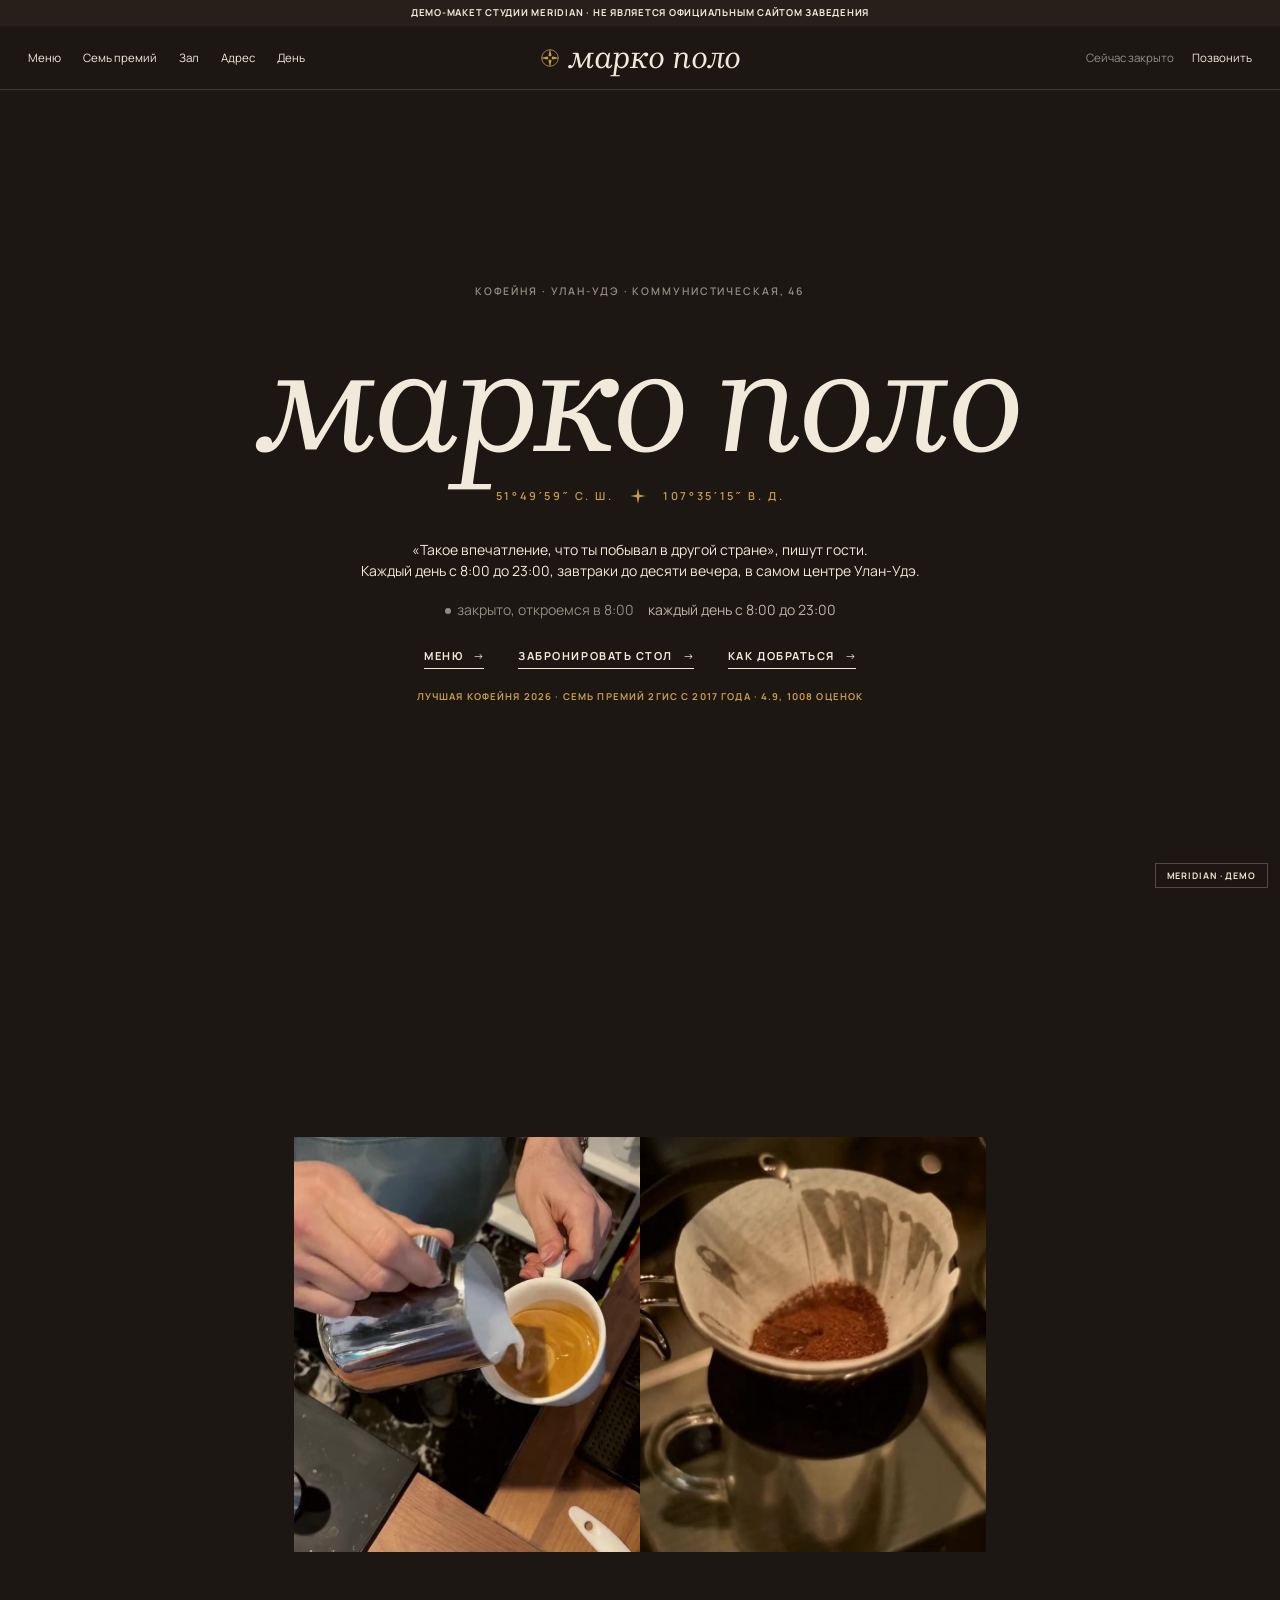
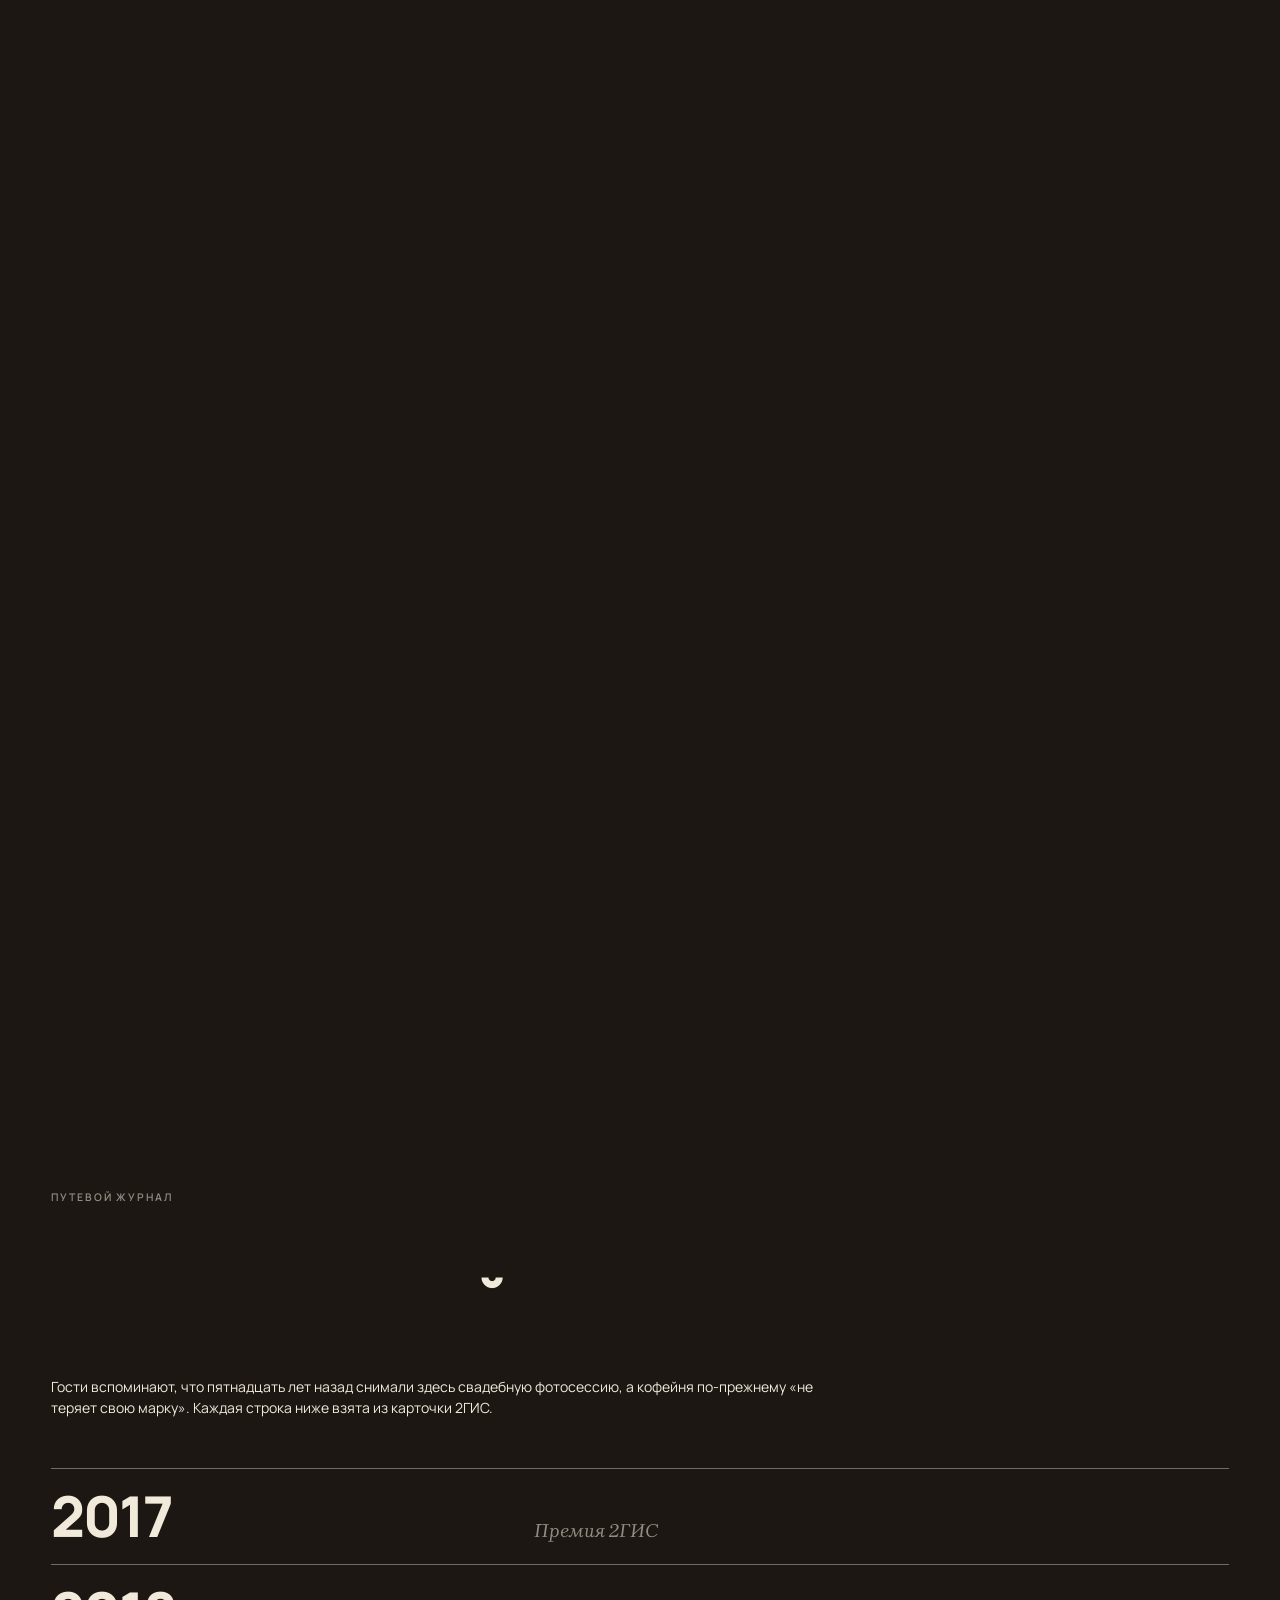
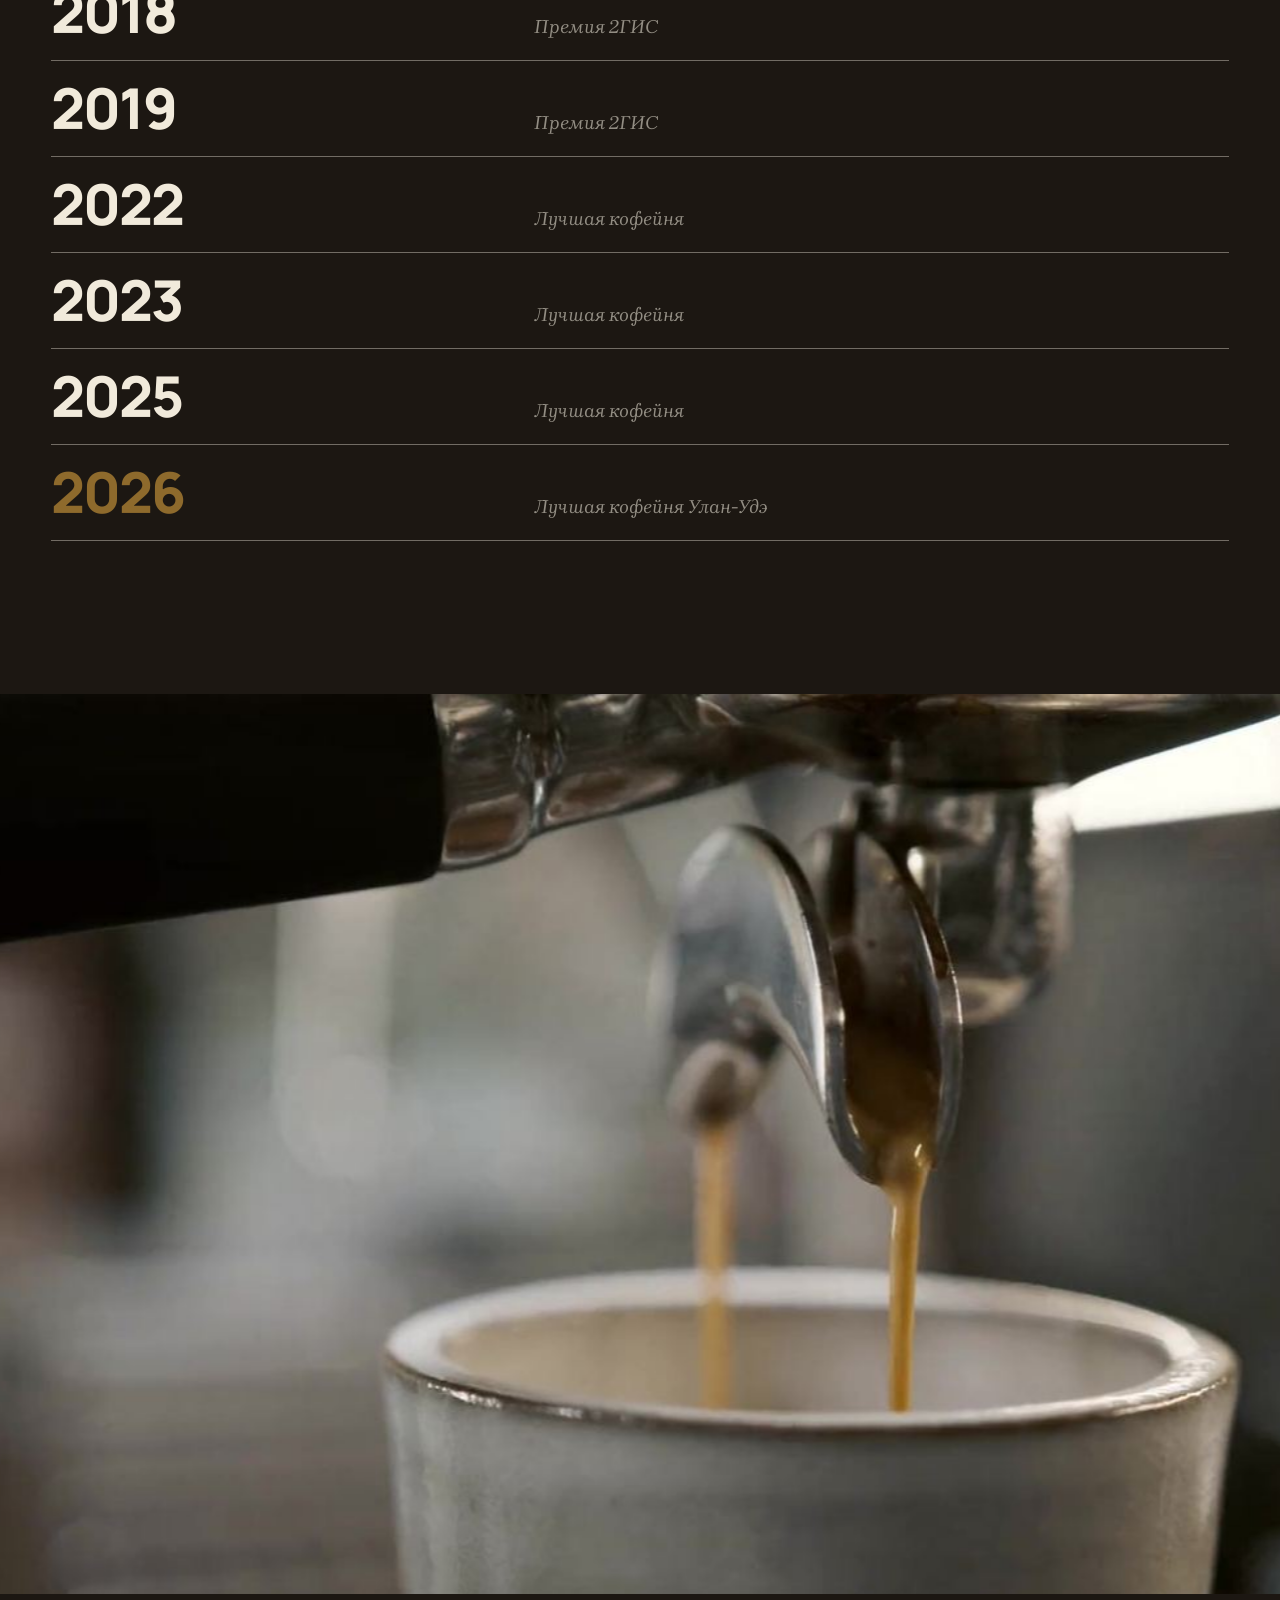
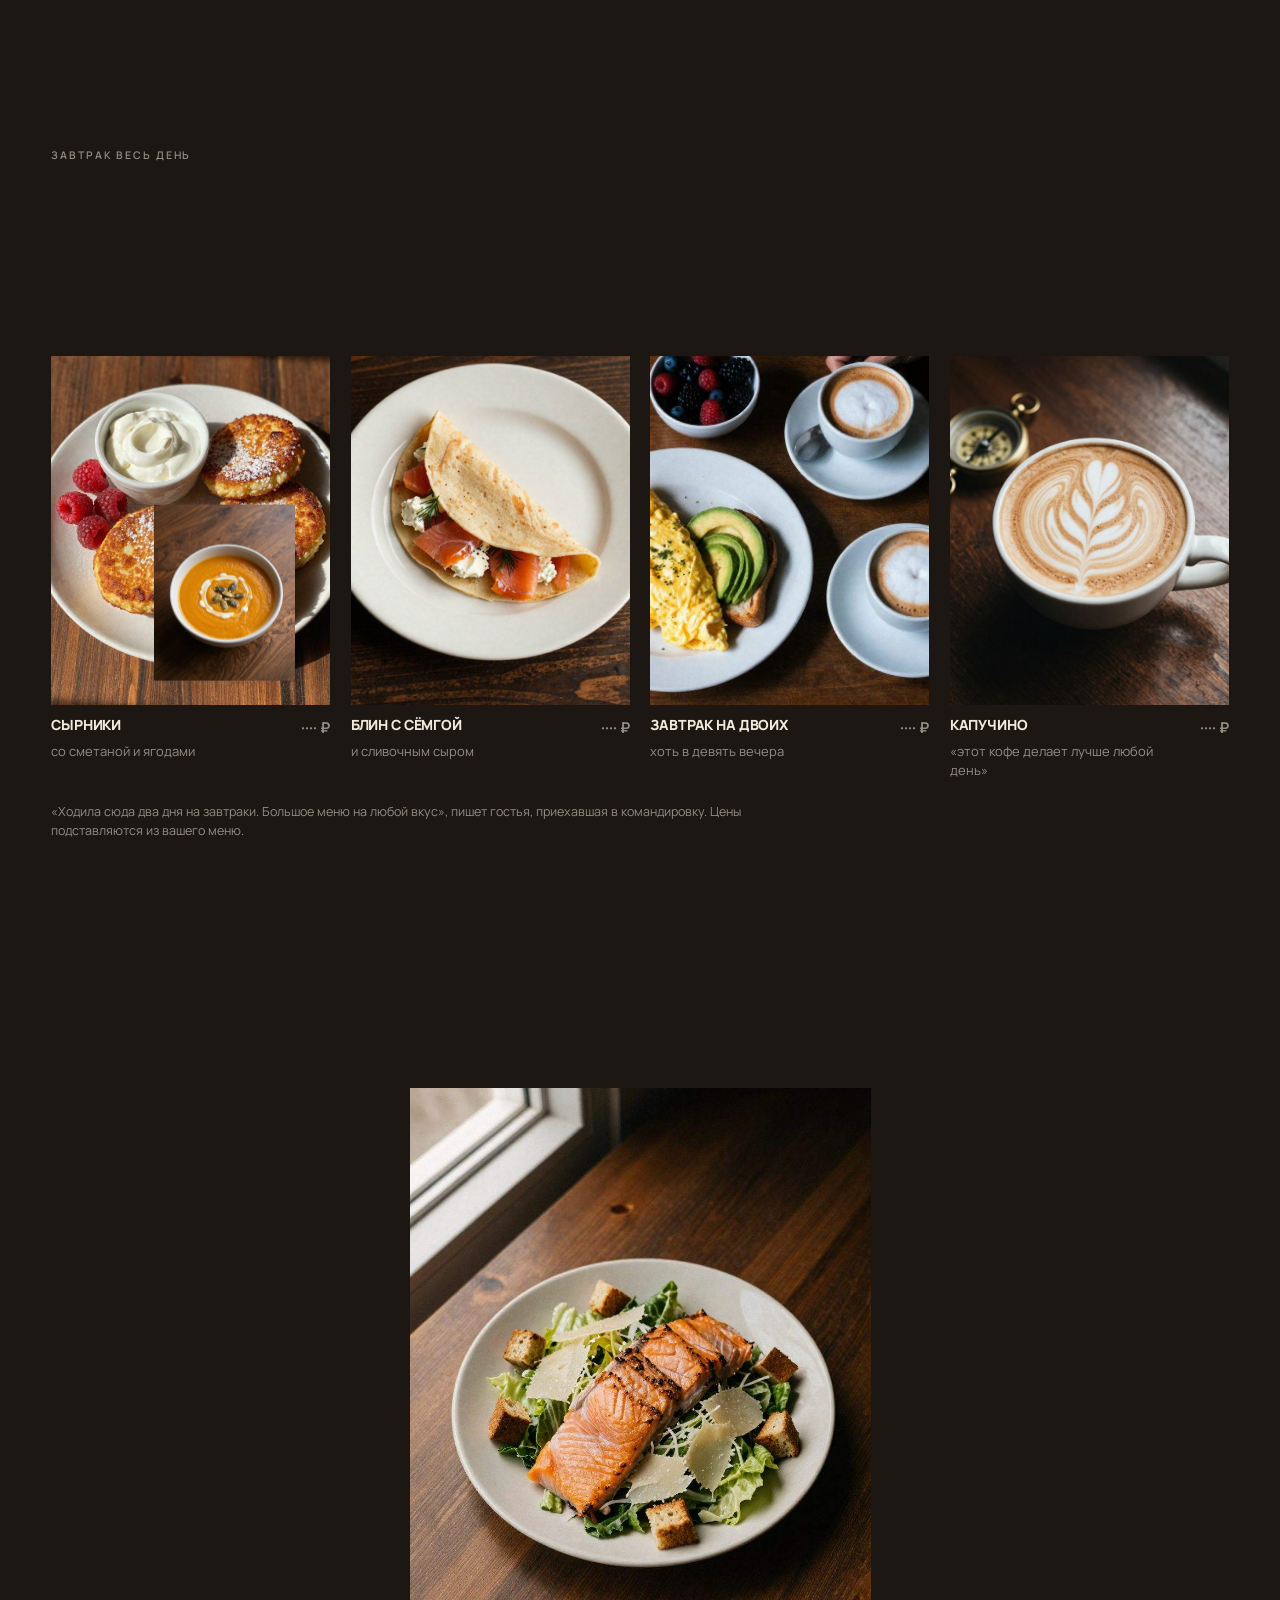
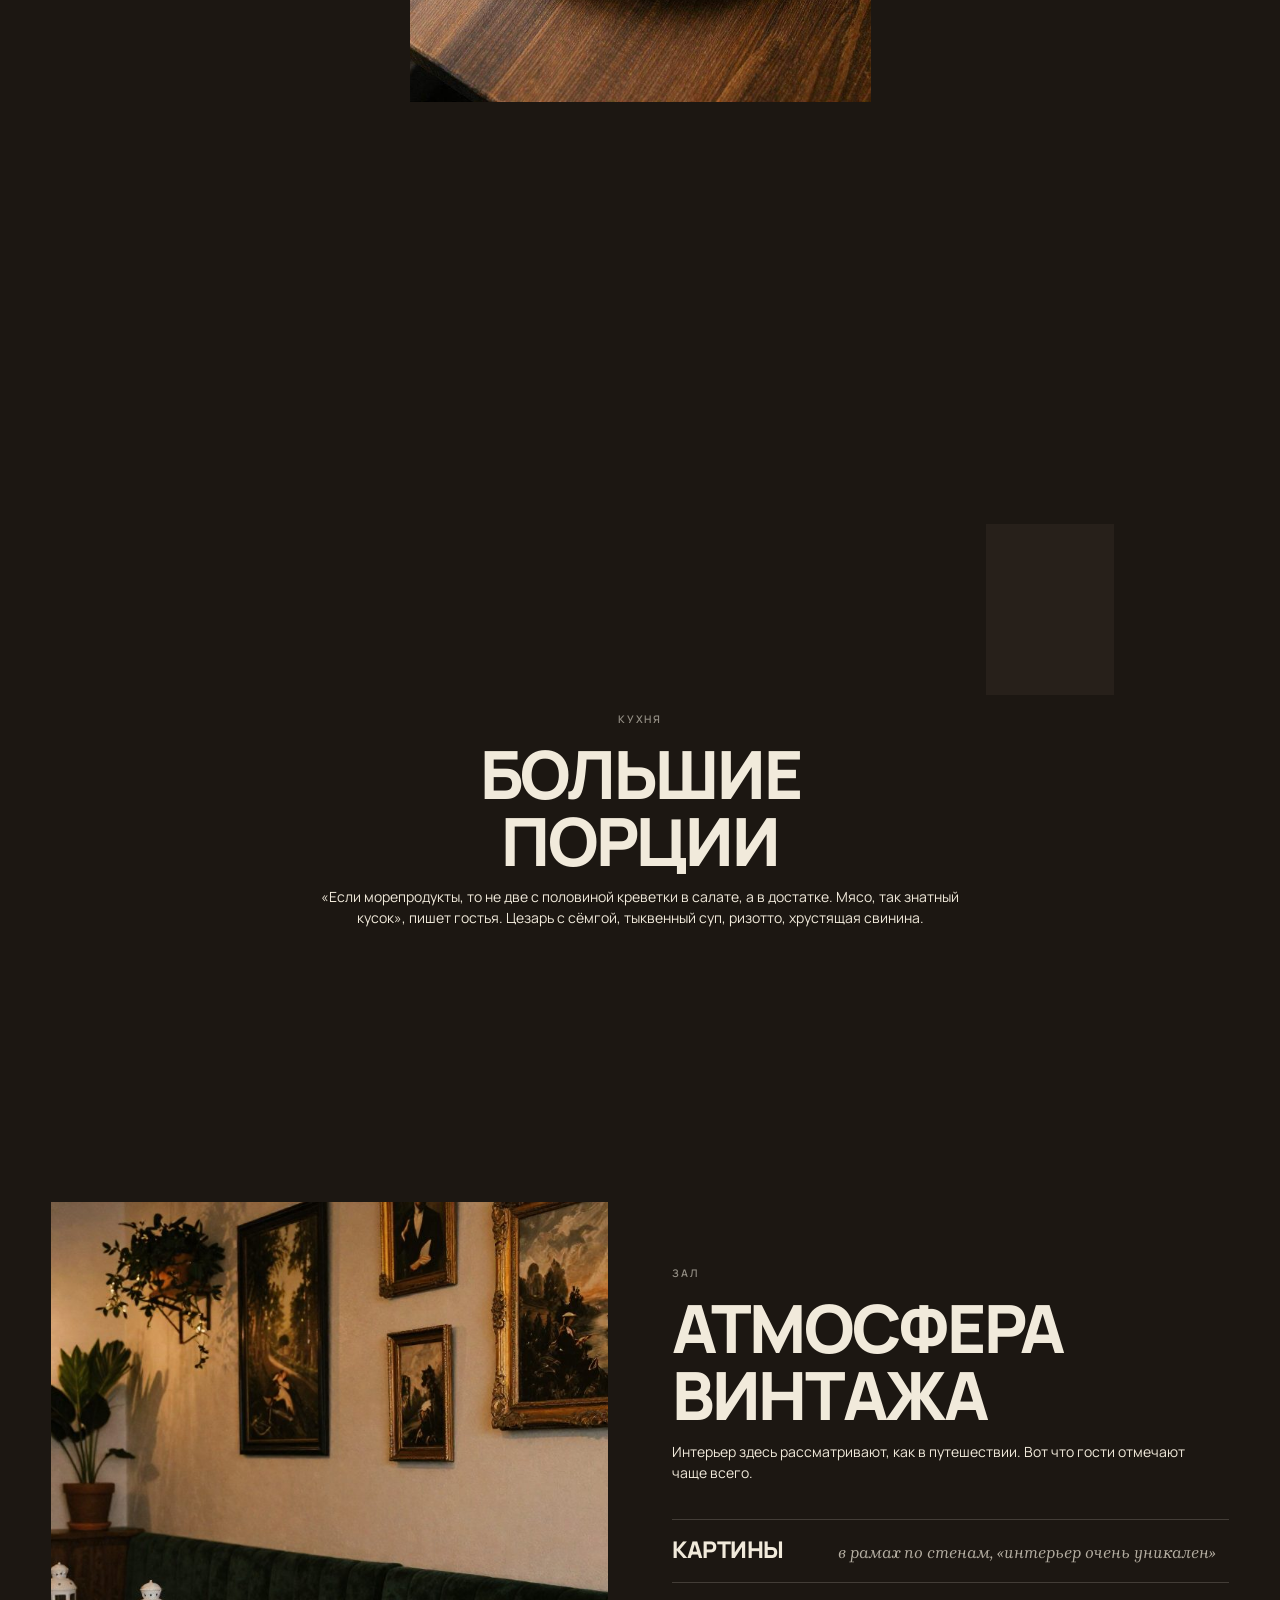
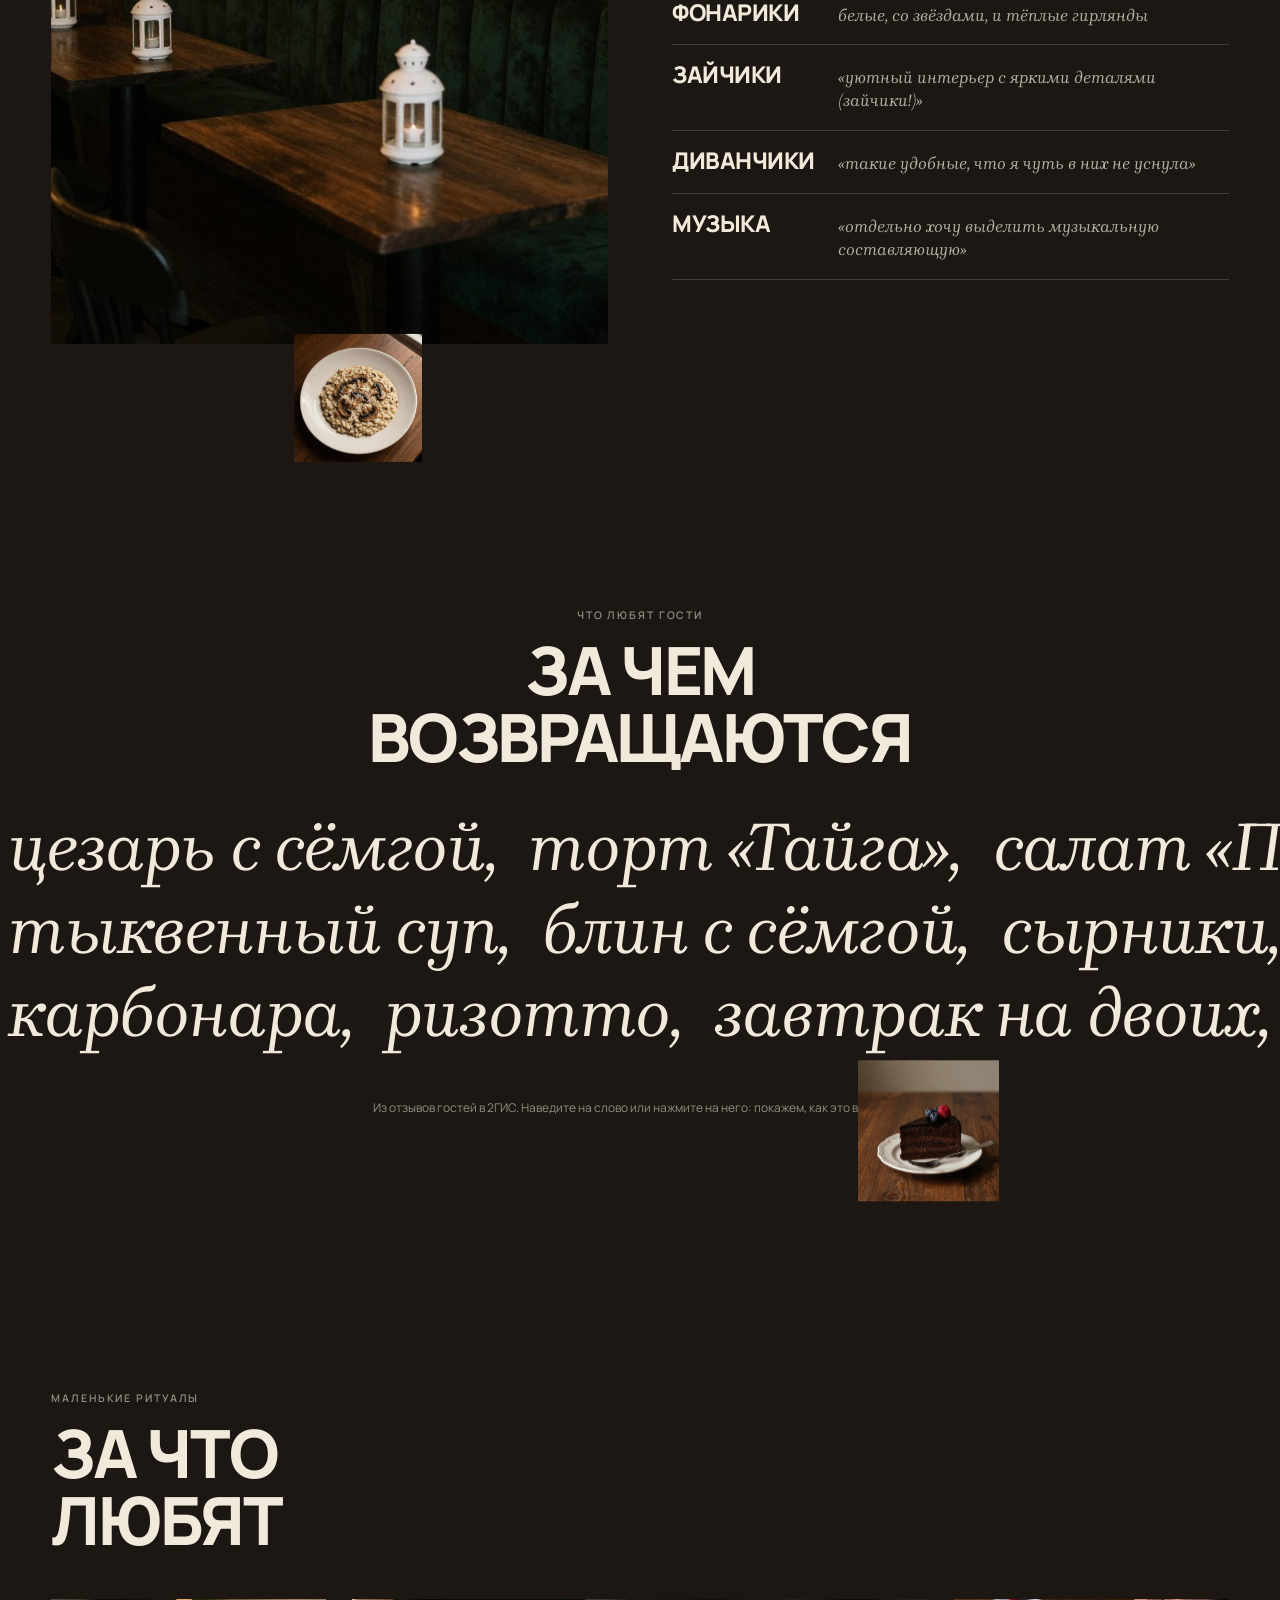
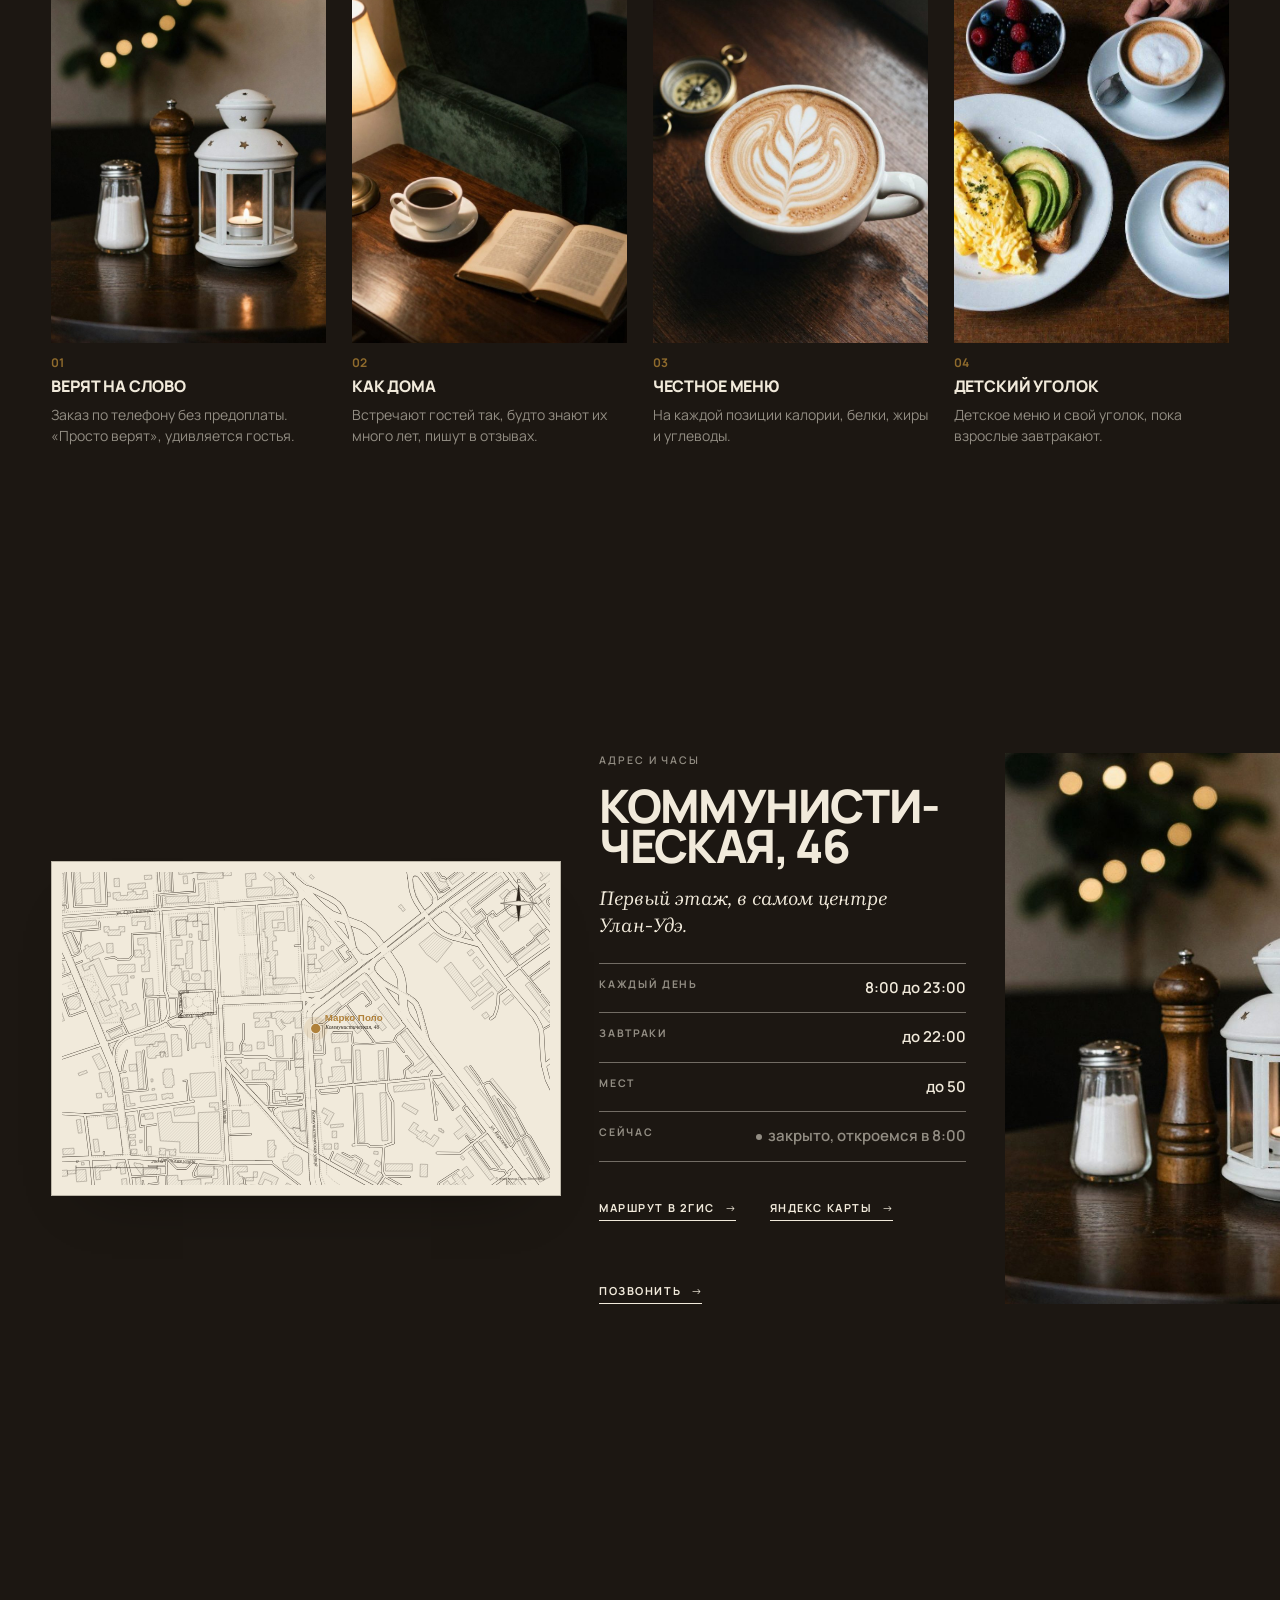
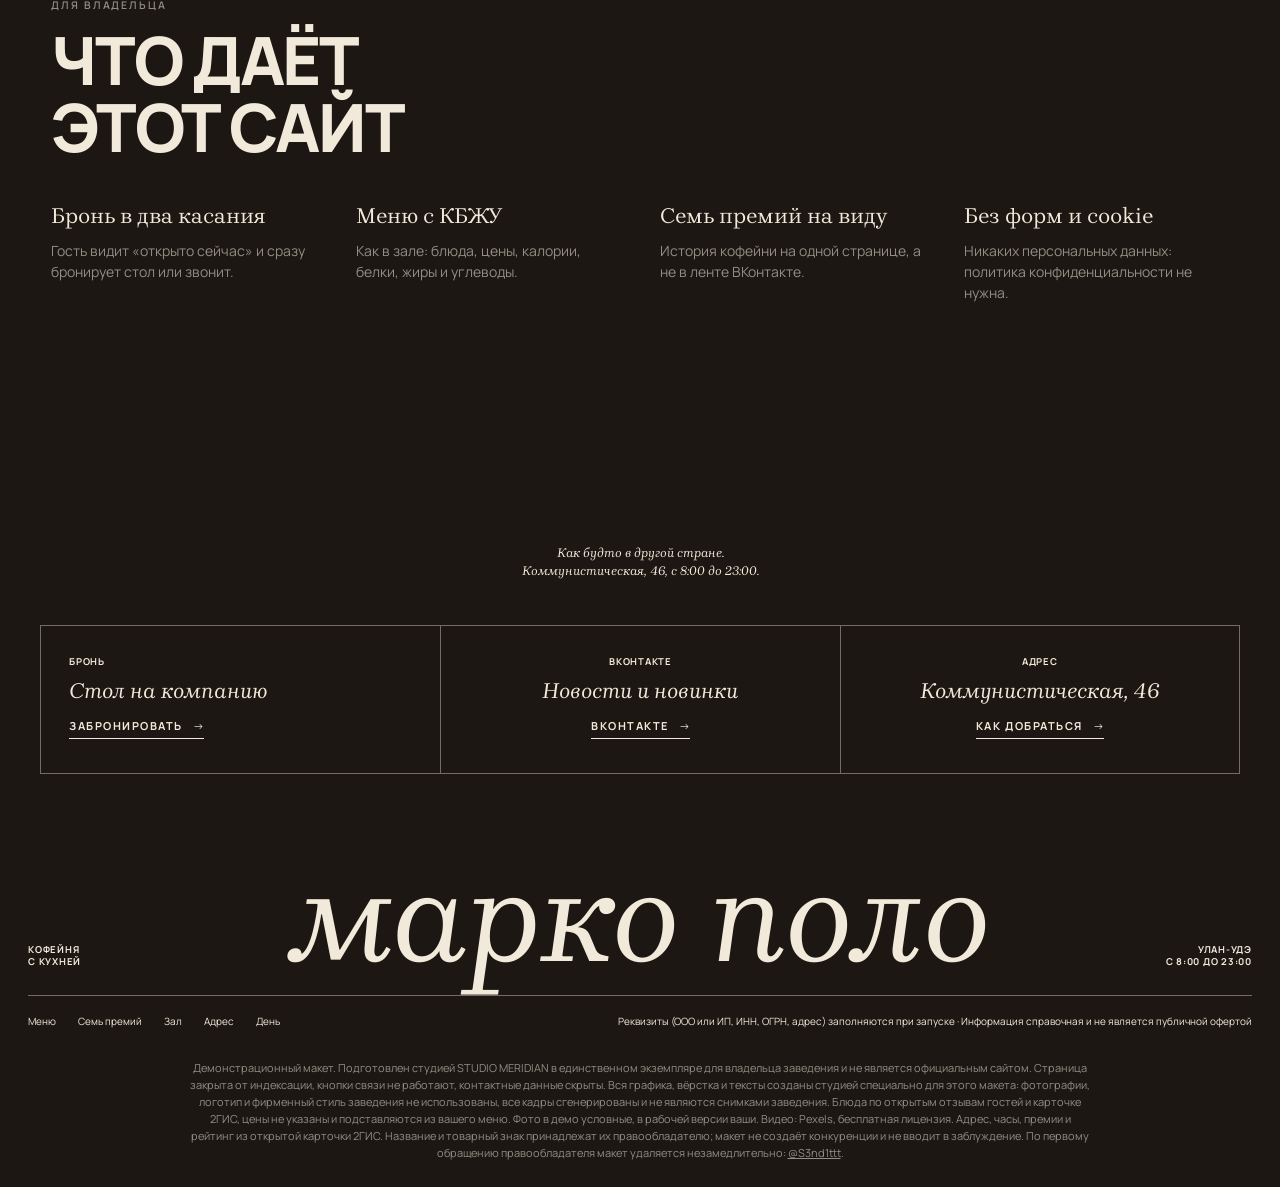
<file: index.html>
<!DOCTYPE html>
<html lang="ru" data-v="1" data-base="" class="nojs" data-tone="g" data-tz="8">
<head>
<meta charset="UTF-8">
<meta name="viewport" content="width=device-width, initial-scale=1, viewport-fit=cover">
<meta name="robots" content="noindex, nofollow">
<title>Демо-макет сайта · STUDIO MERIDIAN</title>
<meta name="description" content="Демо-макет сайта для кофейни Марко Поло в Улан‑Удэ: семь премий 2ГИС, завтраки до 22:00, винтажный зал на Коммунистической.">
<meta name="theme-color" content="#1C1712">
<meta property="og:type" content="website">
<meta property="og:title" content="Демо-макет сайта · STUDIO MERIDIAN">
<meta property="og:description" content="Демо-макет сайта для кофейни Марко Поло в Улан‑Удэ: семь премий 2ГИС, завтраки до 22:00, винтажный зал на Коммунистической.">
<meta property="og:url" content="https://sasakolpakoh227-a11y.github.io/marcopolo/">
<meta property="og:image" content="https://sasakolpakoh227-a11y.github.io/marcopolo/img/og.jpg?v=1">
<link rel="icon" href="data:image/svg+xml,%3Csvg xmlns='http://www.w3.org/2000/svg' viewBox='0 0 40 40'%3E%3Crect width='40' height='40' rx='9' fill='%231C1712'/%3E%3Cpath d='M20 5l2.6 12.4L35 20l-12.4 2.6L20 35l-2.6-12.4L5 20l12.4-2.6z' fill='%23C69A4E'/%3E%3C/svg%3E">
<link rel="preload" href="fonts/manrope.woff2" as="font" type="font/woff2" crossorigin>
<link rel="preload" href="fonts/brygada-italic.woff2" as="font" type="font/woff2" crossorigin>
<link rel="stylesheet" href="skin.css?v=3e9a153c">
<link rel="stylesheet" href="venue.css?v=9b171f7e">
<noscript><style>.curtain{display:none}</style></noscript>
</head>
<body>
<p class="demo-strip">Демо-макет студии MERIDIAN · не является официальным сайтом заведения</p>
<div class="curtain" aria-hidden="true"><p class="wm"><span style="--i:0">м</span><span style="--i:1">а</span><span style="--i:2">р</span><span style="--i:3">к</span><span style="--i:4">о</span><span style="--i:5">&nbsp;</span><span style="--i:6">п</span><span style="--i:7">о</span><span style="--i:8">л</span><span style="--i:9">о</span></p><div class="pic"><div class="pi"><img src="img/m-hall.jpg?v=1" alt="" decoding="async" width="864" height="1152"></div></div></div>
<div class="veil" aria-hidden="true"></div>
<header class="top">
  <nav class="nav" aria-label="Разделы"><a href="menu/">Меню</a><a href="#premii">Семь премий</a><a href="#zal">Зал</a><a href="#adres">Адрес</a><a href="den/">День</a></nav>
  <button class="burger" type="button" aria-expanded="false" aria-controls="menu">Меню</button>
  <a class="logo" href="" aria-label="Марко Поло, на главную"><svg class="lamp" viewBox="0 0 40 40" aria-hidden="true"><circle cx="20" cy="20" r="15" fill="none" stroke="currentColor" stroke-width="1.4"/><path d="M20 3l3 14 14 3-14 3-3 14-3-14-14-3 14-3z" fill="currentColor"/><path d="M20 12l2 6 6 2-6 2-2 6-2-6-6-2 6-2z" fill="#1C1712" transform="rotate(45 20 20)"/></svg><span>марко поло</span></a>
  <div class="right"><span class="now" data-now></span><button type="button" data-hint="Телефон скрыт в демо. В рабочей версии кнопка сразу набирает номер.">Позвонить</button></div>
</header>
<div class="menu" id="menu" hidden><nav aria-label="Меню"><a href="menu/">Меню</a><a href="#premii">Семь премий</a><a href="#zal">Зал</a><a href="#adres">Адрес</a><a href="den/">День</a></nav></div>
<main>

  <section class="hero c0" data-bg="g">
    <p class="kick">Кофейня · Улан‑Удэ · Коммунистическая, 46</p>
    <h1 class="mw rv-f"><span class="vh">Марко Поло</span><span aria-hidden="true">марко поло</span></h1>
    <p class="geo rv-f" aria-label="Координаты кофейни"><span>51°49′59″ с. ш.</span><svg viewBox="0 0 40 40" aria-hidden="true"><path d="M20 3l3 14 14 3-14 3-3 14-3-14-14-3 14-3z" fill="currentColor"/></svg><span>107°35′15″ в. д.</span></p>
    <p class="lead rv-f">«Такое впечатление, что ты побывал в другой стране», пишут гости.<br>Каждый день с 8:00 до 23:00, завтраки до десяти вечера, в самом центре Улан‑Удэ.</p>
    <p class="zst rv-f"><span class="st" data-open="8" data-close="23" data-open-we="8" data-close-we="23"></span><span>каждый день с 8:00 до 23:00</span></p>
    <div class="hbtns rv-f"><a class="btn" href="menu/">Меню</a><button class="btn" type="button" data-hint="В рабочей версии кнопка открывает бронь стола или звонок администратору.">Забронировать стол</button><a class="btn" href="#adres">Как добраться</a></div>
    <p class="award rv-f">Лучшая кофейня 2026 · семь премий 2ГИС с 2017 года · 4.9, 1008 оценок</p>
  </section>
  <section class="duo" data-bg="g" aria-label="Бариста за работой">
    <div class="stick"><div class="pair">
      <figure class="px"><video data-src="video/v-latte.mp4" poster="img/v-latte.jpg?v=1" muted loop playsinline preload="none" width="750" height="900" aria-label="Бариста рисует латте-арт"></video></figure>
      <figure class="px"><video data-src="video/v-pour.mp4" poster="img/v-pour.jpg?v=1" muted loop playsinline preload="none" width="750" height="900" aria-label="Кофе заваривают в воронке"></video></figure>
    </div></div>
  </section>
  <section class="jr" data-bg="p" id="premii">
    <div class="sh">
      <p class="kick">Путевой журнал</p>
      <h2 class="cap l rv"><span class="ln"><span>Семь премий</span></span><span class="ln"><span>за десять лет</span></span></h2>
      <p class="lead">Гости вспоминают, что пятнадцать лет назад снимали здесь свадебную фотосессию, а кофейня по-прежнему «не теряет свою марку». Каждая строка ниже взята из карточки 2ГИС.</p>
    </div>
    <ol class="rows"><li><b>2017</b><span>Премия 2ГИС</span></li><li><b>2018</b><span>Премия 2ГИС</span></li><li><b>2019</b><span>Премия 2ГИС</span></li><li><b>2022</b><span>Лучшая кофейня</span></li><li><b>2023</b><span>Лучшая кофейня</span></li><li><b>2025</b><span>Лучшая кофейня</span></li><li><b>2026</b><span>Лучшая кофейня Улан‑Удэ</span></li></ol>
  </section>
  <section class="roast" data-bg="g" aria-label="Эспрессо льётся в чашку">
    <div class="wide"><video data-src="video/v-espresso.mp4" poster="img/v-espresso.jpg?v=1" muted loop playsinline preload="none" width="1920" height="1080" aria-label="Эспрессо льётся из рожка в чашку"></video></div>
  </section>
  <section class="kart" data-bg="p" id="zavtrak">
    <p class="kick">Завтрак весь день</p>
    <h2 class="cap l rv"><span class="ln"><span>Завтракать</span></span><span class="ln"><span>до десяти вечера</span></span></h2>
    <div class="kg"><figure><div class="kp px"><img src="img/m-syrniki.jpg?v=1" alt="Сырники" loading="lazy" decoding="async" width="896" height="1120"></div><figcaption><b>Сырники</b><span>со сметаной и ягодами</span><em>···· ₽</em></figcaption></figure><figure><div class="kp px"><img src="img/m-blin.jpg?v=1" alt="Блин с сёмгой" loading="lazy" decoding="async" width="896" height="1120"></div><figcaption><b>Блин с сёмгой</b><span>и сливочным сыром</span><em>···· ₽</em></figcaption></figure><figure><div class="kp px"><img src="img/m-breakfast.jpg?v=1" alt="Завтрак на двоих" loading="lazy" decoding="async" width="896" height="1120"></div><figcaption><b>Завтрак на двоих</b><span>хоть в девять вечера</span><em>···· ₽</em></figcaption></figure><figure><div class="kp px"><img src="img/m-cup.jpg?v=1" alt="Капучино" loading="lazy" decoding="async" width="896" height="1120"></div><figcaption><b>Капучино</b><span>«этот кофе делает лучше любой день»</span><em>···· ₽</em></figcaption></figure></div>
    <p class="fn2">«Ходила сюда два дня на завтраки. Большое меню на любой вкус», пишет гостья, приехавшая в командировку. Цены подставляются из вашего меню.</p>
  </section>
  <section class="collage" data-bg="g">
    <div class="fl"><figure class="c0" data-s="0"><img src="img/m-caesar.jpg?v=1" alt="Цезарь с сёмгой" loading="lazy" decoding="async"></figure><figure class="c1" data-s="-.35"><img src="img/m-pumpkin.jpg?v=1" alt="" loading="lazy" decoding="async"></figure><figure class="c2" data-s=".45"><img src="img/m-pork.jpg?v=1" alt="" loading="lazy" decoding="async"></figure><figure class="c3" data-s=".75"><img src="img/m-risotto.jpg?v=1" alt="" loading="lazy" decoding="async"></figure><figure class="c4" data-s="1.05"><img src="img/m-cake.jpg?v=1" alt="" loading="lazy" decoding="async"></figure><figure class="c5" data-s=".6"><img src="img/m-blin.jpg?v=1" alt="" loading="lazy" decoding="async"></figure></div>
    <div class="say">
      <p class="kick">Кухня</p>
      <h2 class="cap l rv"><span class="ln"><span>Большие</span></span><span class="ln"><span>порции</span></span></h2>
      <p class="lead">«Если морепродукты, то не две с половиной креветки в салате, а в достатке. Мясо, так знатный кусок», пишет гостья. Цезарь с сёмгой, тыквенный суп, ризотто, хрустящая свинина.</p>
    </div>
  </section>
  <section class="zal" data-bg="g" id="zal">
    <figure class="px zp"><img src="img/m-hall.jpg?v=1" alt="Зал кофейни вечером: зелёный бархат, фонарики, картины" loading="lazy" decoding="async" width="864" height="1152"></figure>
    <div class="zi">
      <p class="kick">Зал</p>
      <h2 class="cap l rv"><span class="ln"><span>Атмосфера</span></span><span class="ln"><span>винтажа</span></span></h2>
      <p class="lead">Интерьер здесь рассматривают, как в путешествии. Вот что гости отмечают чаще всего.</p>
      <ul class="zl"><li><b>Картины</b><span>в рамах по стенам, «интерьер очень уникален»</span></li><li><b>Фонарики</b><span>белые, со звёздами, и тёплые гирлянды</span></li><li><b>Зайчики</b><span>«уютный интерьер с яркими деталями (зайчики!)»</span></li><li><b>Диванчики</b><span>«такие удобные, что я чуть в них не уснула»</span></li><li><b>Музыка</b><span>«отдельно хочу выделить музыкальную составляющую»</span></li></ul>
    </div>
  </section>
  <section class="playlist" data-bg="l">
    <p class="kick">Что любят гости</p>
    <h2 class="cap l rv"><span class="ln"><span>За чем</span></span><span class="ln"><span>возвращаются</span></span></h2>
    <div class="mqs" aria-label="Любимые позиции гостей"><div class="mq"><div class="mqi"><span class="tr" data-c="caes">цезарь с сёмгой,</span> <span class="tr" data-c="cake">торт «Тайга»,</span> <span class="tr" data-c="ris">салат «Портобелло»,</span> <span class="tr" data-c="pork">хрустящая свинина,</span> <span class="tr" data-c="pump">тыквенный суп,</span> <span class="tr" data-c="blin">блин с сёмгой,</span> <span class="tr" data-c="syr">сырники,</span> <span class="tr" data-c="cup">капучино,</span> <span class="tr" data-c="ris">карбонара,</span> <span class="tr" data-c="ris">ризотто,</span> <span class="tr" data-c="brk">завтрак на двоих,</span> <span class="tr" data-c="pork">крылышки,</span><span class="tr" data-c="caes">цезарь с сёмгой,</span> <span class="tr" data-c="cake">торт «Тайга»,</span> <span class="tr" data-c="ris">салат «Портобелло»,</span> <span class="tr" data-c="pork">хрустящая свинина,</span> <span class="tr" data-c="pump">тыквенный суп,</span> <span class="tr" data-c="blin">блин с сёмгой,</span> <span class="tr" data-c="syr">сырники,</span> <span class="tr" data-c="cup">капучино,</span> <span class="tr" data-c="ris">карбонара,</span> <span class="tr" data-c="ris">ризотто,</span> <span class="tr" data-c="brk">завтрак на двоих,</span> <span class="tr" data-c="pork">крылышки,</span></div></div><div class="mq rev"><div class="mqi"><span class="tr" data-c="pump">тыквенный суп,</span> <span class="tr" data-c="blin">блин с сёмгой,</span> <span class="tr" data-c="syr">сырники,</span> <span class="tr" data-c="cup">капучино,</span> <span class="tr" data-c="ris">карбонара,</span> <span class="tr" data-c="ris">ризотто,</span> <span class="tr" data-c="brk">завтрак на двоих,</span> <span class="tr" data-c="pork">крылышки,</span> <span class="tr" data-c="caes">цезарь с сёмгой,</span> <span class="tr" data-c="cake">торт «Тайга»,</span> <span class="tr" data-c="ris">салат «Портобелло»,</span> <span class="tr" data-c="pork">хрустящая свинина,</span><span class="tr" data-c="pump">тыквенный суп,</span> <span class="tr" data-c="blin">блин с сёмгой,</span> <span class="tr" data-c="syr">сырники,</span> <span class="tr" data-c="cup">капучино,</span> <span class="tr" data-c="ris">карбонара,</span> <span class="tr" data-c="ris">ризотто,</span> <span class="tr" data-c="brk">завтрак на двоих,</span> <span class="tr" data-c="pork">крылышки,</span> <span class="tr" data-c="caes">цезарь с сёмгой,</span> <span class="tr" data-c="cake">торт «Тайга»,</span> <span class="tr" data-c="ris">салат «Портобелло»,</span> <span class="tr" data-c="pork">хрустящая свинина,</span></div></div><div class="mq"><div class="mqi"><span class="tr" data-c="ris">карбонара,</span> <span class="tr" data-c="ris">ризотто,</span> <span class="tr" data-c="brk">завтрак на двоих,</span> <span class="tr" data-c="pork">крылышки,</span> <span class="tr" data-c="caes">цезарь с сёмгой,</span> <span class="tr" data-c="cake">торт «Тайга»,</span> <span class="tr" data-c="ris">салат «Портобелло»,</span> <span class="tr" data-c="pork">хрустящая свинина,</span> <span class="tr" data-c="pump">тыквенный суп,</span> <span class="tr" data-c="blin">блин с сёмгой,</span> <span class="tr" data-c="syr">сырники,</span> <span class="tr" data-c="cup">капучино,</span><span class="tr" data-c="ris">карбонара,</span> <span class="tr" data-c="ris">ризотто,</span> <span class="tr" data-c="brk">завтрак на двоих,</span> <span class="tr" data-c="pork">крылышки,</span> <span class="tr" data-c="caes">цезарь с сёмгой,</span> <span class="tr" data-c="cake">торт «Тайга»,</span> <span class="tr" data-c="ris">салат «Портобелло»,</span> <span class="tr" data-c="pork">хрустящая свинина,</span> <span class="tr" data-c="pump">тыквенный суп,</span> <span class="tr" data-c="blin">блин с сёмгой,</span> <span class="tr" data-c="syr">сырники,</span> <span class="tr" data-c="cup">капучино,</span></div></div></div>
    <p class="pl-note">Из отзывов гостей в 2ГИС. Наведите на слово или нажмите на него: покажем, как это выглядит.</p>
    <div class="cover" aria-hidden="true"><img alt=""></div>
  </section>
  <section class="rit" data-bg="p">
    <p class="kick">Маленькие ритуалы</p>
    <h2 class="cap l rv"><span class="ln"><span>За что</span></span><span class="ln"><span>любят</span></span></h2>
    <div class="rg"><article><figure class="px"><img src="img/m-lantern.jpg?v=1" alt="Верят на слово" loading="lazy" decoding="async"></figure><p class="rn">01</p><b>Верят на слово</b><p>Заказ по телефону без предоплаты. «Просто верят», удивляется гостья.</p></article><article><figure class="px"><img src="img/m-velvet.jpg?v=1" alt="Как дома" loading="lazy" decoding="async"></figure><p class="rn">02</p><b>Как дома</b><p>Встречают гостей так, будто знают их много лет, пишут в отзывах.</p></article><article><figure class="px"><img src="img/m-cup.jpg?v=1" alt="Честное меню" loading="lazy" decoding="async"></figure><p class="rn">03</p><b>Честное меню</b><p>На каждой позиции калории, белки, жиры и углеводы.</p></article><article><figure class="px"><img src="img/m-breakfast.jpg?v=1" alt="Детский уголок" loading="lazy" decoding="async"></figure><p class="rn">04</p><b>Детский уголок</b><p>Детское меню и свой уголок, пока взрослые завтракают.</p></article></div>
  </section>
  <section class="addr" data-bg="p" id="adres">
    <figure class="map"><img src="img/map.svg" alt="Карта центра Улан‑Удэ: Марко Поло на Коммунистической, 46" loading="lazy" decoding="async" width="1400" height="900"></figure>
    <div class="ai">
      <p class="kick">Адрес и часы</p>
      <h2 class="cap l rv"><span class="ln"><span>Коммунисти&shy;ческая, 46</span></span></h2>
      <p class="it2">Первый этаж, в самом центре Улан‑Удэ.</p>
      <dl class="hrs"><div><dt>Каждый день</dt><dd>8:00 до 23:00</dd></div><div><dt>Завтраки</dt><dd>до 22:00</dd></div><div><dt>Мест</dt><dd>до 50</dd></div>
        <div><dt>Сейчас</dt><dd><span class="st" data-open="8" data-close="23" data-open-we="8" data-close-we="23"></span></dd></div></dl>
      <div class="hbtns"><button class="btn" type="button" data-hint="В рабочей версии кнопка откроет маршрут в 2ГИС.">Маршрут в 2ГИС</button><button class="btn" type="button" data-hint="В рабочей версии кнопка откроет маршрут в Яндекс Картах.">Яндекс Карты</button><button class="btn" type="button" data-hint="В рабочей версии кнопка сразу набирает номер.">Позвонить</button></div>
    </div>
    <figure class="px ap"><img src="img/m-lantern.jpg?v=1" alt="Фонарик со звёздами на столе в кофейне" loading="lazy" decoding="async" width="864" height="1152"></figure>
  </section>
  <section class="gives" data-bg="k">
    <p class="kick">Для владельца</p>
    <h2 class="cap l rv"><span class="ln"><span>Что даёт</span></span><span class="ln"><span>этот сайт</span></span></h2>
    <div class="gv"><div><b>Бронь в два касания</b><p>Гость видит «открыто сейчас» и сразу бронирует стол или звонит.</p></div><div><b>Меню с КБЖУ</b><p>Как в зале: блюда, цены, калории, белки, жиры и углеводы.</p></div><div><b>Семь премий на виду</b><p>История кофейни на одной странице, а не в ленте ВКонтакте.</p></div><div><b>Без форм и cookie</b><p>Никаких персональных данных: политика конфиденциальности не нужна.</p></div></div>
  </section>
</main>
<footer class="foot" data-bg="g">
  <p class="quote">Как будто в другой стране.<br>Коммунистическая, 46, с 8:00 до 23:00.</p>
  <div class="boxes"><div class="box"><p class="k">Бронь</p><p class="it">Стол на компанию</p><button class="btn" type="button" data-hint="В рабочей версии бронь или звонок администратору.">Забронировать</button></div><div class="box"><p class="k">ВКонтакте</p><p class="it">Новости и новинки</p><button class="btn" type="button" data-hint="В рабочей версии здесь ваша группа ВКонтакте.">ВКонтакте</button></div><div class="box"><p class="k">Адрес</p><p class="it">Коммунистическая, 46</p><a class="btn" href="gde/">Как добраться</a></div></div>
  <div class="sig"><p class="k">Кофейня<br>с кухней</p><p class="wm" aria-hidden="true">марко поло</p><p class="k r">Улан‑Удэ<br>с 8:00 до 23:00</p></div>
  <div class="fine">
    <span><a href="menu/">Меню</a><a href="#premii">Семь премий</a><a href="#zal">Зал</a><a href="#adres">Адрес</a><a href="den/">День</a></span>
    <span>Реквизиты (ООО или ИП, ИНН, ОГРН, адрес) заполняются при запуске · Информация справочная и не является публичной офертой</span>
  </div>
  <p class="note">Демонстрационный макет. Подготовлен студией STUDIO MERIDIAN в единственном экземпляре для владельца заведения и не является официальным сайтом. Страница закрыта от индексации, кнопки связи не работают, контактные данные скрыты. Вся графика, вёрстка и тексты созданы студией специально для этого макета: фотографии, логотип и фирменный стиль заведения не использованы, все кадры сгенерированы и не являются снимками заведения. Блюда по открытым отзывам гостей и карточке 2ГИС, цены не указаны и подставляются из вашего меню. Фото в демо условные, в рабочей версии ваши. Видео: Pexels, бесплатная лицензия. Адрес, часы, премии и рейтинг из открытой карточки 2ГИС. Название и товарный знак принадлежат их правообладателю; макет не создаёт конкуренции и не вводит в заблуждение. По первому обращению правообладателя макет удаляется незамедлительно: <a href="https://t.me/S3nd1ttt" target="_blank" rel="noopener">@S3nd1ttt</a>.</p>
</footer>
<div class="toast" role="status" aria-live="polite" hidden></div>
<a class="mer-badge" href="https://t.me/S3nd1ttt" target="_blank" rel="noopener">MERIDIAN · Демо</a>
<script src="skin.js?v=94cd19e5"></script>
</body>
</html>
</file>
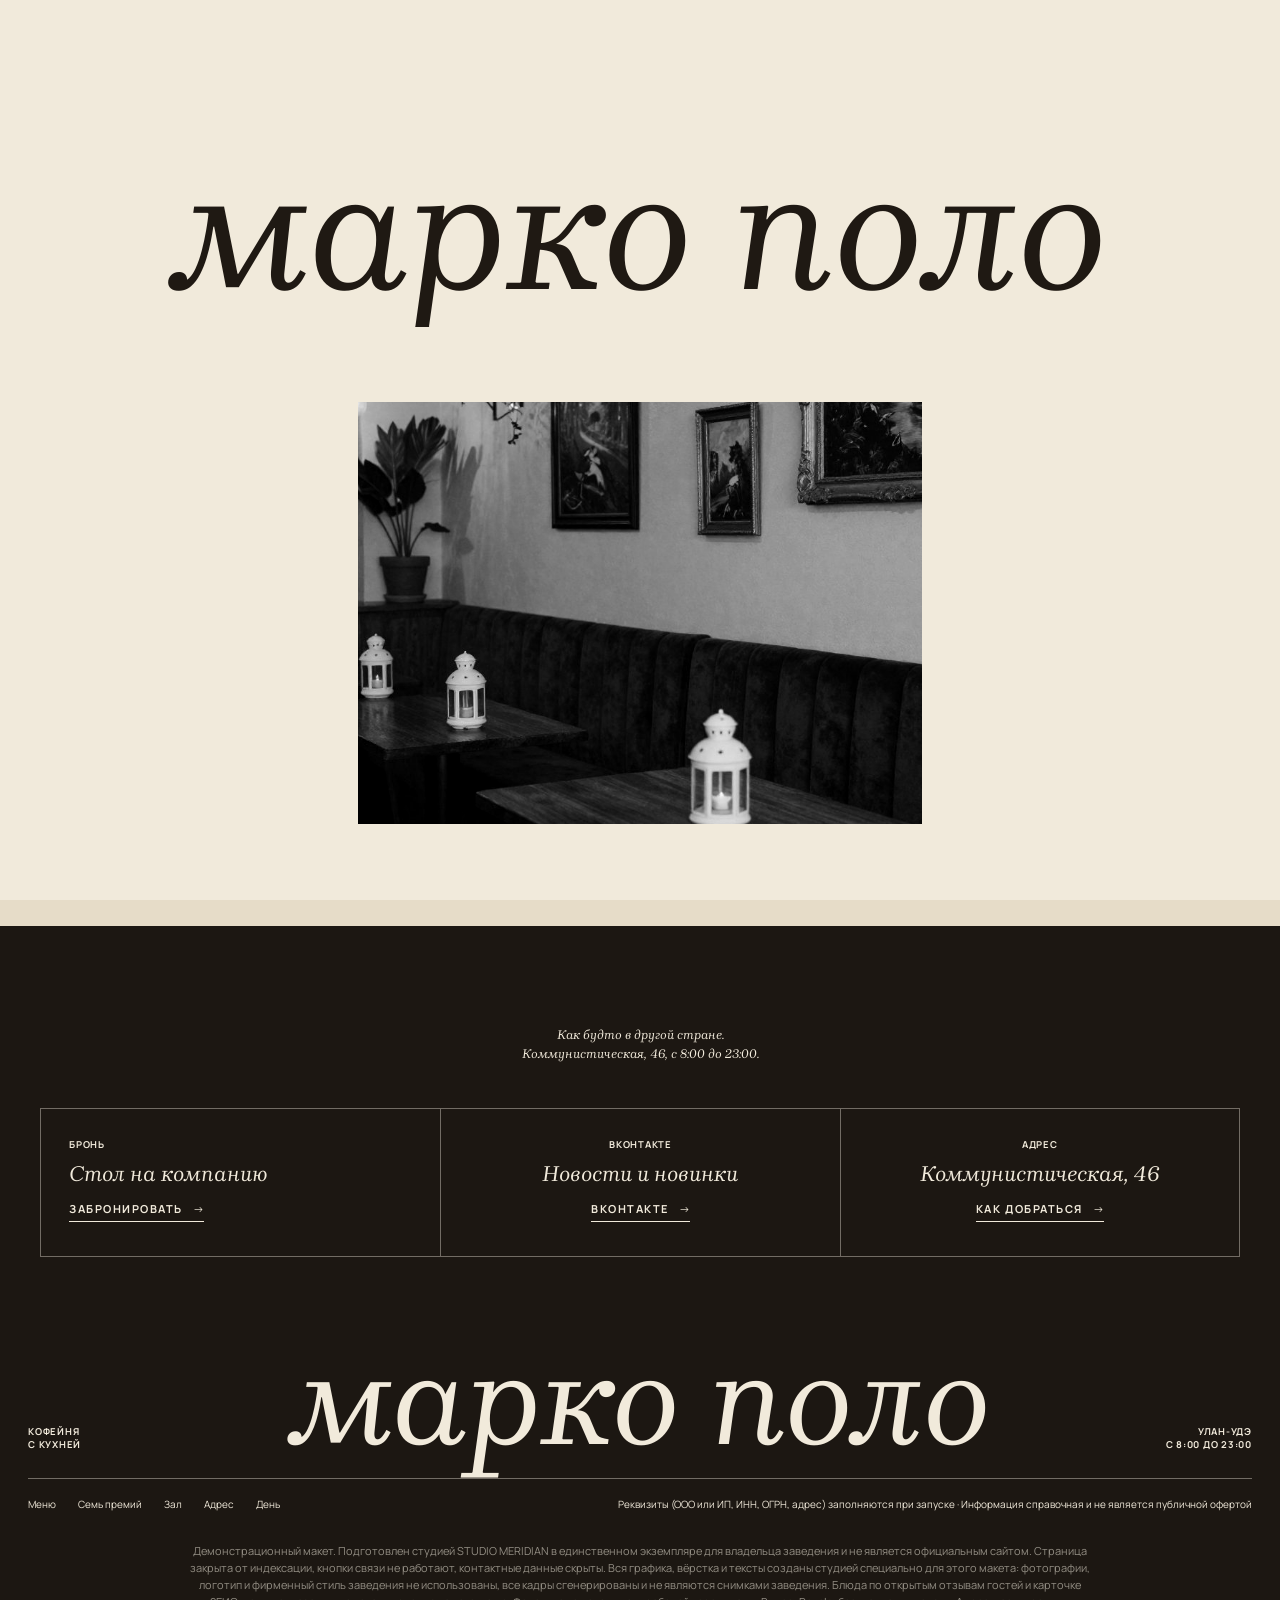
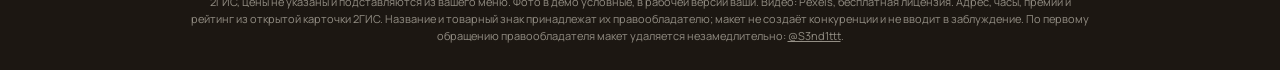
<file: 404/index.html>
<!DOCTYPE html>
<html lang="ru" data-v="1" data-base="../" class="nojs" data-tone="l" data-tz="8">
<head>
<meta charset="UTF-8">
<meta name="viewport" content="width=device-width, initial-scale=1, viewport-fit=cover">
<meta name="robots" content="noindex, nofollow">
<title>Страница не найдена · Демо-макет сайта · STUDIO MERIDIAN</title>
<meta name="description" content="Такой страницы нет.">
<meta name="theme-color" content="#1C1712">
<meta property="og:type" content="website">
<meta property="og:title" content="Демо-макет сайта · STUDIO MERIDIAN">
<meta property="og:description" content="Такой страницы нет.">
<meta property="og:url" content="https://sasakolpakoh227-a11y.github.io/marcopolo/404/">
<meta property="og:image" content="https://sasakolpakoh227-a11y.github.io/marcopolo/img/og.jpg?v=1">
<link rel="icon" href="data:image/svg+xml,%3Csvg xmlns='http://www.w3.org/2000/svg' viewBox='0 0 40 40'%3E%3Crect width='40' height='40' rx='9' fill='%231C1712'/%3E%3Cpath d='M20 5l2.6 12.4L35 20l-12.4 2.6L20 35l-2.6-12.4L5 20l12.4-2.6z' fill='%23C69A4E'/%3E%3C/svg%3E">
<link rel="preload" href="../fonts/manrope.woff2" as="font" type="font/woff2" crossorigin>
<link rel="preload" href="../fonts/brygada-italic.woff2" as="font" type="font/woff2" crossorigin>
<link rel="stylesheet" href="../skin.css?v=3e9a153c">
<link rel="stylesheet" href="../venue.css?v=9b171f7e">
<noscript><style>.curtain{display:none}</style></noscript>
</head>
<body>
<p class="demo-strip">Демо-макет студии MERIDIAN · не является официальным сайтом заведения</p>
<div class="curtain" aria-hidden="true"><p class="wm"><span style="--i:0">м</span><span style="--i:1">а</span><span style="--i:2">р</span><span style="--i:3">к</span><span style="--i:4">о</span><span style="--i:5">&nbsp;</span><span style="--i:6">п</span><span style="--i:7">о</span><span style="--i:8">л</span><span style="--i:9">о</span></p><div class="pic"><div class="pi"><img src="../img/m-hall.jpg?v=1" alt="" decoding="async" width="864" height="1152"></div></div></div>
<div class="veil" aria-hidden="true"></div>
<header class="top">
  <nav class="nav" aria-label="Разделы"><a href="../menu/">Меню</a><a href="../#premii">Семь премий</a><a href="../#zal">Зал</a><a href="../#adres">Адрес</a><a href="../den/">День</a></nav>
  <button class="burger" type="button" aria-expanded="false" aria-controls="menu">Меню</button>
  <a class="logo" href="../" aria-label="Марко Поло, на главную"><svg class="lamp" viewBox="0 0 40 40" aria-hidden="true"><circle cx="20" cy="20" r="15" fill="none" stroke="currentColor" stroke-width="1.4"/><path d="M20 3l3 14 14 3-14 3-3 14-3-14-14-3 14-3z" fill="currentColor"/><path d="M20 12l2 6 6 2-6 2-2 6-2-6-6-2 6-2z" fill="#1C1712" transform="rotate(45 20 20)"/></svg><span>марко поло</span></a>
  <div class="right"><span class="now" data-now></span><button type="button" data-hint="Телефон скрыт в демо. В рабочей версии кнопка сразу набирает номер.">Позвонить</button></div>
</header>
<div class="menu" id="menu" hidden><nav aria-label="Меню"><a href="../menu/">Меню</a><a href="../#premii">Семь премий</a><a href="../#zal">Зал</a><a href="../#adres">Адрес</a><a href="../den/">День</a></nav></div>
<main class="nf" data-bg="l">

  <h1 class="cap xxl rv"><span class="ln"><span>404</span></span><span class="ln"><span>Не найдено</span></span></h1>
  <p class="lead">Такой страницы нет. Зато завтраки до десяти вечера.</p>
  <a class="btn dark" href="../">На главную</a>
</main>
<footer class="foot" data-bg="g">
  <p class="quote">Как будто в другой стране.<br>Коммунистическая, 46, с 8:00 до 23:00.</p>
  <div class="boxes"><div class="box"><p class="k">Бронь</p><p class="it">Стол на компанию</p><button class="btn" type="button" data-hint="В рабочей версии бронь или звонок администратору.">Забронировать</button></div><div class="box"><p class="k">ВКонтакте</p><p class="it">Новости и новинки</p><button class="btn" type="button" data-hint="В рабочей версии здесь ваша группа ВКонтакте.">ВКонтакте</button></div><div class="box"><p class="k">Адрес</p><p class="it">Коммунистическая, 46</p><a class="btn" href="../gde/">Как добраться</a></div></div>
  <div class="sig"><p class="k">Кофейня<br>с кухней</p><p class="wm" aria-hidden="true">марко поло</p><p class="k r">Улан‑Удэ<br>с 8:00 до 23:00</p></div>
  <div class="fine">
    <span><a href="../menu/">Меню</a><a href="../#premii">Семь премий</a><a href="../#zal">Зал</a><a href="../#adres">Адрес</a><a href="../den/">День</a></span>
    <span>Реквизиты (ООО или ИП, ИНН, ОГРН, адрес) заполняются при запуске · Информация справочная и не является публичной офертой</span>
  </div>
  <p class="note">Демонстрационный макет. Подготовлен студией STUDIO MERIDIAN в единственном экземпляре для владельца заведения и не является официальным сайтом. Страница закрыта от индексации, кнопки связи не работают, контактные данные скрыты. Вся графика, вёрстка и тексты созданы студией специально для этого макета: фотографии, логотип и фирменный стиль заведения не использованы, все кадры сгенерированы и не являются снимками заведения. Блюда по открытым отзывам гостей и карточке 2ГИС, цены не указаны и подставляются из вашего меню. Фото в демо условные, в рабочей версии ваши. Видео: Pexels, бесплатная лицензия. Адрес, часы, премии и рейтинг из открытой карточки 2ГИС. Название и товарный знак принадлежат их правообладателю; макет не создаёт конкуренции и не вводит в заблуждение. По первому обращению правообладателя макет удаляется незамедлительно: <a href="https://t.me/S3nd1ttt" target="_blank" rel="noopener">@S3nd1ttt</a>.</p>
</footer>
<div class="toast" role="status" aria-live="polite" hidden></div>
<a class="mer-badge" href="https://t.me/S3nd1ttt" target="_blank" rel="noopener">MERIDIAN · Демо</a>
<script src="../skin.js?v=94cd19e5"></script>
</body>
</html>
</file>
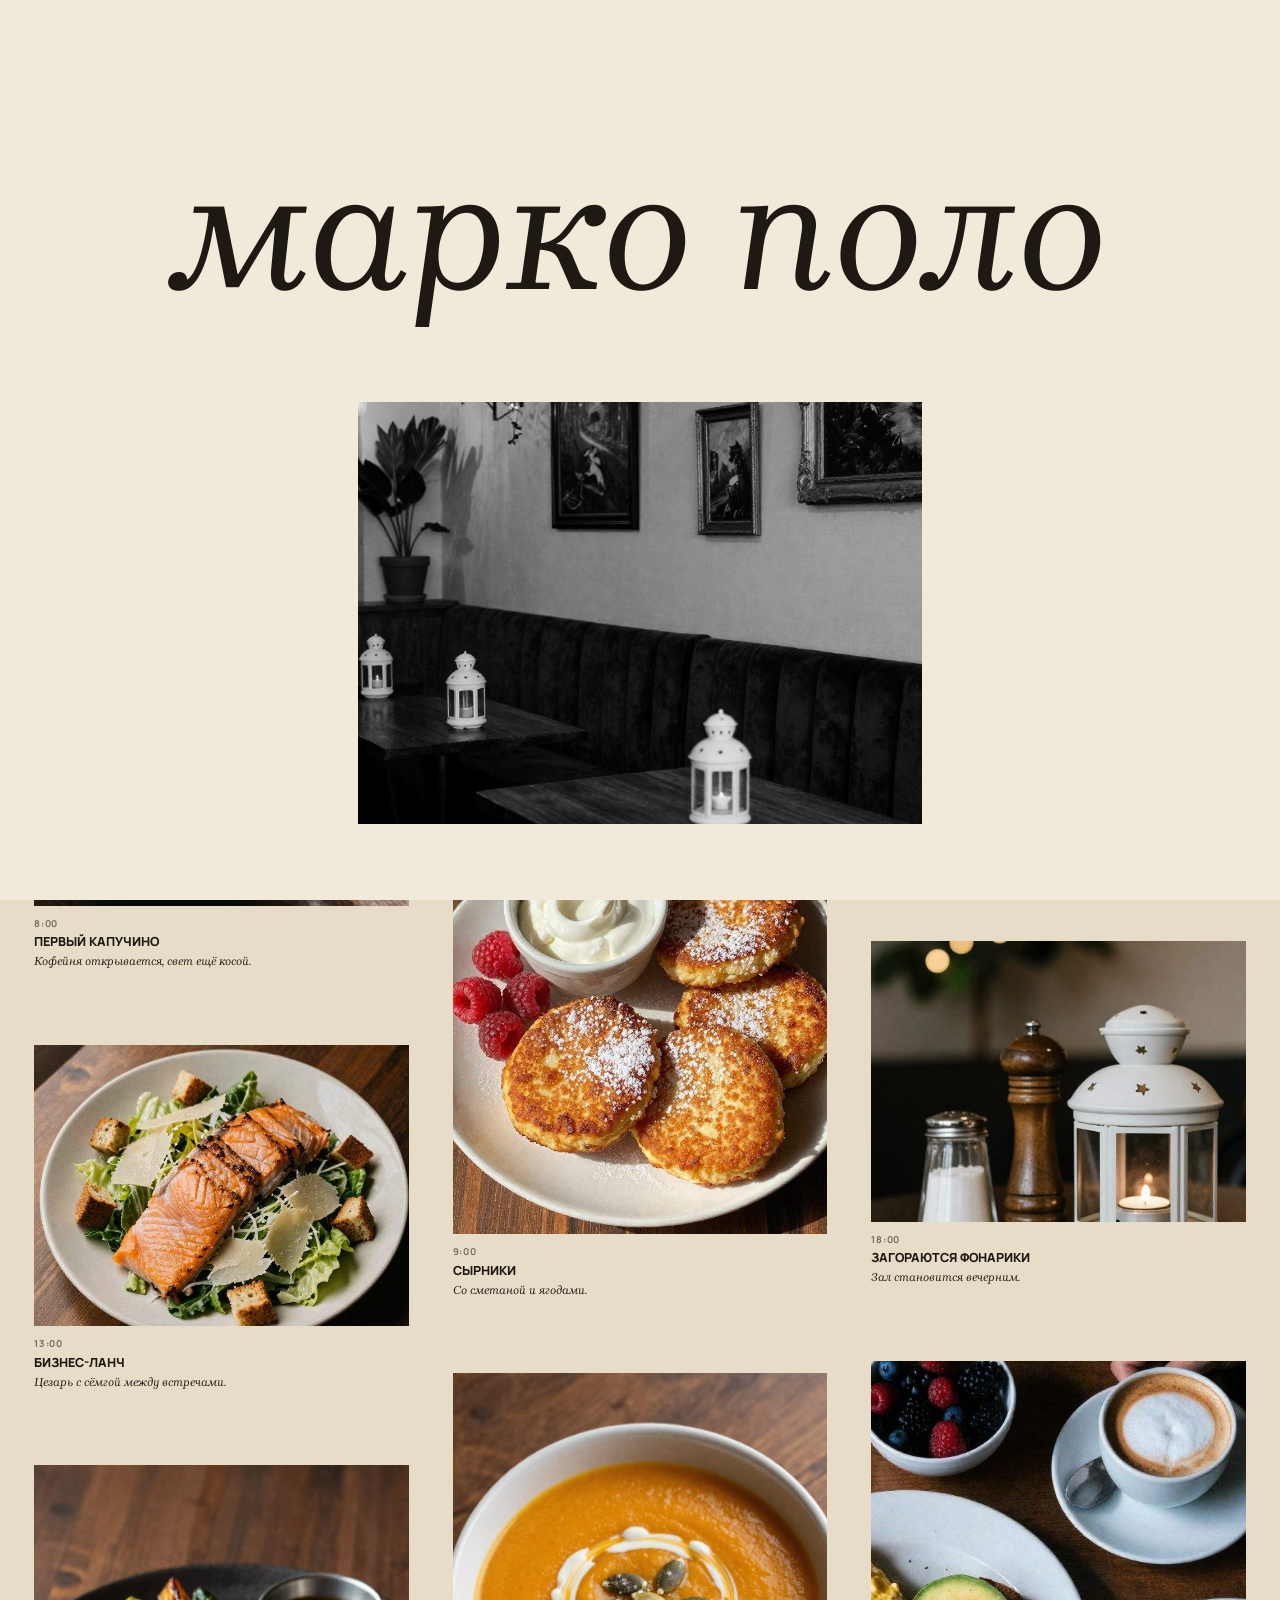
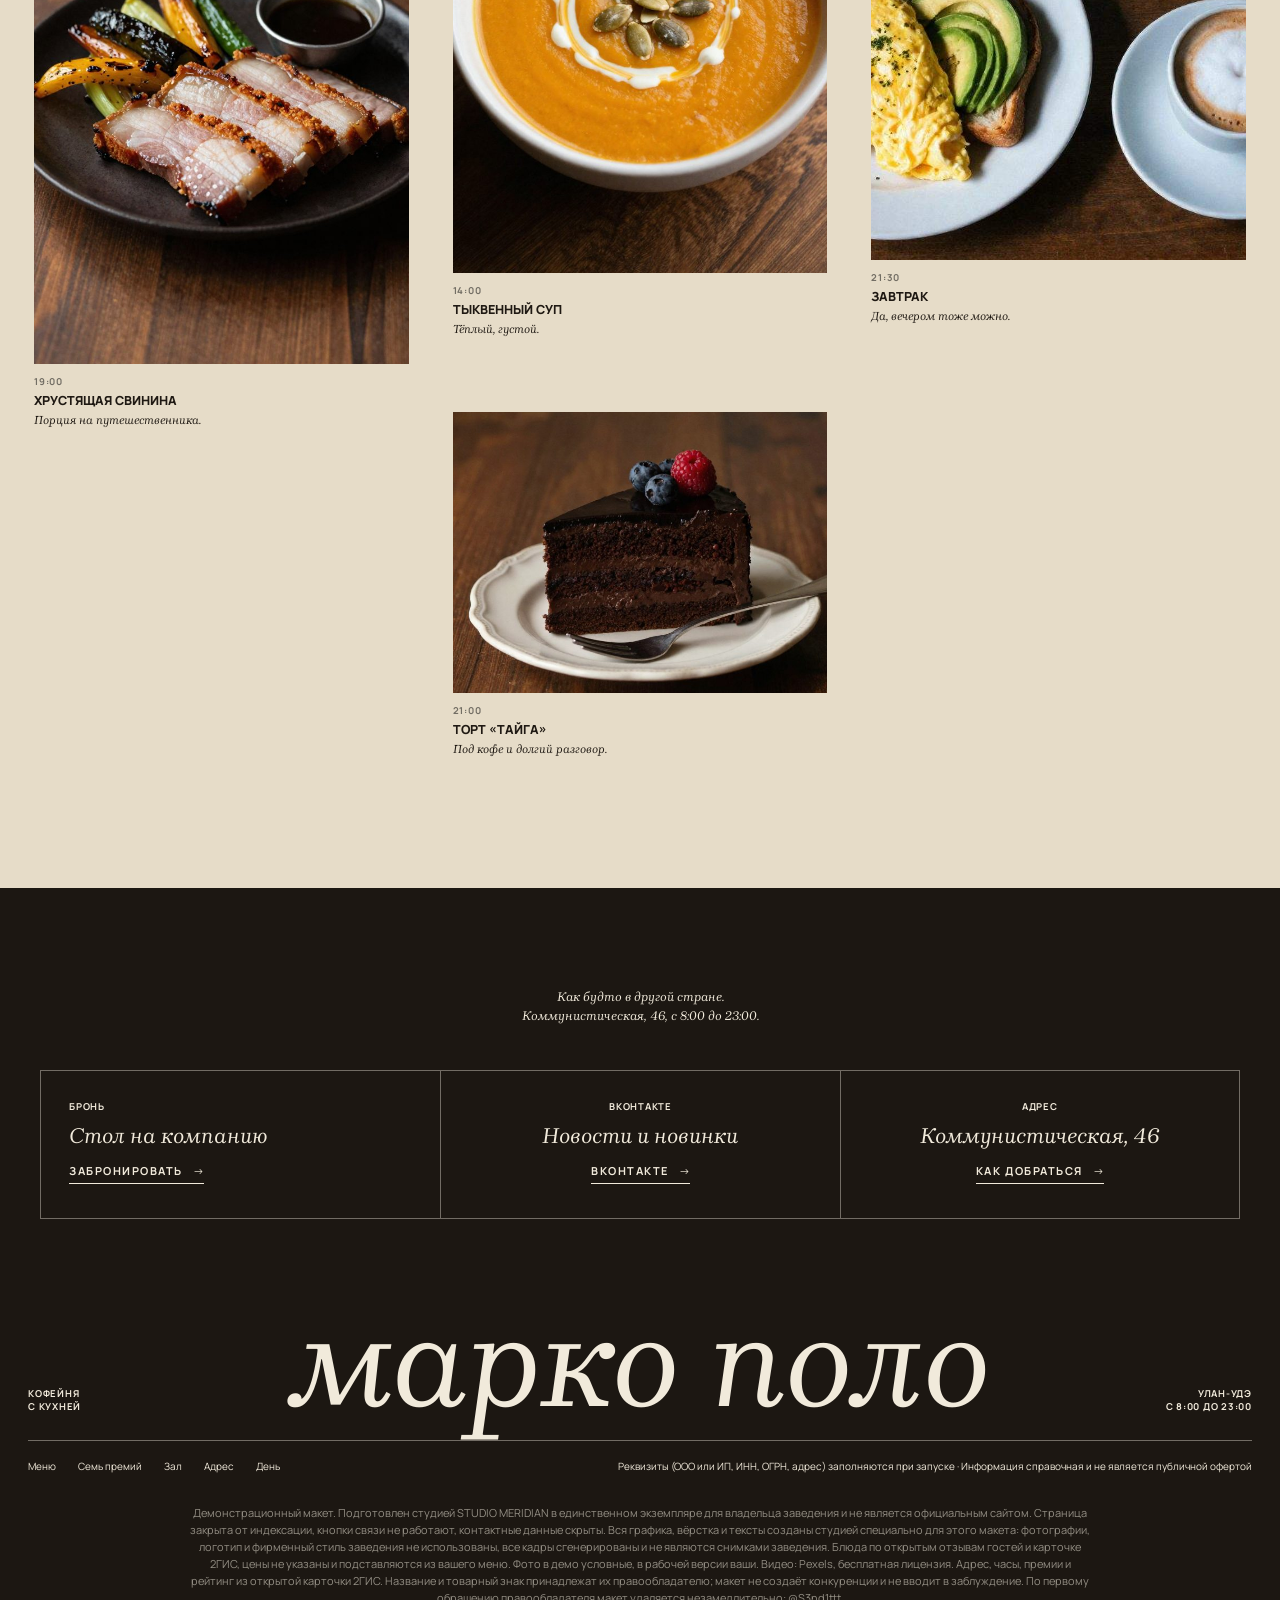
<file: den/index.html>
<!DOCTYPE html>
<html lang="ru" data-v="1" data-base="../" class="nojs" data-tone="l" data-tz="8">
<head>
<meta charset="UTF-8">
<meta name="viewport" content="width=device-width, initial-scale=1, viewport-fit=cover">
<meta name="robots" content="noindex, nofollow">
<title>День Марко Поло · Демо-макет сайта · STUDIO MERIDIAN</title>
<meta name="description" content="Один день кофейни Марко Поло в Улан‑Удэ: от сырников до позднего завтрака.">
<meta name="theme-color" content="#1C1712">
<meta property="og:type" content="website">
<meta property="og:title" content="Демо-макет сайта · STUDIO MERIDIAN">
<meta property="og:description" content="Один день кофейни Марко Поло в Улан‑Удэ: от сырников до позднего завтрака.">
<meta property="og:url" content="https://sasakolpakoh227-a11y.github.io/marcopolo/den/">
<meta property="og:image" content="https://sasakolpakoh227-a11y.github.io/marcopolo/img/og.jpg?v=1">
<link rel="icon" href="data:image/svg+xml,%3Csvg xmlns='http://www.w3.org/2000/svg' viewBox='0 0 40 40'%3E%3Crect width='40' height='40' rx='9' fill='%231C1712'/%3E%3Cpath d='M20 5l2.6 12.4L35 20l-12.4 2.6L20 35l-2.6-12.4L5 20l12.4-2.6z' fill='%23C69A4E'/%3E%3C/svg%3E">
<link rel="preload" href="../fonts/manrope.woff2" as="font" type="font/woff2" crossorigin>
<link rel="preload" href="../fonts/brygada-italic.woff2" as="font" type="font/woff2" crossorigin>
<link rel="stylesheet" href="../skin.css?v=3e9a153c">
<link rel="stylesheet" href="../venue.css?v=9b171f7e">
<noscript><style>.curtain{display:none}</style></noscript>
</head>
<body>
<p class="demo-strip">Демо-макет студии MERIDIAN · не является официальным сайтом заведения</p>
<div class="curtain" aria-hidden="true"><p class="wm"><span style="--i:0">м</span><span style="--i:1">а</span><span style="--i:2">р</span><span style="--i:3">к</span><span style="--i:4">о</span><span style="--i:5">&nbsp;</span><span style="--i:6">п</span><span style="--i:7">о</span><span style="--i:8">л</span><span style="--i:9">о</span></p><div class="pic"><div class="pi"><img src="../img/m-hall.jpg?v=1" alt="" decoding="async" width="864" height="1152"></div></div></div>
<div class="veil" aria-hidden="true"></div>
<header class="top">
  <nav class="nav" aria-label="Разделы"><a href="../menu/">Меню</a><a href="../#premii">Семь премий</a><a href="../#zal">Зал</a><a href="../#adres">Адрес</a><a href="../den/" aria-current="page">День</a></nav>
  <button class="burger" type="button" aria-expanded="false" aria-controls="menu">Меню</button>
  <a class="logo" href="../" aria-label="Марко Поло, на главную"><svg class="lamp" viewBox="0 0 40 40" aria-hidden="true"><circle cx="20" cy="20" r="15" fill="none" stroke="currentColor" stroke-width="1.4"/><path d="M20 3l3 14 14 3-14 3-3 14-3-14-14-3 14-3z" fill="currentColor"/><path d="M20 12l2 6 6 2-6 2-2 6-2-6-6-2 6-2z" fill="#1C1712" transform="rotate(45 20 20)"/></svg><span>марко поло</span></a>
  <div class="right"><span class="now" data-now></span><button type="button" data-hint="Телефон скрыт в демо. В рабочей версии кнопка сразу набирает номер.">Позвонить</button></div>
</header>
<div class="menu" id="menu" hidden><nav aria-label="Меню"><a href="../menu/">Меню</a><a href="../#premii">Семь премий</a><a href="../#zal">Зал</a><a href="../#adres">Адрес</a><a href="../den/" aria-current="page">День</a></nav></div>
<main class="daily" data-bg="l">

  <section class="dh"><h1 class="script rv"><span class="ln"><span>День Марко Поло</span></span></h1><p class="lead">С восьми утра<br>до одиннадцати вечера.</p></section>
  <section class="mas"><div class="col"><div class="it2 w"><figure class="px"><img src="../img/m-cup.jpg?v=1" alt="" loading="lazy" decoding="async" width="1024" height="1024"></figure><div class="cap2"><span class="k">8:00</span><b>Первый капучино</b><span>Кофейня открывается, свет ещё косой.</span></div></div><div class="it2 w"><figure class="px"><img src="../img/m-caesar.jpg?v=1" alt="" loading="lazy" decoding="async" width="896" height="1120"></figure><div class="cap2"><span class="k">13:00</span><b>Бизнес-ланч</b><span>Цезарь с сёмгой между встречами.</span></div></div><div class="it2 t"><figure class="px"><img src="../img/m-pork.jpg?v=1" alt="" loading="lazy" decoding="async" width="896" height="1120"></figure><div class="cap2"><span class="k">19:00</span><b>Хрустящая свинина</b><span>Порция на путешественника.</span></div></div></div><div class="col"><div class="it2 t"><figure class="px"><img src="../img/m-syrniki.jpg?v=1" alt="" loading="lazy" decoding="async" width="896" height="1120"></figure><div class="cap2"><span class="k">9:00</span><b>Сырники</b><span>Со сметаной и ягодами.</span></div></div><div class="it2 t"><figure class="px"><img src="../img/m-pumpkin.jpg?v=1" alt="" loading="lazy" decoding="async" width="896" height="1120"></figure><div class="cap2"><span class="k">14:00</span><b>Тыквенный суп</b><span>Тёплый, густой.</span></div></div><div class="it2 w"><figure class="px"><img src="../img/m-cake.jpg?v=1" alt="" loading="lazy" decoding="async" width="896" height="1120"></figure><div class="cap2"><span class="k">21:00</span><b>Торт «Тайга»</b><span>Под кофе и долгий разговор.</span></div></div></div><div class="col"><div class="qt"><p class="cap s">Как будто побывал в другой стране.</p><p class="k">Марко Поло</p></div><div class="it2 w"><figure class="px"><img src="../img/m-lantern.jpg?v=1" alt="" loading="lazy" decoding="async" width="864" height="1152"></figure><div class="cap2"><span class="k">18:00</span><b>Загораются фонарики</b><span>Зал становится вечерним.</span></div></div><div class="it2 t"><figure class="px"><img src="../img/m-breakfast.jpg?v=1" alt="" loading="lazy" decoding="async" width="1344" height="896"></figure><div class="cap2"><span class="k">21:30</span><b>Завтрак</b><span>Да, вечером тоже можно.</span></div></div></div></section>
</main>
<footer class="foot" data-bg="g">
  <p class="quote">Как будто в другой стране.<br>Коммунистическая, 46, с 8:00 до 23:00.</p>
  <div class="boxes"><div class="box"><p class="k">Бронь</p><p class="it">Стол на компанию</p><button class="btn" type="button" data-hint="В рабочей версии бронь или звонок администратору.">Забронировать</button></div><div class="box"><p class="k">ВКонтакте</p><p class="it">Новости и новинки</p><button class="btn" type="button" data-hint="В рабочей версии здесь ваша группа ВКонтакте.">ВКонтакте</button></div><div class="box"><p class="k">Адрес</p><p class="it">Коммунистическая, 46</p><a class="btn" href="../gde/">Как добраться</a></div></div>
  <div class="sig"><p class="k">Кофейня<br>с кухней</p><p class="wm" aria-hidden="true">марко поло</p><p class="k r">Улан‑Удэ<br>с 8:00 до 23:00</p></div>
  <div class="fine">
    <span><a href="../menu/">Меню</a><a href="../#premii">Семь премий</a><a href="../#zal">Зал</a><a href="../#adres">Адрес</a><a href="../den/">День</a></span>
    <span>Реквизиты (ООО или ИП, ИНН, ОГРН, адрес) заполняются при запуске · Информация справочная и не является публичной офертой</span>
  </div>
  <p class="note">Демонстрационный макет. Подготовлен студией STUDIO MERIDIAN в единственном экземпляре для владельца заведения и не является официальным сайтом. Страница закрыта от индексации, кнопки связи не работают, контактные данные скрыты. Вся графика, вёрстка и тексты созданы студией специально для этого макета: фотографии, логотип и фирменный стиль заведения не использованы, все кадры сгенерированы и не являются снимками заведения. Блюда по открытым отзывам гостей и карточке 2ГИС, цены не указаны и подставляются из вашего меню. Фото в демо условные, в рабочей версии ваши. Видео: Pexels, бесплатная лицензия. Адрес, часы, премии и рейтинг из открытой карточки 2ГИС. Название и товарный знак принадлежат их правообладателю; макет не создаёт конкуренции и не вводит в заблуждение. По первому обращению правообладателя макет удаляется незамедлительно: <a href="https://t.me/S3nd1ttt" target="_blank" rel="noopener">@S3nd1ttt</a>.</p>
</footer>
<div class="toast" role="status" aria-live="polite" hidden></div>
<a class="mer-badge" href="https://t.me/S3nd1ttt" target="_blank" rel="noopener">MERIDIAN · Демо</a>
<script src="../skin.js?v=94cd19e5"></script>
</body>
</html>
</file>
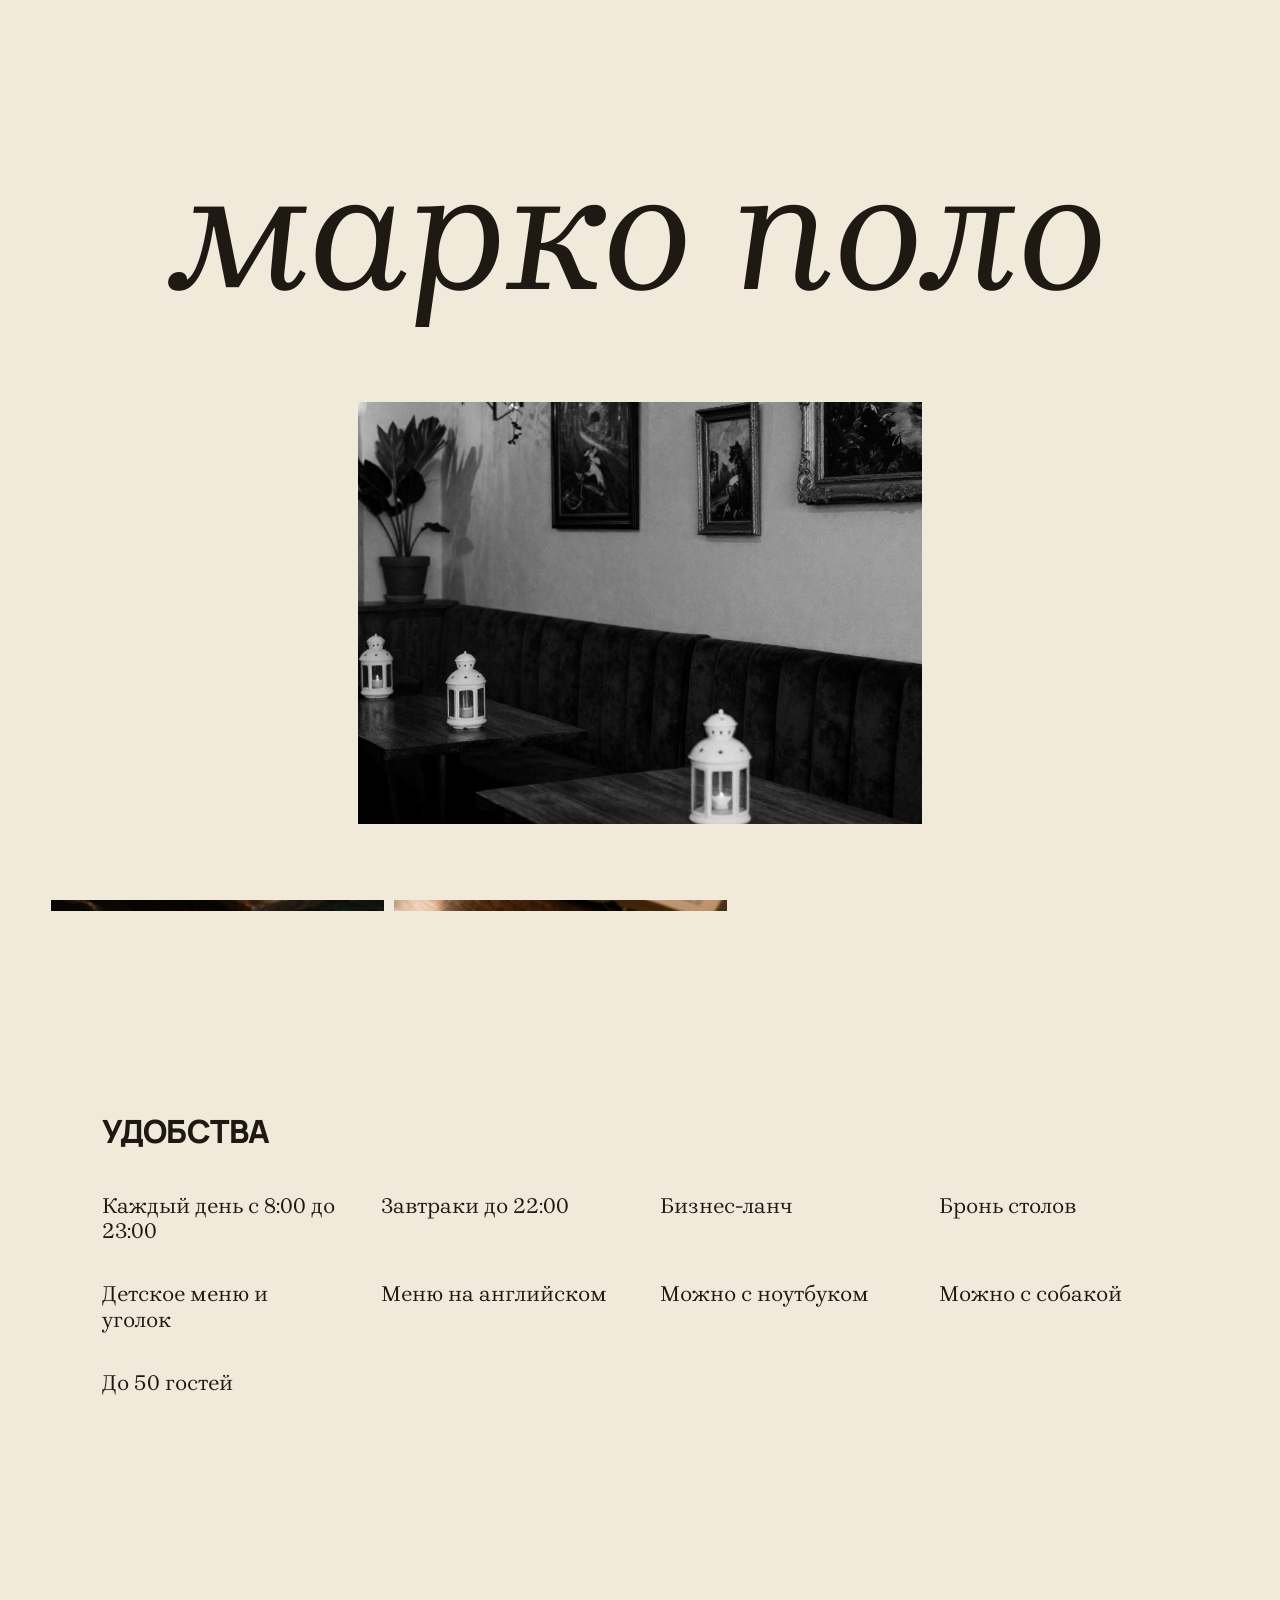
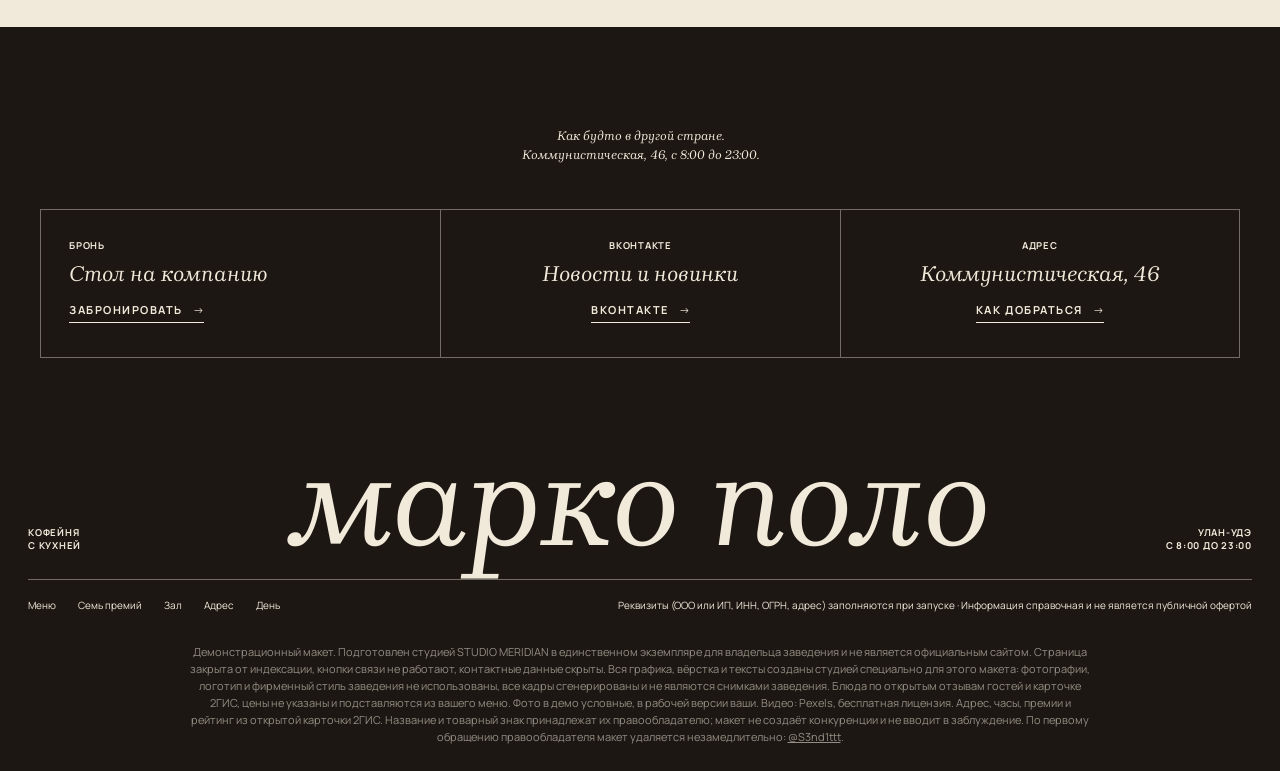
<file: gde/index.html>
<!DOCTYPE html>
<html lang="ru" data-v="1" data-base="../" class="nojs" data-tone="p" data-tz="8">
<head>
<meta charset="UTF-8">
<meta name="viewport" content="width=device-width, initial-scale=1, viewport-fit=cover">
<meta name="robots" content="noindex, nofollow">
<title>В самом центре · Демо-макет сайта · STUDIO MERIDIAN</title>
<meta name="description" content="Марко Поло: Коммунистическая улица, 46, первый этаж. Каждый день с 8:00 до 23:00.">
<meta name="theme-color" content="#1C1712">
<meta property="og:type" content="website">
<meta property="og:title" content="Демо-макет сайта · STUDIO MERIDIAN">
<meta property="og:description" content="Марко Поло: Коммунистическая улица, 46, первый этаж. Каждый день с 8:00 до 23:00.">
<meta property="og:url" content="https://sasakolpakoh227-a11y.github.io/marcopolo/gde/">
<meta property="og:image" content="https://sasakolpakoh227-a11y.github.io/marcopolo/img/og.jpg?v=1">
<link rel="icon" href="data:image/svg+xml,%3Csvg xmlns='http://www.w3.org/2000/svg' viewBox='0 0 40 40'%3E%3Crect width='40' height='40' rx='9' fill='%231C1712'/%3E%3Cpath d='M20 5l2.6 12.4L35 20l-12.4 2.6L20 35l-2.6-12.4L5 20l12.4-2.6z' fill='%23C69A4E'/%3E%3C/svg%3E">
<link rel="preload" href="../fonts/manrope.woff2" as="font" type="font/woff2" crossorigin>
<link rel="preload" href="../fonts/brygada-italic.woff2" as="font" type="font/woff2" crossorigin>
<link rel="stylesheet" href="../skin.css?v=3e9a153c">
<link rel="stylesheet" href="../venue.css?v=9b171f7e">
<noscript><style>.curtain{display:none}</style></noscript>
</head>
<body>
<p class="demo-strip">Демо-макет студии MERIDIAN · не является официальным сайтом заведения</p>
<div class="curtain" aria-hidden="true"><p class="wm"><span style="--i:0">м</span><span style="--i:1">а</span><span style="--i:2">р</span><span style="--i:3">к</span><span style="--i:4">о</span><span style="--i:5">&nbsp;</span><span style="--i:6">п</span><span style="--i:7">о</span><span style="--i:8">л</span><span style="--i:9">о</span></p><div class="pic"><div class="pi"><img src="../img/m-hall.jpg?v=1" alt="" decoding="async" width="864" height="1152"></div></div></div>
<div class="veil" aria-hidden="true"></div>
<header class="top">
  <nav class="nav" aria-label="Разделы"><a href="../menu/">Меню</a><a href="../#premii">Семь премий</a><a href="../#zal">Зал</a><a href="../#adres">Адрес</a><a href="../den/">День</a></nav>
  <button class="burger" type="button" aria-expanded="false" aria-controls="menu">Меню</button>
  <a class="logo" href="../" aria-label="Марко Поло, на главную"><svg class="lamp" viewBox="0 0 40 40" aria-hidden="true"><circle cx="20" cy="20" r="15" fill="none" stroke="currentColor" stroke-width="1.4"/><path d="M20 3l3 14 14 3-14 3-3 14-3-14-14-3 14-3z" fill="currentColor"/><path d="M20 12l2 6 6 2-6 2-2 6-2-6-6-2 6-2z" fill="#1C1712" transform="rotate(45 20 20)"/></svg><span>марко поло</span></a>
  <div class="right"><span class="now" data-now></span><button type="button" data-hint="Телефон скрыт в демо. В рабочей версии кнопка сразу набирает номер.">Позвонить</button></div>
</header>
<div class="menu" id="menu" hidden><nav aria-label="Меню"><a href="../menu/">Меню</a><a href="../#premii">Семь премий</a><a href="../#zal">Зал</a><a href="../#adres">Адрес</a><a href="../den/">День</a></nav></div>
<main class="spots-p" data-bg="p">

  <section class="mh"><p class="kick">Улан‑Удэ</p><h1 class="cap l rv"><span class="ln"><span>В самом</span></span><span class="ln"><span>центре</span></span></h1></section>
  <article class="spot" id="kommunisticheskaya">
    <div class="sp2"><figure class="px"><img src="../img/m-hall.jpg?v=1" alt="Коммунистическая, 46" loading="lazy" decoding="async" width="864" height="1152"></figure><figure class="px"><img src="../img/m-velvet.jpg?v=1" alt="" loading="lazy" decoding="async" width="864" height="1152"></figure></div>
    <div class="si">
      <p class="k">центр Улан‑Удэ, первый этаж · Премия 2ГИС: лучшая кофейня 2026, 2025, 2023, 2022, премии 2019, 2018, 2017</p>
      <h2 class="cap m">Коммунистическая, 46</h2>
      <p class="it">Коммунистическая улица, 46, первый этаж, в центре Улан‑Удэ. Каждый день с 8:00 до 23:00, завтраки до 22:00.</p>
      <p class="k">Ежедневно с 8:00 до 23:00 · <span class="st" data-open="8" data-close="23" data-open-we="8" data-close-we="23"></span></p>
      <p class="k">4.9 в 2ГИС · 1008 оценок</p>
      <button class="btn" type="button" data-hint="В рабочей версии кнопка откроет маршрут в 2ГИС или Яндекс Картах.">Маршрут</button>
    </div>
  </article>
  <section class="gives feats"><h2 class="cap m">Удобства</h2><div class="gv"><div><b>Каждый день с 8:00 до 23:00</b></div><div><b>Завтраки до 22:00</b></div><div><b>Бизнес-ланч</b></div><div><b>Бронь столов</b></div><div><b>Детское меню и уголок</b></div><div><b>Меню на английском</b></div><div><b>Можно с ноутбуком</b></div><div><b>Можно с собакой</b></div><div><b>До 50 гостей</b></div></div></section>
</main>
<footer class="foot" data-bg="g">
  <p class="quote">Как будто в другой стране.<br>Коммунистическая, 46, с 8:00 до 23:00.</p>
  <div class="boxes"><div class="box"><p class="k">Бронь</p><p class="it">Стол на компанию</p><button class="btn" type="button" data-hint="В рабочей версии бронь или звонок администратору.">Забронировать</button></div><div class="box"><p class="k">ВКонтакте</p><p class="it">Новости и новинки</p><button class="btn" type="button" data-hint="В рабочей версии здесь ваша группа ВКонтакте.">ВКонтакте</button></div><div class="box"><p class="k">Адрес</p><p class="it">Коммунистическая, 46</p><a class="btn" href="../gde/">Как добраться</a></div></div>
  <div class="sig"><p class="k">Кофейня<br>с кухней</p><p class="wm" aria-hidden="true">марко поло</p><p class="k r">Улан‑Удэ<br>с 8:00 до 23:00</p></div>
  <div class="fine">
    <span><a href="../menu/">Меню</a><a href="../#premii">Семь премий</a><a href="../#zal">Зал</a><a href="../#adres">Адрес</a><a href="../den/">День</a></span>
    <span>Реквизиты (ООО или ИП, ИНН, ОГРН, адрес) заполняются при запуске · Информация справочная и не является публичной офертой</span>
  </div>
  <p class="note">Демонстрационный макет. Подготовлен студией STUDIO MERIDIAN в единственном экземпляре для владельца заведения и не является официальным сайтом. Страница закрыта от индексации, кнопки связи не работают, контактные данные скрыты. Вся графика, вёрстка и тексты созданы студией специально для этого макета: фотографии, логотип и фирменный стиль заведения не использованы, все кадры сгенерированы и не являются снимками заведения. Блюда по открытым отзывам гостей и карточке 2ГИС, цены не указаны и подставляются из вашего меню. Фото в демо условные, в рабочей версии ваши. Видео: Pexels, бесплатная лицензия. Адрес, часы, премии и рейтинг из открытой карточки 2ГИС. Название и товарный знак принадлежат их правообладателю; макет не создаёт конкуренции и не вводит в заблуждение. По первому обращению правообладателя макет удаляется незамедлительно: <a href="https://t.me/S3nd1ttt" target="_blank" rel="noopener">@S3nd1ttt</a>.</p>
</footer>
<div class="toast" role="status" aria-live="polite" hidden></div>
<a class="mer-badge" href="https://t.me/S3nd1ttt" target="_blank" rel="noopener">MERIDIAN · Демо</a>
<script src="../skin.js?v=94cd19e5"></script>
</body>
</html>
</file>
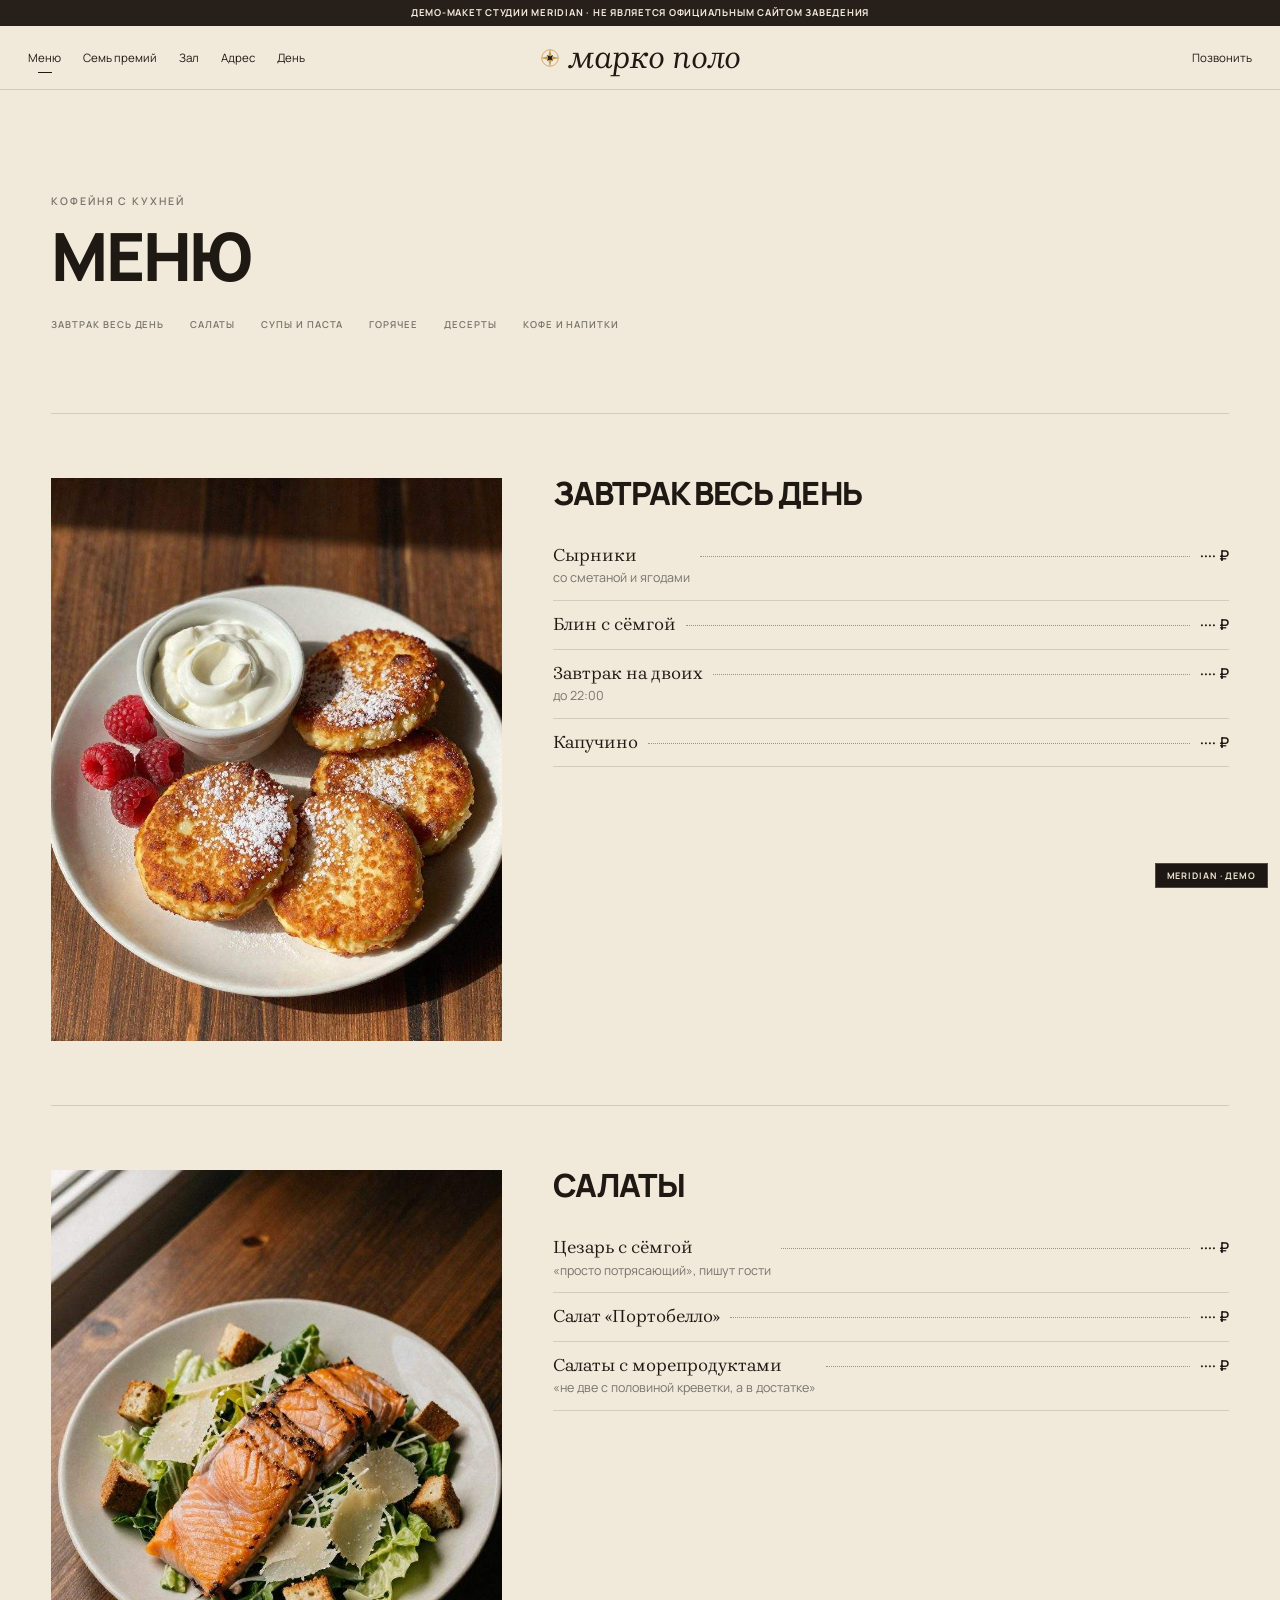
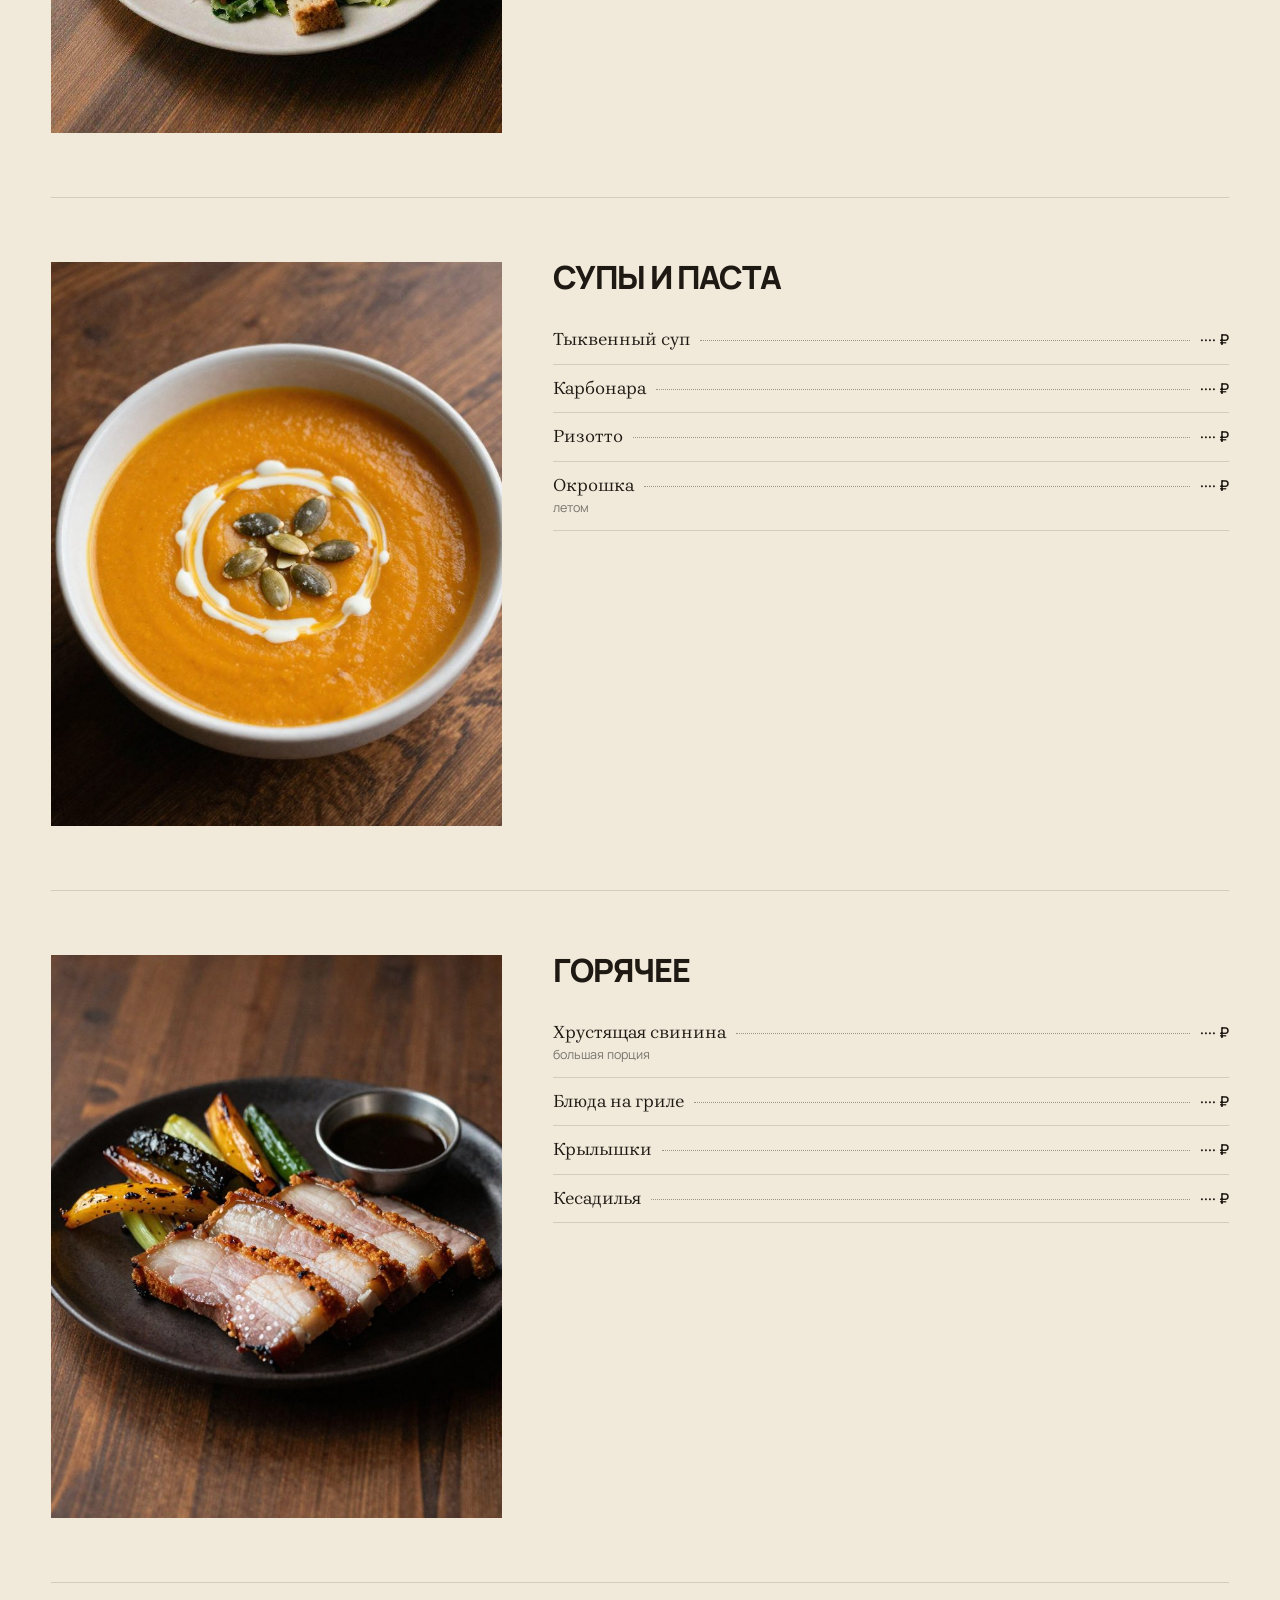
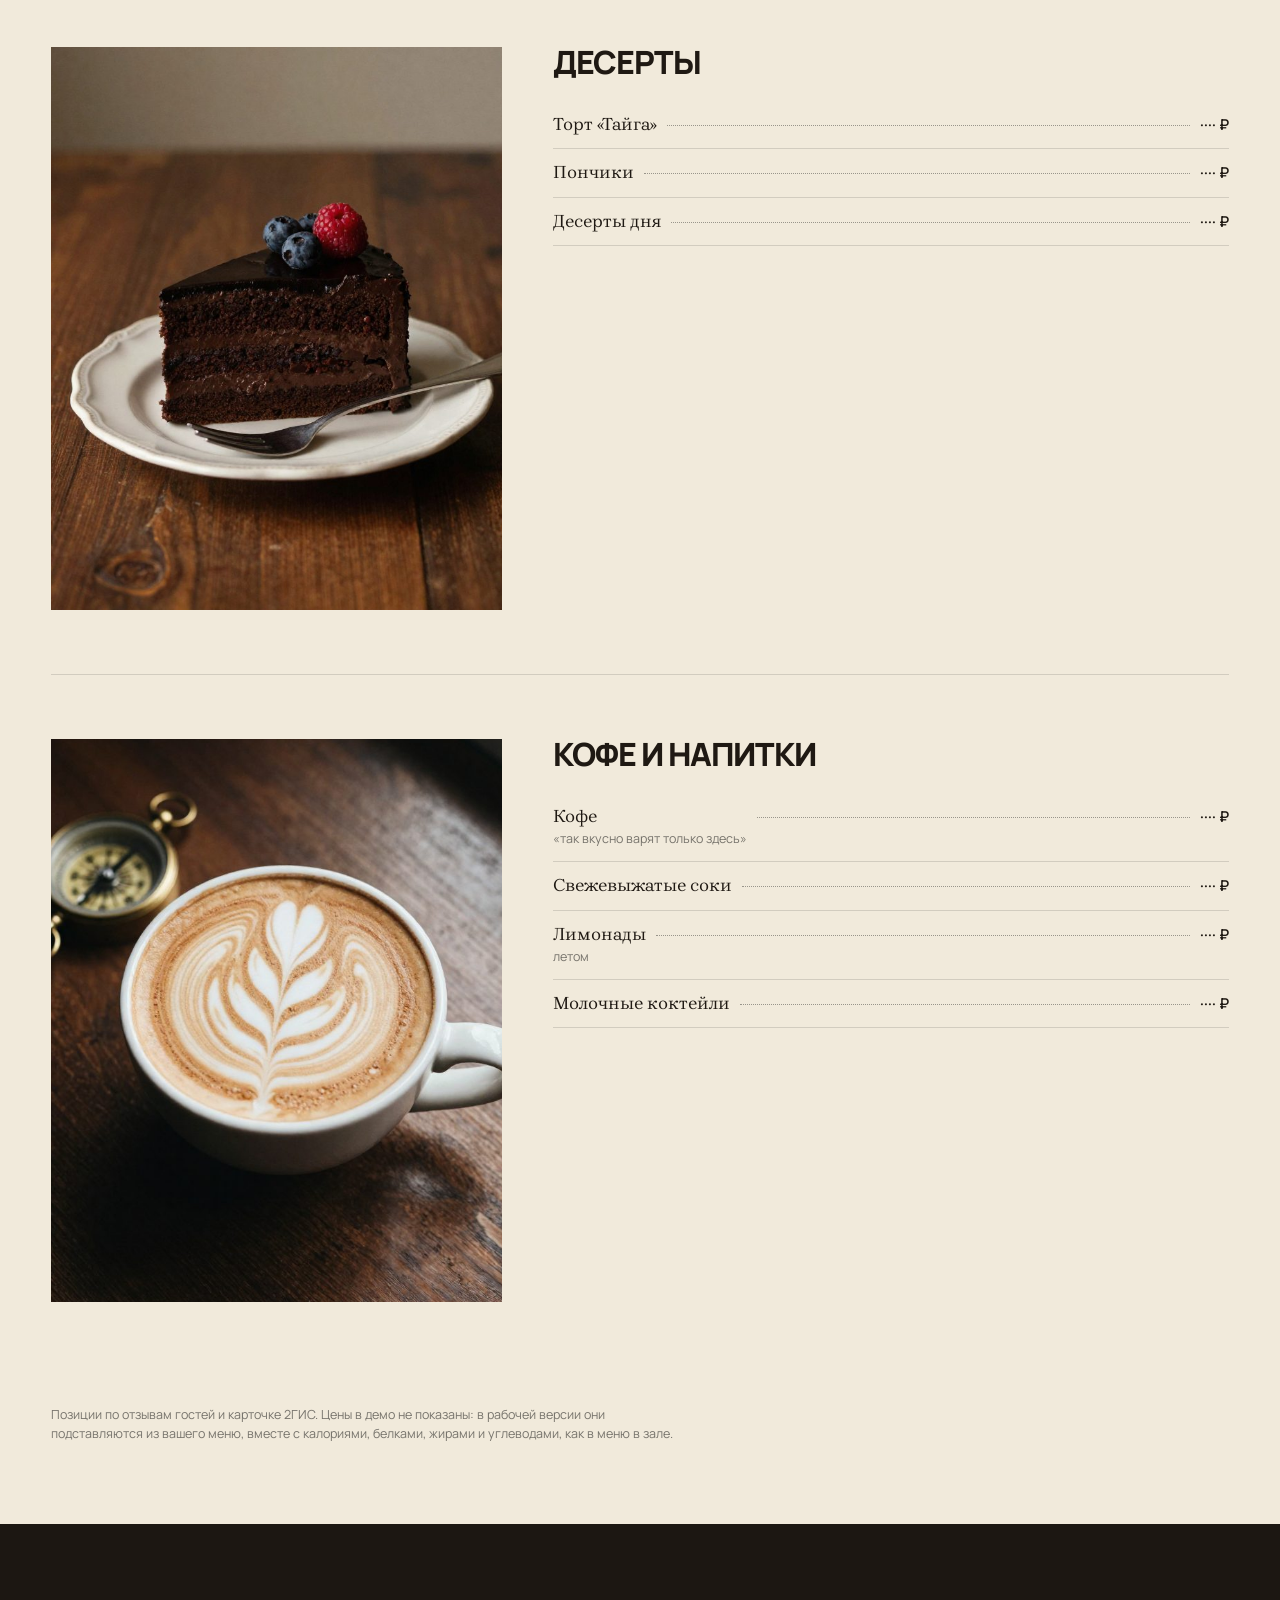
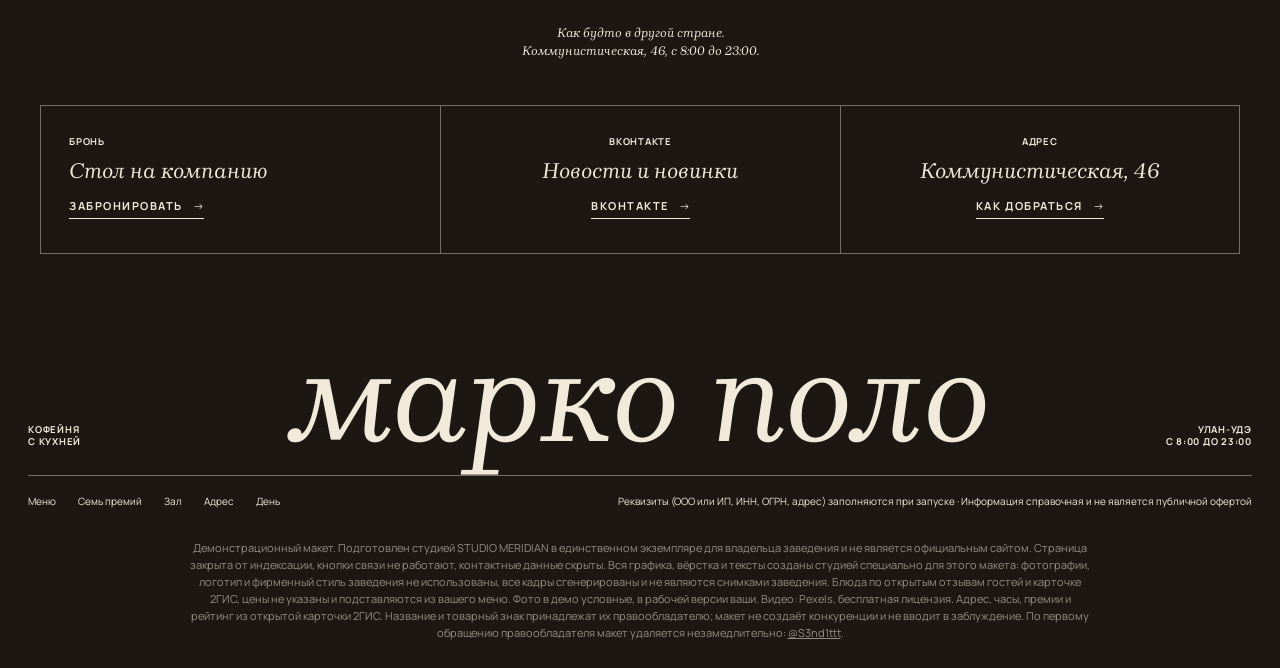
<file: menu/index.html>
<!DOCTYPE html>
<html lang="ru" data-v="1" data-base="../" class="nojs" data-tone="p" data-tz="8">
<head>
<meta charset="UTF-8">
<meta name="viewport" content="width=device-width, initial-scale=1, viewport-fit=cover">
<meta name="robots" content="noindex, nofollow">
<title>Меню · Демо-макет сайта · STUDIO MERIDIAN</title>
<meta name="description" content="Меню кофейни Марко Поло в Улан‑Удэ: завтраки до 22:00, цезарь с сёмгой, тыквенный суп, хрустящая свинина, торт «Тайга».">
<meta name="theme-color" content="#1C1712">
<meta property="og:type" content="website">
<meta property="og:title" content="Демо-макет сайта · STUDIO MERIDIAN">
<meta property="og:description" content="Меню кофейни Марко Поло в Улан‑Удэ: завтраки до 22:00, цезарь с сёмгой, тыквенный суп, хрустящая свинина, торт «Тайга».">
<meta property="og:url" content="https://sasakolpakoh227-a11y.github.io/marcopolo/menu/">
<meta property="og:image" content="https://sasakolpakoh227-a11y.github.io/marcopolo/img/og.jpg?v=1">
<link rel="icon" href="data:image/svg+xml,%3Csvg xmlns='http://www.w3.org/2000/svg' viewBox='0 0 40 40'%3E%3Crect width='40' height='40' rx='9' fill='%231C1712'/%3E%3Cpath d='M20 5l2.6 12.4L35 20l-12.4 2.6L20 35l-2.6-12.4L5 20l12.4-2.6z' fill='%23C69A4E'/%3E%3C/svg%3E">
<link rel="preload" href="../fonts/manrope.woff2" as="font" type="font/woff2" crossorigin>
<link rel="preload" href="../fonts/brygada-italic.woff2" as="font" type="font/woff2" crossorigin>
<link rel="stylesheet" href="../skin.css?v=3e9a153c">
<link rel="stylesheet" href="../venue.css?v=9b171f7e">
<noscript><style>.curtain{display:none}</style></noscript>
</head>
<body>
<p class="demo-strip">Демо-макет студии MERIDIAN · не является официальным сайтом заведения</p>
<div class="curtain" aria-hidden="true"><p class="wm"><span style="--i:0">м</span><span style="--i:1">а</span><span style="--i:2">р</span><span style="--i:3">к</span><span style="--i:4">о</span><span style="--i:5">&nbsp;</span><span style="--i:6">п</span><span style="--i:7">о</span><span style="--i:8">л</span><span style="--i:9">о</span></p><div class="pic"><div class="pi"><img src="../img/m-hall.jpg?v=1" alt="" decoding="async" width="864" height="1152"></div></div></div>
<div class="veil" aria-hidden="true"></div>
<header class="top">
  <nav class="nav" aria-label="Разделы"><a href="../menu/" aria-current="page">Меню</a><a href="../#premii">Семь премий</a><a href="../#zal">Зал</a><a href="../#adres">Адрес</a><a href="../den/">День</a></nav>
  <button class="burger" type="button" aria-expanded="false" aria-controls="menu">Меню</button>
  <a class="logo" href="../" aria-label="Марко Поло, на главную"><svg class="lamp" viewBox="0 0 40 40" aria-hidden="true"><circle cx="20" cy="20" r="15" fill="none" stroke="currentColor" stroke-width="1.4"/><path d="M20 3l3 14 14 3-14 3-3 14-3-14-14-3 14-3z" fill="currentColor"/><path d="M20 12l2 6 6 2-6 2-2 6-2-6-6-2 6-2z" fill="#1C1712" transform="rotate(45 20 20)"/></svg><span>марко поло</span></a>
  <div class="right"><span class="now" data-now></span><button type="button" data-hint="Телефон скрыт в демо. В рабочей версии кнопка сразу набирает номер.">Позвонить</button></div>
</header>
<div class="menu" id="menu" hidden><nav aria-label="Меню"><a href="../menu/" aria-current="page">Меню</a><a href="../#premii">Семь премий</a><a href="../#zal">Зал</a><a href="../#adres">Адрес</a><a href="../den/">День</a></nav></div>
<main class="menu-p" data-bg="p">

  <section class="mh"><p class="kick">Кофейня с кухней</p><h1 class="cap l rv"><span class="ln"><span>Меню</span></span></h1><nav class="mtabs" aria-label="Разделы меню"><a href="#zavtrak">Завтрак весь день</a><a href="#salaty">Салаты</a><a href="#supy">Супы и паста</a><a href="#goryachee">Горячее</a><a href="#deserty">Десерты</a><a href="#napitki">Кофе и напитки</a></nav></section>
  <section class="mcat" id="zavtrak"><figure class="px"><img src="../img/m-syrniki.jpg?v=1" alt="Завтрак весь день" loading="lazy" decoding="async" width="896" height="1120"></figure><div><h2 class="cap m">Завтрак весь день</h2><ul class="mlist"><li><span><b>Сырники</b><small>со сметаной и ягодами</small></span><i></i><em>···· ₽</em></li><li><span><b>Блин с сёмгой</b></span><i></i><em>···· ₽</em></li><li><span><b>Завтрак на двоих</b><small>до 22:00</small></span><i></i><em>···· ₽</em></li><li><span><b>Капучино</b></span><i></i><em>···· ₽</em></li></ul></div></section>
  <section class="mcat" id="salaty"><figure class="px"><img src="../img/m-caesar.jpg?v=1" alt="Салаты" loading="lazy" decoding="async" width="896" height="1120"></figure><div><h2 class="cap m">Салаты</h2><ul class="mlist"><li><span><b>Цезарь с сёмгой</b><small>«просто потрясающий», пишут гости</small></span><i></i><em>···· ₽</em></li><li><span><b>Салат «Портобелло»</b></span><i></i><em>···· ₽</em></li><li><span><b>Салаты с морепродуктами</b><small>«не две с половиной креветки, а в достатке»</small></span><i></i><em>···· ₽</em></li></ul></div></section>
  <section class="mcat" id="supy"><figure class="px"><img src="../img/m-pumpkin.jpg?v=1" alt="Супы и паста" loading="lazy" decoding="async" width="896" height="1120"></figure><div><h2 class="cap m">Супы и паста</h2><ul class="mlist"><li><span><b>Тыквенный суп</b></span><i></i><em>···· ₽</em></li><li><span><b>Карбонара</b></span><i></i><em>···· ₽</em></li><li><span><b>Ризотто</b></span><i></i><em>···· ₽</em></li><li><span><b>Окрошка</b><small>летом</small></span><i></i><em>···· ₽</em></li></ul></div></section>
  <section class="mcat" id="goryachee"><figure class="px"><img src="../img/m-pork.jpg?v=1" alt="Горячее" loading="lazy" decoding="async" width="896" height="1120"></figure><div><h2 class="cap m">Горячее</h2><ul class="mlist"><li><span><b>Хрустящая свинина</b><small>большая порция</small></span><i></i><em>···· ₽</em></li><li><span><b>Блюда на гриле</b></span><i></i><em>···· ₽</em></li><li><span><b>Крылышки</b></span><i></i><em>···· ₽</em></li><li><span><b>Кесадилья</b></span><i></i><em>···· ₽</em></li></ul></div></section>
  <section class="mcat" id="deserty"><figure class="px"><img src="../img/m-cake.jpg?v=1" alt="Десерты" loading="lazy" decoding="async" width="896" height="1120"></figure><div><h2 class="cap m">Десерты</h2><ul class="mlist"><li><span><b>Торт «Тайга»</b></span><i></i><em>···· ₽</em></li><li><span><b>Пончики</b></span><i></i><em>···· ₽</em></li><li><span><b>Десерты дня</b></span><i></i><em>···· ₽</em></li></ul></div></section>
  <section class="mcat" id="napitki"><figure class="px"><img src="../img/m-cup.jpg?v=1" alt="Кофе и напитки" loading="lazy" decoding="async" width="1024" height="1024"></figure><div><h2 class="cap m">Кофе и напитки</h2><ul class="mlist"><li><span><b>Кофе</b><small>«так вкусно варят только здесь»</small></span><i></i><em>···· ₽</em></li><li><span><b>Свежевыжатые соки</b></span><i></i><em>···· ₽</em></li><li><span><b>Лимонады</b><small>летом</small></span><i></i><em>···· ₽</em></li><li><span><b>Молочные коктейли</b></span><i></i><em>···· ₽</em></li></ul></div></section>
  <p class="mnote">Позиции по отзывам гостей и карточке 2ГИС. Цены в демо не показаны: в рабочей версии они подставляются из вашего меню, вместе с калориями, белками, жирами и углеводами, как в меню в зале.</p>
</main>
<footer class="foot" data-bg="g">
  <p class="quote">Как будто в другой стране.<br>Коммунистическая, 46, с 8:00 до 23:00.</p>
  <div class="boxes"><div class="box"><p class="k">Бронь</p><p class="it">Стол на компанию</p><button class="btn" type="button" data-hint="В рабочей версии бронь или звонок администратору.">Забронировать</button></div><div class="box"><p class="k">ВКонтакте</p><p class="it">Новости и новинки</p><button class="btn" type="button" data-hint="В рабочей версии здесь ваша группа ВКонтакте.">ВКонтакте</button></div><div class="box"><p class="k">Адрес</p><p class="it">Коммунистическая, 46</p><a class="btn" href="../gde/">Как добраться</a></div></div>
  <div class="sig"><p class="k">Кофейня<br>с кухней</p><p class="wm" aria-hidden="true">марко поло</p><p class="k r">Улан‑Удэ<br>с 8:00 до 23:00</p></div>
  <div class="fine">
    <span><a href="../menu/">Меню</a><a href="../#premii">Семь премий</a><a href="../#zal">Зал</a><a href="../#adres">Адрес</a><a href="../den/">День</a></span>
    <span>Реквизиты (ООО или ИП, ИНН, ОГРН, адрес) заполняются при запуске · Информация справочная и не является публичной офертой</span>
  </div>
  <p class="note">Демонстрационный макет. Подготовлен студией STUDIO MERIDIAN в единственном экземпляре для владельца заведения и не является официальным сайтом. Страница закрыта от индексации, кнопки связи не работают, контактные данные скрыты. Вся графика, вёрстка и тексты созданы студией специально для этого макета: фотографии, логотип и фирменный стиль заведения не использованы, все кадры сгенерированы и не являются снимками заведения. Блюда по открытым отзывам гостей и карточке 2ГИС, цены не указаны и подставляются из вашего меню. Фото в демо условные, в рабочей версии ваши. Видео: Pexels, бесплатная лицензия. Адрес, часы, премии и рейтинг из открытой карточки 2ГИС. Название и товарный знак принадлежат их правообладателю; макет не создаёт конкуренции и не вводит в заблуждение. По первому обращению правообладателя макет удаляется незамедлительно: <a href="https://t.me/S3nd1ttt" target="_blank" rel="noopener">@S3nd1ttt</a>.</p>
</footer>
<div class="toast" role="status" aria-live="polite" hidden></div>
<a class="mer-badge" href="https://t.me/S3nd1ttt" target="_blank" rel="noopener">MERIDIAN · Демо</a>
<script src="../skin.js?v=94cd19e5"></script>
</body>
</html>
</file>
<file: skin.css>
/* DEMOKIT, кожа MAISON: каркас MAISON CAFÉ (шрифты Manrope и Brygada 1918, SIL OFL) для демо реальным заведениям.
   Палитра и шрифты в переменных :root, заведение переопределяет их в своём venue.css. Фон меняется по разделам data-bg. */
@font-face{font-family:'MSans';src:url(fonts/manrope.woff2) format('woff2');font-weight:400 800;font-display:swap}
@font-face{font-family:'MSerif';src:url(fonts/brygada.woff2) format('woff2');font-weight:400 700;font-style:normal;font-display:swap}
@font-face{font-family:'MSerif';src:url(fonts/brygada-italic.woff2) format('woff2');font-weight:400 700;font-style:italic;font-display:swap}

:root{
  --gr:#1E1E1C;--gr2:#282826;--pa:#F1EEE7;--li:#E2DBCC;--kr:#D3BE98;--ink:#171716;--cream:#E9E3D6;--brass:#D9B26F;--acc:var(--brass);--disp:var(--sans);
  --sans:'MSans',system-ui,sans-serif;--serif:'MSerif',Georgia,serif;
  --ease:cubic-bezier(.2,.8,.2,1);--eio:cubic-bezier(.77,0,.175,1);--eo:cubic-bezier(.25,.46,.45,.94);--hd:64px;
}
html{--bg:var(--gr);--fg:var(--cream);--mut:rgba(233,227,214,.58);--line:rgba(233,227,214,.16);--line2:rgba(233,227,214,.42);--tile:#4A5A4F}
html[data-tone=p]{--bg:var(--pa);--fg:var(--ink);--mut:rgba(23,23,22,.56);--line:rgba(23,23,22,.14);--line2:rgba(23,23,22,.4);--tile:#8E8982}
html[data-tone=l]{--bg:var(--li);--fg:var(--ink);--mut:rgba(23,23,22,.56);--line:rgba(23,23,22,.15);--line2:rgba(23,23,22,.4);--tile:#8E8982}
html[data-tone=k]{--bg:var(--kr);--fg:var(--ink);--mut:rgba(23,23,22,.6);--line:rgba(23,23,22,.18);--line2:rgba(23,23,22,.45);--tile:#8E8475}
html.en .ru,html:not(.en) .en{display:none}
*,*::before,*::after{box-sizing:border-box}
html,body{overflow-x:clip}
body{margin:0;background:var(--bg);color:var(--fg);font:400 15px/1.5 var(--sans);-webkit-font-smoothing:antialiased;transition:background-color .8s var(--ease),color .8s var(--ease)}
img,video{display:block;max-width:100%;height:auto}
a{color:inherit;text-decoration:none}
button,input{font:inherit;color:inherit}
button{background:none;border:0;padding:0;cursor:pointer}
figure{margin:0}
p{margin:0}
h1{margin:0;font:inherit}
.vh{position:absolute;width:1px;height:1px;overflow:hidden;clip:rect(0 0 0 0);white-space:nowrap}
:focus-visible{outline:1px solid currentColor;outline-offset:3px}

/* ── шрифтовые роли ── */
.cap{font:800 18px/.88 var(--disp);text-transform:uppercase;letter-spacing:-.035em;margin:0}
.cap.xl{font-size:clamp(56px,8.6vw,136px)}
.cap.l{font-size:clamp(40px,5.2vw,82px)}
.cap.m{font-size:clamp(24px,2.5vw,38px);line-height:.94;letter-spacing:-.03em}
.cap.s{font-size:15px;line-height:1.05;letter-spacing:-.01em}
.cap.s2{font-size:clamp(22px,2vw,28px);line-height:.95;letter-spacing:-.02em}
.kick{font:400 20px/1.2 var(--serif);margin-bottom:14px;letter-spacing:-.01em}
.lead{font-size:14px;line-height:1.5;margin-top:28px}
.k{font:700 9.5px/1.35 var(--sans);text-transform:uppercase;letter-spacing:.08em}
.btn{display:inline-block;border:1px solid var(--line2);padding:11px 28px;font:600 9.5px/1 var(--sans);text-transform:uppercase;letter-spacing:.12em;transition:background .3s,color .3s,border-color .3s}
.btn:hover{background:var(--fg);color:var(--bg);border-color:var(--fg)}

/* ── проявление заголовков по строкам (маска) и мягкое появление ── */
.ln{display:block;overflow:hidden;padding-bottom:.13em;margin-bottom:-.13em}
.ln>span{display:block;transform:translateY(108%);transition:transform 1.1s var(--ease)}
.ln:nth-child(2)>span{transition-delay:.09s}.ln:nth-child(3)>span{transition-delay:.18s}
.rv.in .ln>span{transform:none}
.rv-f{opacity:0;transform:translateY(16px);transition:opacity 1s var(--ease) .25s,transform 1s var(--ease) .25s}
.rv-f.in{opacity:1;transform:none}
html.nojs .ln>span,html.nojs .rv-f{transform:none;opacity:1}

/* ── шторка-загрузчик: знак, снизу поднимается кадр, потом шторка уходит вверх ── */
.curtain{position:fixed;inset:0;z-index:200;background:var(--pa);color:var(--ink);display:flex;flex-direction:column;align-items:center;justify-content:center;overflow:hidden;transition:transform 1.1s var(--eio)}
.curtain .wm{font:500 clamp(84px,14vw,230px)/.86 var(--serif);letter-spacing:-.045em;position:relative;z-index:2;overflow:hidden;padding:0 .04em .12em;white-space:nowrap}
.curtain .wm span{display:inline-block;transform:translateY(110%);transition:transform 1.25s var(--eio) calc(var(--i) * 45ms)}
.curtain .pic{width:min(44vw,620px);aspect-ratio:4/3;overflow:hidden;margin-top:-.1em;transform:translateY(80vh);transition:transform 1.6s var(--eio) .2s}
.curtain .pi{width:100%;height:100%;transform:translateY(-10%) scale(1.1);transition:transform 1.6s var(--eio) .2s}
.curtain .pic img{width:100%;height:100%;object-fit:cover;filter:grayscale(1) contrast(1.05)}
html.c1 .curtain .wm span{transform:none}
html.c1 .curtain .pic{transform:translateY(18%)}
html.c1 .curtain .pi{transform:translateY(0) scale(1.1)}
html.c2 .curtain{transform:translateY(-100%)}
html.c2 .curtain .pi{transform:translateY(40%) scale(1.2)}
html.quick .curtain{background:var(--gr);color:var(--cream);transition-duration:.8s}
html.quick .curtain .pic{display:none}
html.quick .curtain .wm span{transition-duration:.7s;transition-delay:calc(var(--i) * 18ms)}
html.c3 .curtain{display:none}
/* шторка между страницами: графит опускается сверху, новая страница открывается из-под неё */
.veil{position:fixed;inset:0;z-index:190;background:var(--gr);transform:translateY(-100%);transition:transform .75s var(--eio);pointer-events:none}
html.leaving .veil{transform:none}

/* ── шапка ── */
.top{position:sticky;top:0;z-index:50;height:var(--hd);display:grid;grid-template-columns:1fr auto 1fr;align-items:center;padding:0 28px;background:var(--bg);border-bottom:1px solid var(--line);transition:background-color .8s var(--ease),transform .5s cubic-bezier(.455,.03,.515,.955)}
html.hd-up .top{transform:translateY(-101%)}
.nav{display:flex;gap:22px;font-size:11.5px}
.nav a{position:relative;padding:4px 0}
.nav a::after{content:'';position:absolute;left:50%;bottom:-3px;height:1px;width:0;background:currentColor;transform:translateX(-50%);transition:width .5s cubic-bezier(.455,.03,.515,.955)}
.nav a:hover::after{width:100%}
.nav a[aria-current]::after{width:14px}
.nav a[aria-current]:hover::after{width:100%}
.logo{font:500 33px/1 var(--serif);letter-spacing:-.035em;white-space:nowrap}
.right{display:flex;justify-content:flex-end;align-items:center;gap:18px;font-size:11.5px;white-space:nowrap}
.langs{display:flex;gap:9px}
.langs button{color:var(--mut)}
.langs button[aria-pressed=true]{color:var(--fg)}
.burger{display:none;font-size:11.5px;justify-self:start}
.menu{position:fixed;inset:var(--hd) 0 0;z-index:49;background:var(--bg);padding:30px 24px}
.menu nav{display:flex;flex-direction:column;gap:6px}
.menu a{font:800 34px/1.05 var(--sans);text-transform:uppercase;letter-spacing:-.03em}

/* ── первый экран ── */
.hero{min-height:calc(100svh - var(--hd));display:flex;flex-direction:column;align-items:center;justify-content:center;text-align:center;padding:60px 24px 90px}
.hero .lead{max-width:520px}
.hero .btn{margin-top:30px}
.hbtns{display:flex;flex-wrap:wrap;justify-content:center;gap:10px}.hbtns .btn{margin:30px 0 0 !important}

/* ── пара видео: растёт по прокрутке ── */
.duo{height:190vh;--k:0}
.duo .stick{position:sticky;top:var(--hd);height:calc(100svh - var(--hd));display:grid;place-items:center}
.duo .pair{display:grid;grid-template-columns:1fr 1fr;width:calc(54vw + 36vw * var(--k));max-width:calc((100svh - var(--hd) - 60px) * 1.7)}
.duo figure{aspect-ratio:5/6;overflow:hidden;background:var(--gr2)}
.duo img,.duo video{width:100%;height:100%;object-fit:cover}

/* ── линейки и сетка пачек ── */
.ranges{padding:130px 24px 120px;text-align:center}
.grid{display:grid;grid-template-columns:repeat(3,1fr);gap:22px;max-width:1260px;margin:56px auto 50px;text-align:left}
.card{display:block}
.card .ph{position:relative;display:block;aspect-ratio:4/5;overflow:hidden;background:var(--tile)}
.card .ph img{position:absolute;inset:0;width:100%;height:100%;object-fit:cover;transition:opacity .6s var(--ease),transform 1.2s var(--ease)}
.card .ph .alt{opacity:0}
.card:hover .ph .alt{opacity:1}
.card:hover .ph img{transform:scale(1.025)}
.card .meta{display:grid;grid-template-columns:1fr auto;gap:2px 12px;padding:14px 0 6px}
.card .meta b{font:800 12.5px/1.2 var(--sans);text-transform:uppercase;letter-spacing:-.01em}
.card .meta .pr{position:relative;font-size:10.5px;padding-bottom:2px;align-self:start}
.card .meta .pr::after{content:'';position:absolute;left:0;right:0;bottom:0;height:1px;background:currentColor;transform:scaleX(0);transform-origin:left;transition:transform .5s cubic-bezier(.455,.03,.515,.955)}
.card:hover .meta .pr::after{transform:scaleX(1)}
.card .meta small{grid-column:1/-1;font-size:11px;color:var(--mut)}
.card[hidden]{display:none}
.tabs{display:flex;flex-wrap:wrap;justify-content:center;gap:8px;margin-top:36px}
.tabs button{border:1px solid var(--line);padding:9px 16px;font:600 9.5px/1 var(--sans);text-transform:uppercase;letter-spacing:.1em}
.tabs button[aria-pressed=true]{background:var(--fg);color:var(--bg);border-color:var(--fg)}
.shop .grid{margin-top:40px}
.banner{padding:140px 24px;text-align:center}
.banner .lead{max-width:460px;margin:26px auto 0}

/* ── парящий коллаж ── */
.collage{position:relative;padding:40px 0 120px}
.fl{position:relative;height:150vh;max-width:1400px;margin:0 auto}
.fl figure{position:absolute;overflow:hidden;background:var(--gr2);will-change:transform}
.fl img{width:100%;height:100%;object-fit:cover}
.fl .c0{left:50%;top:6vh;width:min(36vw,520px);aspect-ratio:3/4;margin-left:calc(min(36vw,520px) / -2);z-index:1}
.fl .c1{left:12%;top:26vh;width:11vw;aspect-ratio:4/5;z-index:2}
.fl .c2{right:13%;top:12vh;width:10vw;aspect-ratio:3/4}
.fl .c3{left:23%;top:96vh;width:10vw;aspect-ratio:1;z-index:2}
.fl .c4{right:22%;top:104vh;width:11vw;aspect-ratio:1;z-index:2}
.fl .c5{left:6%;top:70vh;width:9vw;aspect-ratio:1}
.collage .say{text-align:center;padding:0 24px;margin-top:-8vh;position:relative;z-index:3}
.collage .say .btn{margin-top:30px}

/* ── обжарка во всю ширину ── */
.roast .wide{height:100svh;overflow:hidden;background:var(--gr2)}
.roast .wide img,.roast .wide video{width:100%;height:100%;object-fit:cover;transform:scale(var(--z,1.12));will-change:transform}

/* ── кофейни на главной ── */
.stores{padding:120px 24px 110px;text-align:center}
.rows{max-width:1400px;margin:44px auto 40px;border-top:1px solid var(--line);text-align:left}
.ex{border-bottom:1px solid var(--line);transition:background .4s}
.ex.open{background:rgba(255,255,255,.05)}
.row{display:grid;grid-template-columns:auto 1fr auto;align-items:baseline;gap:16px;width:100%;text-align:left;padding:22px 18px 18px;transition:padding .5s var(--ease)}
.row b{font:800 clamp(24px,3.6vw,54px)/.95 var(--sans);letter-spacing:-.035em;text-transform:uppercase}
.row .ad{font:400 clamp(13px,1.5vw,22px)/1.2 var(--serif);color:var(--mut)}
.row .more{display:flex;align-items:center;gap:10px;font:600 9px/1 var(--sans);text-transform:uppercase;letter-spacing:.1em;opacity:.55;transition:opacity .3s}
.row .more svg{width:22px;height:22px;border-radius:50%;transition:transform .5s var(--ease),background .5s,color .5s}
.row:hover{padding-left:28px}
.row:hover .more,.ex.open .more{opacity:1}
.row:hover .more svg{background:var(--fg);color:var(--bg)}
.ex.open .more svg{transform:rotate(45deg)}
.exb{display:grid;grid-template-rows:0fr;transition:grid-template-rows .9s cubic-bezier(.645,.045,.355,1)}
.ex.open .exb{grid-template-rows:1fr}
.exi{overflow:hidden}
.drag{display:flex;gap:16px;overflow-x:auto;scrollbar-width:none;padding:6px 18px 40px;cursor:grab;user-select:none;-webkit-user-select:none}
.drag::-webkit-scrollbar{display:none}
.drag.grabbing{cursor:grabbing}
.drag figure{flex:0 0 min(22vw,300px);aspect-ratio:2/3;overflow:hidden;background:var(--gr2)}
.drag img{width:100%;height:100%;object-fit:cover;pointer-events:none}
.drag .info{flex:0 0 260px;display:flex;flex-direction:column;justify-content:flex-end;gap:14px;padding:0 10px}
.drag .info .it{font:italic 400 22px/1.2 var(--serif)}
.drag .info .k{color:var(--mut)}
.drag .info .btn{align-self:flex-start}

/* ── плейлист: курсивная бегущая строка, обложка у курсора ── */
.playlist{padding:110px 0 120px;text-align:center;position:relative}
.mqs{margin:40px 0 44px}
.mq{overflow:hidden;white-space:nowrap}
.mqi{display:inline-block;font:italic 400 max(36px,5.4vw)/1.2 var(--serif);letter-spacing:-.02em;animation:mq 90s linear infinite}
.mq.rev .mqi{animation-direction:reverse;animation-duration:110s}
.mqs:hover .mqi{animation-play-state:paused}
.tr{padding:0 .12em;transition:color .3s}
.mqs:hover .tr{color:var(--mut)}
.mqs .tr:hover{color:var(--fg)}
@keyframes mq{to{transform:translateX(-50%)}}
.cover{position:fixed;left:0;top:0;width:200px;aspect-ratio:1;pointer-events:none;z-index:40;opacity:0;transform:translate(-50%,-50%) scale(.85);transition:opacity .25s,transform .35s var(--ease)}
.cover.on{opacity:1;transform:translate(-50%,-50%) scale(1)}
.cover img{width:100%;height:100%;object-fit:cover;box-shadow:0 18px 40px rgba(0,0,0,.35)}
.pl-note{margin-top:14px;font-size:12px;color:var(--mut)}

/* ── подвал ── */
.foot{background:var(--gr);color:var(--cream);--mut:rgba(233,227,214,.58);--line:rgba(233,227,214,.16);--line2:rgba(233,227,214,.42);padding:100px 28px 26px}
.foot .quote{text-align:center;font-size:13px;line-height:1.45}
.boxes{display:grid;grid-template-columns:repeat(3,1fr);max-width:1200px;margin:44px auto 90px;border:1px solid var(--line2)}
.box{padding:30px 28px 34px;display:flex;flex-direction:column;align-items:center;text-align:center;gap:10px}
.box+.box{border-left:1px solid var(--line2)}
.box:first-child{align-items:flex-start;text-align:left}
.box .it{font:italic 400 22px/1.15 var(--serif);margin-bottom:6px}
.mail{display:flex;width:min(260px,100%);border-bottom:1px solid var(--line2)}
.mail input{flex:1;min-width:0;background:none;border:0;padding:8px 0;font-size:12px;outline:0}
.mail input::placeholder{color:var(--mut)}
.mail button{padding:0 4px}
.said{font-size:11px;color:var(--mut)}
.foot .btn:hover{background:var(--cream);color:var(--gr);border-color:var(--cream)}
.sig{display:grid;grid-template-columns:1fr auto 1fr;align-items:end;max-width:1400px;margin:0 auto;padding-bottom:26px;border-bottom:1px solid var(--line2)}
.sig .wm{font:500 clamp(70px,10.5vw,168px)/.78 var(--serif);letter-spacing:-.05em;white-space:nowrap}
.sig .r{text-align:right}
.fine{display:flex;justify-content:space-between;gap:20px;flex-wrap:wrap;max-width:1400px;margin:18px auto 0;font-size:10px}
.fine span:first-child{display:flex;gap:22px}
.fine a:hover{text-decoration:underline}
.foot .note{max-width:1400px;margin:22px auto 0;font-size:10.5px;line-height:1.5;color:var(--mut)}
.foot .note a{text-decoration:underline}

/* ── корзина ── */
.cart{position:fixed;inset:0;z-index:120;background:rgba(10,10,9,.42);opacity:0;visibility:hidden;transition:opacity .4s,visibility .4s}
.cart.open{opacity:1;visibility:visible}
.cart .panel{position:absolute;top:0;right:0;bottom:0;width:min(440px,100%);background:var(--pa);color:var(--ink);display:flex;flex-direction:column;transform:translateX(100%);transition:transform .6s var(--ease)}
.cart.open .panel{transform:none}
.cart .hd{display:flex;justify-content:space-between;align-items:center;padding:0 24px;height:var(--hd);border-bottom:1px solid rgba(23,23,22,.14)}
.cart .x{font-size:11.5px}
.cart .body{flex:1;overflow:auto;padding:22px 24px}
.cart ul{list-style:none;margin:0;padding:0}
.cart li{display:grid;grid-template-columns:72px 1fr auto;gap:14px;align-items:center;padding:12px 0;border-bottom:1px solid rgba(23,23,22,.12)}
.cart li img{width:72px;aspect-ratio:4/5;object-fit:cover;background:#8E8982}
.cart li b{display:block;font:800 12px/1.2 var(--sans);text-transform:uppercase}
.cart li small{display:block;font-size:11px;color:rgba(23,23,22,.6);margin-top:3px}
.cart .q{display:flex;align-items:center;gap:10px;font-size:12px}
.cart .q button{width:22px;height:22px;border:1px solid rgba(23,23,22,.3)}
.cart .sum{display:flex;justify-content:space-between;margin:20px 0;font:800 13px/1 var(--sans);text-transform:uppercase}
.cart .go{display:block;text-align:center;background:var(--ink);color:var(--pa);padding:15px;font:600 10px/1 var(--sans);text-transform:uppercase;letter-spacing:.12em}
.cart .fine2{margin-top:12px;font-size:11px;color:rgba(23,23,22,.6)}
.cart .empty{text-align:center;padding-top:60px}
.cart .empty p{font:italic 400 22px/1.2 var(--serif);margin-bottom:22px}
.cart .empty .btn{border-color:rgba(23,23,22,.4)}

/* ── страница товара ── */
.pdp .buy{display:grid;grid-template-columns:minmax(0,1.62fr) minmax(320px,1fr);border-bottom:1px solid var(--line)}
.pics{display:grid;grid-template-columns:1.62fr 1fr}
.pics figure{overflow:hidden;background:var(--tile)}
.pics .a{grid-column:1/-1;aspect-ratio:1/1.02}
.pics .b,.pics .c{aspect-ratio:1/1}
.pics .c{aspect-ratio:auto}
.pics img{width:100%;height:100%;object-fit:cover}
.panel{border-left:1px solid var(--line)}
.panel .in{position:sticky;top:var(--hd);padding:36px 40px 44px}
.panel .k{color:var(--mut)}
.panel h1{margin-top:10px}
.notes{font:italic 400 15px/1.35 var(--serif);margin-top:12px}
.price{font-size:13px;margin-top:14px}
.opt{margin-top:22px}
.seg{display:flex;flex-wrap:wrap;gap:6px;margin-top:8px}
.seg button{border:1px solid var(--line);padding:8px 12px;font-size:11px}
.seg button[aria-pressed=true]{border-color:var(--fg)}
.addrow{display:grid;grid-template-columns:auto 1fr;gap:8px;margin-top:24px}
.qty{display:flex;align-items:center;border:1px solid var(--line2)}
.qty button{width:34px;height:40px}
.qty span{min-width:20px;text-align:center;font-size:12px}
.add{background:var(--fg);color:var(--bg);font:600 9.5px/1 var(--sans);text-transform:uppercase;letter-spacing:.12em;transition:opacity .3s}
.add:hover{opacity:.85}
.add.done{opacity:.6}
.pts{list-style:none;padding:0;margin:24px 0 30px}
.panel dl{margin:0}
.panel dl div{display:grid;grid-template-columns:110px 1fr;gap:14px;padding:16px 0;border-top:1px solid var(--line2)}
.panel dt{font:800 9px/1.4 var(--sans);text-transform:uppercase;letter-spacing:.06em}
.panel dd{margin:0;font-size:11.5px;line-height:1.45}
.act{display:grid;grid-template-columns:minmax(0,1.62fr) minmax(320px,1fr);border-bottom:1px solid var(--line)}
.act .cell{border-bottom:1px solid var(--line)}
.act .cell:nth-child(odd){border-right:1px solid var(--line)}
.act .circ{display:grid;place-items:center;padding:60px}
.act .circ .px{width:min(30vw,380px);aspect-ratio:1;border-radius:50%;background:var(--tile)}
.act .txt{padding:46px 40px;display:flex;flex-direction:column;justify-content:center;gap:18px}
.act .txt.c{align-items:center;text-align:center}
.act .wide2{min-height:44vh;position:relative;background:var(--tile)}
.act .wide2 .px{position:absolute;inset:0}
.act .sm{font-size:12px;max-width:260px;color:var(--mut)}
.sign{width:90px;height:52px}
.ranges.more{padding-top:110px}

/* ── кофейни: список и своя карта ── */
.find{display:grid;grid-template-columns:400px 1fr;height:calc(100svh - var(--hd))}
.find .list{padding:30px 28px;overflow:auto;border-right:1px solid var(--line)}
.find .q{width:100%;border:1px solid var(--line2);background:none;padding:12px 14px;font-size:11px;letter-spacing:.06em;text-transform:uppercase;outline:0}
.find .q::placeholder{color:var(--mut)}
.spots{list-style:none;margin:20px 0 0;padding:0}
.spots button{display:block;width:100%;text-align:left;padding:18px 0;border-bottom:1px solid var(--line)}
.spots b{display:block;font:800 13px/1.2 var(--sans);text-transform:uppercase;letter-spacing:-.01em}
.spots .ad{display:block;font:400 13px/1.3 var(--serif);margin:6px 0 4px}
.spots .k{color:var(--mut)}
.spots button[aria-current] b{text-decoration:underline;text-underline-offset:4px}
.mapbox{position:relative;overflow:hidden;background:#DCD5C6;touch-action:none;cursor:grab}
.mapbox.grab{cursor:grabbing}
.mapbox .layer{position:absolute;left:0;top:0;transform-origin:0 0}
.mapbox .layer svg{display:block}
.mapbox .zoom{position:absolute;right:16px;top:16px;z-index:3;display:flex;flex-direction:column;border:1px solid rgba(23,23,22,.3);background:var(--pa)}
.mapbox .zoom button{width:34px;height:34px;color:var(--ink)}
.mapbox .zoom button+button{border-top:1px solid rgba(23,23,22,.2)}
.mapbox .attr{position:absolute;right:10px;bottom:8px;z-index:3;font-size:9.5px;color:rgba(23,23,22,.65);background:rgba(241,238,231,.8);padding:2px 6px}
.pin{position:absolute;z-index:2;width:34px;height:34px;margin:-17px 0 0 -17px;border-radius:50%;background:var(--ink);color:var(--pa);display:grid;place-items:center;font:500 19px/1 var(--serif);box-shadow:0 0 0 3px var(--pa);transition:transform .3s var(--ease)}
.pin::before{content:'m';margin-top:-3px}
.pin i{position:absolute;left:44px;top:50%;transform:translateY(-50%);white-space:nowrap;font:800 10px/1 var(--sans);font-style:normal;text-transform:uppercase;letter-spacing:.04em;color:var(--ink);background:var(--pa);padding:6px 8px;opacity:0;transition:opacity .3s;pointer-events:none}
.pin.on{transform:scale(1.18)}
.pin.on i,.pin:hover i{opacity:1}

/* ── день сети ── */
.dh{text-align:center;padding:70px 24px 60px}
.script{font:italic 400 clamp(88px,13vw,210px)/.92 var(--serif);letter-spacing:-.03em;margin:0}
.dh .lead{margin-top:18px}
.mas{display:grid;grid-template-columns:repeat(3,1fr);gap:44px;max-width:1260px;margin:0 auto;padding:20px 24px 130px}
.mas .col{display:flex;flex-direction:column;gap:56px}
.mas .col:nth-child(2){padding-top:110px}
.mas .col:nth-child(3){padding-top:40px}
.mas .px{background:var(--tile)}
.mas .t .px{aspect-ratio:3/4}
.mas .w .px{aspect-ratio:4/3}
.mas .cap2{display:grid;gap:4px;margin-top:12px;font-size:12px;line-height:1.45}
.mas .cap2 .k{color:var(--mut)}
.mas .cap2 b{font:800 12.5px/1.2 var(--sans);text-transform:uppercase}
.qt{border:1px solid var(--line2);padding:28px 26px;display:flex;flex-direction:column;gap:22px;min-height:220px;justify-content:space-between}
.qt .cap{font-size:clamp(20px,1.8vw,26px)}

/* ── вакансии ── */
.jh{text-align:center;padding:90px 24px 70px}
.jh .big{font:400 clamp(28px,3.3vw,50px)/1.14 var(--serif);max-width:1000px;margin:22px auto 0;letter-spacing:-.015em}
.jg{display:grid;grid-template-columns:1.2fr 1fr;gap:64px;align-items:center;max-width:1240px;margin:0 auto;padding:0 24px 90px}
.jg .px{aspect-ratio:4/3;background:var(--tile)}
.jg .sm{font-size:13px;line-height:1.55;margin:16px 0 26px;max-width:420px}
.roles{list-style:none;margin:0;padding:0;border-top:1px solid var(--line2)}
.roles li{display:grid;grid-template-columns:1fr auto;gap:2px 16px;padding:14px 0;border-bottom:1px solid var(--line2)}
.roles b{font:800 13px/1.2 var(--sans);text-transform:uppercase}
.roles .ad{font:400 13px/1.3 var(--serif);grid-column:1}
.roles .k{grid-row:1/3;grid-column:2;align-self:center;color:var(--mut)}
.jbox{padding:0 24px 130px}
.jbox .frame{max-width:760px;margin:0 auto;border:1px solid var(--line2);padding:64px 24px;text-align:center;display:flex;flex-direction:column;align-items:center;gap:16px}
.jbox .it{font:italic 400 30px/1.1 var(--serif)}
.jbox .tg{font:800 20px/1.2 var(--sans);border-bottom:1px solid currentColor;padding-bottom:2px}
.jbox .k{color:var(--mut)}

/* ── о нас ── */
.about{background-image:radial-gradient(rgba(255,255,255,.035) 1px,transparent 1px);background-size:3px 3px}
.ah{position:relative;max-width:1060px;margin:0 auto;padding:130px 24px 110px}
.ah .who{position:absolute;right:24px;top:40px;text-align:right;color:var(--mut)}
.ah .big{font:400 clamp(26px,2.9vw,44px)/1.2 var(--serif);letter-spacing:-.015em}
.ah .big+.big{margin-top:.6em}
.trio{display:grid;grid-template-columns:1fr 1.25fr 1fr;gap:18px;padding:0 28px 110px;align-items:end}
.trio .px{aspect-ratio:3/4;background:var(--tile)}
.trio .tf:nth-child(2) .px{aspect-ratio:4/5}
.trio .tf .k{margin-top:10px;color:var(--mut)}
.nums{display:grid;grid-template-columns:repeat(4,1fr);border-top:1px solid var(--line);border-bottom:1px solid var(--line);margin:0 28px 110px}
.nums div{padding:34px 24px;display:flex;flex-direction:column;gap:10px}
.nums div+div{border-left:1px solid var(--line)}
.nums b{font:800 clamp(44px,5vw,76px)/.9 var(--sans);letter-spacing:-.04em}

/* ── кадры в рамках: внутри чуть больше рамки, едут при прокрутке, при появлении уменьшаются со 110 % ── */
.px{position:relative;overflow:hidden}
.px>img,.px>video{display:block;width:100%;height:100%;object-fit:cover;scale:1.26;translate:0 var(--py,0px);transition:scale 1.8s var(--eo)}
.px.in>img,.px.in>video{scale:1.14}
.pics .px>img{scale:1.08;object-position:50% 58%}
.pics .px.in>img{scale:1.03}
.duo .px>video,.duo .px>img{scale:1.08}
.duo .px.in>video,.duo .px.in>img{scale:1.02}
.sd img{scale:1.1;transition:opacity .6s var(--ease),transform 1.2s var(--ease),scale 1.6s var(--eo)}
.sd.in img{scale:1}
.cap.xxl{font-size:clamp(56px,10.3vw,190px);line-height:.82}
.btn.dark{background:var(--ink);color:var(--pa);border-color:var(--ink)}
.btn.dark:hover{background:transparent;color:var(--ink)}
.foot .fine a{position:relative}
.foot .fine a::after{content:'';position:absolute;left:0;right:0;top:calc(100% + 3px);height:1px;background:currentColor;transform:scaleX(0);transition:transform .5s cubic-bezier(.455,.03,.515,.955)}
.foot .fine a:hover{text-decoration:none}
.foot .fine a:hover::after{transform:scaleX(1)}

/* ── страница сорта: свежесть, вкус, рецепт, подписка, пара, финал, плашка ── */
.fresh{display:flex;align-items:center;gap:8px;font-size:11.5px;margin-top:10px}
.fresh i{width:7px;height:7px;border-radius:50%;background:#6E9B5C;box-shadow:0 0 0 0 rgba(110,155,92,.6);animation:pulse 2.4s infinite}
@keyframes pulse{70%{box-shadow:0 0 0 7px rgba(110,155,92,0)}100%{box-shadow:0 0 0 0 rgba(110,155,92,0)}}
.bars{display:grid;gap:7px;margin-top:20px}
.bar{display:grid;grid-template-columns:96px 1fr;align-items:center}
.bar .k{color:var(--mut)}
.bar .dots{display:flex;gap:4px}
.bar i{width:22px;height:4px;background:var(--line);transition:background .6s}
.bar i.on{background:var(--fg)}
.rc{font:italic 400 13.5px/1.4 var(--serif);margin-top:10px;padding-left:12px;border-left:1px solid var(--line2)}
.seg b{font-weight:800;margin-left:4px}
.add{position:relative;overflow:hidden}
.add .t2{position:absolute;inset:0;display:grid;place-items:center;transform:translateY(100%);transition:transform .5s var(--eio)}
.add .t1{display:block;transition:transform .5s var(--eio)}
.add.done .t1{transform:translateY(-140%)}
.add.done .t2{transform:none}
.pairl{display:grid;gap:4px;margin-top:6px;padding:16px 0 0;border-top:1px solid var(--line2)}
.pairl .k{color:var(--mut)}
.pairl b{font:800 13px/1.2 var(--sans);text-transform:uppercase}
.pairl small{font-size:11.5px;color:var(--mut)}
.pairl:hover b{text-decoration:underline;text-underline-offset:3px}
.closing{text-align:center;padding:130px 24px 140px;border-top:1px solid var(--line)}
.closing .big{font:400 clamp(26px,3vw,46px)/1.2 var(--serif);letter-spacing:-.015em;max-width:1000px;margin:0 auto 34px}
.pwrap{position:relative;min-width:0}
.gdots{display:none}
.mbar{display:none}
[data-cart] .bump{display:inline-block;animation:bump .5s var(--ease)}
@keyframes bump{40%{transform:scale(1.5)}}

/* ── корзина: порог доставки, подписка, пара ── */
.cart .ship{margin:4px 0 18px;font-size:11.5px}
.cart .ship .tr2{height:3px;background:rgba(23,23,22,.12);margin-top:8px;overflow:hidden}
.cart .ship .tr2 i{display:block;height:100%;background:var(--ink);transition:width .6s var(--ease)}
.cart li small em{font-style:normal;color:#6E8B5C}
.cart .sugg{display:grid;grid-template-columns:56px 1fr auto;gap:12px;align-items:center;margin:18px 0 6px;padding:12px;border:1px solid rgba(23,23,22,.14)}
.cart .sugg img{width:56px;aspect-ratio:4/5;object-fit:cover;background:#8E8982}
.cart .sugg b{display:block;font:800 11px/1.2 var(--sans);text-transform:uppercase}
.cart .sugg small{font-size:11px;color:rgba(23,23,22,.6)}
.cart .sugg button{border:1px solid rgba(23,23,22,.4);padding:8px 10px;font:600 9px/1 var(--sans);text-transform:uppercase;letter-spacing:.08em}
.cart .sumrow{display:flex;justify-content:space-between;font-size:12px;margin-top:6px}

/* ── кофейни: под выбранной три кадра ── */
.spots .sx{display:none;padding:0 0 18px}
.spots li.on .sx{display:block;animation:fin .6s var(--ease)}
.spots .sx .it{font:italic 400 15px/1.3 var(--serif);margin-bottom:10px}
.spots .th{display:grid;grid-template-columns:repeat(3,1fr);gap:6px}
.spots .th img{width:100%;aspect-ratio:3/4;object-fit:cover;background:var(--tile)}
@keyframes fin{from{opacity:0;transform:translateY(8px)}}

/* ── сотрудничество ── */
.ch{text-align:center;padding:110px 24px 70px}
.ch .big{font:400 clamp(24px,2.6vw,40px)/1.2 var(--serif);max-width:860px;margin:26px auto 0}
.dirs{max-width:1240px;margin:0 auto;padding:0 24px 60px;display:grid;gap:70px}
.dir{display:grid;grid-template-columns:1fr 1fr;gap:60px;align-items:center}
.dir:nth-child(even) .px{order:2}
.dir .px{aspect-ratio:4/3;background:var(--tile)}
.dir .k{color:var(--mut);margin-bottom:12px}
.dir .sm{font-size:13.5px;line-height:1.55;margin-top:18px;max-width:420px}
.partners{text-align:center;padding:60px 24px 90px}
.partners .pl{font:italic 400 clamp(24px,3vw,44px)/1.35 var(--serif);max-width:1100px;margin:18px auto 0}
.partners .note2{font-size:11px;color:var(--mut);margin-top:14px}
.collab .jbox .btn{margin-top:10px}

/* ── 404 ── */
.nf{min-height:calc(100svh - var(--hd));display:flex;flex-direction:column;align-items:center;justify-content:center;text-align:center;padding:60px 24px}
.nf .btn{margin-top:30px}

/* ── телефон и планшет ── */
@media (max-width:900px){
  :root{--hd:58px}
  .top{padding:0 18px}
  .nav{display:none}
  .burger{display:block}
  .logo{font-size:25px}
  .right{gap:10px}
  .grid{grid-template-columns:1fr 1fr;gap:14px}
  .duo{height:150vh}
  .duo .pair{width:calc(84vw + 10vw * var(--k))}
  .fl{height:120vh}
  .fl .c0{width:62vw;margin-left:-31vw}
  .fl .c1,.fl .c2,.fl .c3,.fl .c4,.fl .c5{width:22vw}
  .fl .c1{left:3%}.fl .c2{right:3%}.fl .c5{display:none}
  .boxes{grid-template-columns:1fr}
  .box+.box{border-left:0;border-top:1px solid var(--line2)}
  .box:first-child{align-items:center;text-align:center}
  .sig{grid-template-columns:1fr}
  .sig .k{display:none}
  .sig .wm{text-align:center;font-size:19vw}
  .pdp .buy,.act{grid-template-columns:1fr}
  .panel{border-left:0}
  .panel .in{position:static;padding:30px 20px 40px}
  .act .cell:nth-child(odd){border-right:0}
  .act .circ .px{width:70vw}
  .find{grid-template-columns:1fr;height:auto}
  .find .list{border-right:0;order:2}
  .mapbox{height:62svh}
  .mas{grid-template-columns:1fr;gap:44px}
  .mas .col{gap:44px}
  .mas .col:nth-child(n){padding-top:0}
  .jg{grid-template-columns:1fr;gap:34px}
  .ah{padding-top:110px}
  .ah .who{top:30px}
  .trio{grid-template-columns:1fr 1fr}
  .trio .tf:nth-child(3){display:none}
  .nums{grid-template-columns:1fr 1fr}
  .nums div:nth-child(3){border-left:0}
  .nums div:nth-child(n+3){border-top:1px solid var(--line)}
  .row{grid-template-columns:1fr;gap:4px}
  .row .more{display:none}
}
@media (max-width:520px){
  .top{padding:0 14px}
  .logo{font-size:22px}
  .right [data-cart] .ru,.right [data-cart] .en{display:none}
  .right [data-cart]::before{content:'';display:inline-block;width:11px;height:12px;margin-right:3px;vertical-align:-1px;border:1.2px solid currentColor;border-radius:1px 1px 2px 2px}
  .grid{grid-template-columns:1fr}
  .ranges{padding:100px 18px 90px}
}
@media (prefers-reduced-motion:reduce){
  .mqi{animation:none}
  .ln>span,.rv-f{transition:none;transform:none;opacity:1}
}

/* ── телефон: листание фото пальцем и липкая плашка покупки ── */
@media (max-width:900px){
  .pics{display:flex;overflow-x:auto;scroll-snap-type:x mandatory;scrollbar-width:none;position:relative}
  .pics::-webkit-scrollbar{display:none}
  .pics .px{flex:0 0 100%;aspect-ratio:4/5!important;scroll-snap-align:start}
  .gdots{display:flex;gap:6px;position:absolute;left:50%;bottom:16px;transform:translateX(-50%);z-index:2}
  .gdots i{width:6px;height:6px;border-radius:50%;background:rgba(255,255,255,.5)}
  .gdots i.on{background:#fff}
  .mbar{display:flex;position:fixed;left:10px;right:10px;bottom:64px;z-index:60;align-items:center;justify-content:space-between;gap:12px;padding:10px 10px 10px 16px;background:var(--pa);color:var(--ink);box-shadow:0 10px 30px rgba(0,0,0,.25);transform:translateY(140%);transition:transform .5s var(--ease)}
  .mbar.show{transform:none}
  .mbar b{display:block;font:800 12px/1.2 var(--sans);text-transform:uppercase}
  .mbar small{font-size:11px}
  .mbar .add{background:var(--ink);color:var(--pa);padding:13px 18px}
  .drag figure{flex-basis:62vw}
  .drag .info{flex-basis:70vw}
  .row{padding:18px 4px 14px}
  .row:hover{padding-left:4px}
  .dir{grid-template-columns:1fr;gap:24px}
  .dir:nth-child(even) .px{order:0}
  .bar{grid-template-columns:86px 1fr}
}

/* ── добавлено для «Лампы Грина» ── */
.demo-strip{position:relative;z-index:60;margin:0;padding:7px 16px;background:var(--brass);color:#151A16;font:700 9.5px/1.3 var(--sans);text-transform:uppercase;letter-spacing:.08em;text-align:center}
.logo{display:inline-flex;align-items:center;gap:8px}
.logo .lamp{width:22px;height:22px;flex:none;color:var(--brass)}
.right .now{color:var(--mut)}
.hero .award{margin-top:22px;font:700 9.5px/1.3 var(--sans);text-transform:uppercase;letter-spacing:.12em;color:var(--brass)}
.st{white-space:nowrap}
.st.on{color:#7FB08E}.st.off{color:var(--mut)}
.st::before{content:'';display:inline-block;width:6px;height:6px;border-radius:50%;background:currentColor;margin-right:6px;vertical-align:1px}
.polka{padding:clamp(80px,12vw,160px) 0 clamp(60px,8vw,110px)}
.polka .pg{display:grid;gap:clamp(28px,5vw,80px);padding:0 clamp(16px,4vw,56px);align-items:center;grid-template-columns:minmax(0,1fr)}
@media(min-width:860px){.polka .pg{grid-template-columns:minmax(0,1fr) minmax(0,1.1fr)}}
.polka .lead{max-width:520px;font-size:15px}
.engs{display:flex;gap:clamp(16px,3vw,40px);align-items:flex-end;justify-content:center}
.engs .eng{width:auto;max-height:clamp(150px,22vw,280px);mix-blend-mode:multiply}
.polka .mqs{margin-top:clamp(50px,7vw,90px)}
.polka .tr{font:400 clamp(30px,4.4vw,64px)/1.1 var(--serif);font-style:italic}
.gives{padding:clamp(80px,11vw,150px) clamp(16px,4vw,56px)}
.gives .gv{display:grid;gap:28px 40px;margin-top:48px;grid-template-columns:repeat(auto-fit,minmax(min(100%,220px),1fr))}
.gives .gv b{display:block;font:400 22px/1.15 var(--serif);margin-bottom:10px}
.gives .gv p{font-size:14px;color:var(--mut)}
.menu-p,.spots-p{padding:calc(var(--hd) + 40px) clamp(16px,4vw,56px) 80px}
.mh{margin-bottom:clamp(40px,6vw,80px)}
.mtabs{display:flex;flex-wrap:wrap;gap:8px;margin-top:28px}
.mtabs a{border:1px solid var(--line2);padding:9px 16px;font:600 9.5px/1 var(--sans);text-transform:uppercase;letter-spacing:.1em;transition:background .3s,color .3s}
.mtabs a:hover{background:var(--fg);color:var(--bg)}
.mcat{display:grid;gap:clamp(20px,4vw,64px);padding:clamp(36px,5vw,64px) 0;border-top:1px solid var(--line);grid-template-columns:minmax(0,1fr);scroll-margin-top:calc(var(--hd) + 20px)}
@media(min-width:860px){.mcat{grid-template-columns:minmax(0,.8fr) minmax(0,1.2fr);align-items:start}.mcat .px{position:sticky;top:calc(var(--hd) + 20px)}}
.mcat .px{aspect-ratio:4/5;overflow:hidden}
.mcat .px img{width:100%;height:100%;object-fit:cover}
.mlist{list-style:none;margin:24px 0 0;padding:0}
.mlist li{display:flex;align-items:baseline;gap:10px;padding:12px 0;border-bottom:1px solid var(--line)}
.mlist li>span{min-width:0}
.mlist b{font:400 18px/1.25 var(--serif)}
.mlist small{display:block;color:var(--mut);font-size:12.5px;margin-top:2px}
.mlist i{flex:1;border-bottom:1px dotted var(--line2);transform:translateY(-4px);min-width:16px}
.mlist em{font-style:normal;font-weight:600;white-space:nowrap}
.mnote{margin-top:40px;font-size:12.5px;color:var(--mut);max-width:640px}
.spot{display:grid;gap:clamp(20px,4vw,56px);padding:clamp(36px,5vw,64px) 0;border-top:1px solid var(--line);grid-template-columns:minmax(0,1fr);scroll-margin-top:calc(var(--hd) + 20px)}
@media(min-width:860px){.spot{grid-template-columns:minmax(0,1.2fr) minmax(0,.8fr);align-items:center}}
.sp2{display:grid;grid-template-columns:1fr 1fr;gap:10px}
.sp2 .px{aspect-ratio:4/5;overflow:hidden}.sp2 img{width:100%;height:100%;object-fit:cover}
.si .cap{margin:12px 0 16px}.si .it{font:400 19px/1.35 var(--serif);margin-bottom:18px}.si .k{margin-top:8px}.si .btn{margin-top:26px}
.toast{position:fixed;left:50%;bottom:24px;transform:translateX(-50%);z-index:90;max-width:min(92vw,420px);padding:14px 18px;background:var(--brass);color:#151A16;font-size:13.5px;line-height:1.4;box-shadow:0 10px 30px rgba(0,0,0,.25)}
.mer-badge{position:fixed;right:12px;bottom:12px;z-index:80;padding:7px 11px;background:#151A16;color:#ECE4D2;font:700 9px/1 var(--sans);letter-spacing:.1em;text-transform:uppercase;border:1px solid rgba(236,228,210,.25)}
.foot .note{max-width:900px;margin:30px auto 0;font-size:11px;line-height:1.55;color:var(--mut);text-align:center}
.stores .info .btn{color:var(--fg);border-color:var(--line2)}
.engs:empty{display:none}
@media(max-width:760px){
  .right .now,.logo .lamp{display:none}
  .right [data-hint]{font-size:0}
  .right [data-hint]::after{content:var(--call-label,'Связаться');font-size:11.5px}
}

/* ── доска сортов (лоты с букетом и оценкой) ── */
.board{padding:clamp(80px,11vw,150px) clamp(16px,4vw,56px)}
.board .flt{display:flex;flex-wrap:wrap;gap:8px;margin:28px 0 36px}
.board .flt button{border:1px solid var(--line2);padding:9px 16px;font:600 9.5px/1 var(--sans);text-transform:uppercase;letter-spacing:.1em}
.board .flt button[aria-pressed=true]{background:var(--fg);color:var(--bg)}
.lots{display:grid;gap:14px;grid-template-columns:repeat(auto-fill,minmax(min(100%,260px),1fr))}
.lot{position:relative;overflow:hidden;padding:22px 20px 20px;background:var(--lot-bg,rgba(255,255,255,.55));border-radius:var(--lot-r,18px);min-width:0;transition:transform .4s var(--ease)}
.lot:hover{transform:translateY(-4px)}
.lot[hidden]{display:none}
.lot .rk{font:700 9.5px/1.3 var(--sans);text-transform:uppercase;letter-spacing:.1em;color:var(--mut)}
.lot h3{margin:10px 0 12px;font:700 18px/1.15 var(--disp)}
.lot .tags{display:flex;flex-wrap:wrap;gap:5px;margin-bottom:12px}
.lot .tags span{font-size:12px;padding:4px 9px;border-radius:99px;background:var(--tag-bg,rgba(0,0,0,.06))}
.lot .pr{font-size:12.5px;color:var(--mut)}
.lot .q{position:absolute;right:16px;top:16px;width:58px;height:58px;border-radius:50%;display:grid;place-items:center;text-align:center;background:var(--acc);color:var(--q-fg,#fff);font:800 15px/1 var(--disp)}
.lot .q small{display:block;font:700 7.5px/1 var(--sans);letter-spacing:.1em;opacity:.85;margin-top:3px}
.lot .rk,.lot h3{padding-right:66px}
.board .fn{margin-top:28px;font-size:12.5px;color:var(--mut);max-width:680px}
/* маска строки заголовка не срезает точки над Ё и кратку над Й при плотном интерлиньяже */
.ln{padding-top:.16em;margin-top:-.16em}
/* длинное название в заголовке дня («День в Щебетуне») влезает в телефон */
@media(max-width:760px){.dh .script{font-size:min(11vw,64px);overflow-wrap:anywhere}}
</file>
<file: venue.css>
:root{--gr:#1C1712;--gr2:#27201A;--pa:#F1EADB;--li:#E6DCC8;--kr:#C69A4E;--ink:#1F1913;--cream:#F1EADB;--brass:#C69A4E;--acc:#8E6A2C}
html{--tile:#3B3226}
.curtain .wm,.foot .wm,.logo span{font-family:var(--serif);font-style:italic;font-weight:400;text-transform:lowercase;letter-spacing:-.01em}
.logo .lamp{color:var(--kr)}
.demo-strip{background:var(--gr2);color:var(--cream)}
.st.on{color:#9DBA77}
.mer-badge{background:#1C1712}
.c0{position:relative;gap:0}
.mw{margin:18px 0 0;font:400 italic clamp(70px,12vw,200px)/.86 var(--serif);letter-spacing:-.035em;color:var(--cream);text-transform:lowercase}
.geo{display:flex;align-items:center;justify-content:center;gap:16px;margin:clamp(14px,1.6vw,22px) 0 6px;font:600 11px/1 var(--sans);letter-spacing:.24em;text-transform:uppercase;color:var(--kr)}
.geo svg{width:18px;height:18px}
.c0 .lead{max-width:660px}
.zst{display:flex;gap:14px;justify-content:center;flex-wrap:wrap;margin-top:18px;font-size:14px;color:rgba(241,234,219,.75)}
.c0 .award{color:var(--kr)}
.jr{padding:clamp(90px,12vw,170px) clamp(16px,4vw,56px)}
.sh{max-width:780px}
.rows{list-style:none;margin:50px 0 0;padding:0;border-top:1px solid var(--line2)}
.rows li{display:grid;grid-template-columns:minmax(0,.8fr) minmax(0,1.2fr);gap:20px;align-items:baseline;padding:20px 0;border-bottom:1px solid var(--line2)}
.rows i{font:600 13px/1 var(--sans);font-style:normal;color:var(--mut);font-variant-numeric:tabular-nums}
.rows b{font:800 clamp(30px,4.4vw,64px)/.95 var(--sans);letter-spacing:-.035em;font-variant-numeric:tabular-nums}
.rows span{font:400 italic clamp(17px,1.5vw,21px)/1.35 var(--serif);color:var(--mut)}
.rows li:last-child b{color:var(--acc)}
.kart{padding:clamp(90px,12vw,170px) clamp(16px,4vw,56px)}
.kg{display:grid;grid-template-columns:repeat(4,minmax(0,1fr));gap:clamp(12px,1.6vw,22px);margin-top:50px}
.kg figure{margin:0}.kp{aspect-ratio:4/5;overflow:hidden;background:var(--tile)}.kp img{width:100%;height:100%;object-fit:cover}
.kg figcaption{display:grid;grid-template-columns:1fr auto;gap:2px 10px;margin-top:12px}
.kg b{font:800 14px/1.2 var(--sans);text-transform:uppercase;letter-spacing:-.01em}
.kg span{grid-column:1;font-size:13px;color:var(--mut)}.kg em{grid-row:1;grid-column:2;font-style:normal;font-weight:700;color:var(--mut)}
.fn2{font-size:12.5px;color:var(--mut);margin-top:22px;max-width:760px}
.collage .say .lead{max-width:640px;margin:16px auto 0}
.zal{display:grid;grid-template-columns:minmax(0,1fr) minmax(0,1fr);gap:clamp(24px,5vw,90px);align-items:center;padding:clamp(90px,12vw,170px) clamp(16px,4vw,56px)}
.zal>*{min-width:0}
.zp{aspect-ratio:3/4;margin:0}.zp img{width:100%;height:100%;object-fit:cover}
.zi .lead{max-width:520px;margin-top:16px}
.zl{list-style:none;margin:36px 0 0;padding:0;border-top:1px solid rgba(241,234,219,.18)}
.zl li{display:grid;grid-template-columns:minmax(0,.55fr) minmax(0,1.45fr);gap:18px;align-items:baseline;padding:18px 0;border-bottom:1px solid rgba(241,234,219,.18)}
.zl b{font:800 clamp(18px,1.8vw,26px)/1 var(--sans);text-transform:uppercase;letter-spacing:-.02em;color:var(--cream)}
.zl span{font:400 italic 17px/1.35 var(--serif);color:rgba(241,234,219,.72)}
.playlist .tr{font-family:var(--serif)}.playlist .cover img{border-radius:4px}
.rit{padding:clamp(90px,12vw,170px) clamp(16px,4vw,56px)}
.rg{display:grid;grid-template-columns:repeat(4,minmax(0,1fr));gap:clamp(14px,2vw,28px);margin-top:50px}
.rg .px{aspect-ratio:4/5;margin-bottom:14px}.rg .px img{width:100%;height:100%;object-fit:cover}
.rn{font:700 12px/1 var(--sans);color:var(--acc);margin-bottom:8px}
.rg b{display:block;font:800 16px/1.15 var(--sans);text-transform:uppercase;letter-spacing:-.01em;margin-bottom:8px}
.rg p:last-child{font-size:14px;color:var(--mut)}
.addr{display:grid;grid-template-columns:minmax(0,1.25fr) minmax(0,.9fr) minmax(0,.55fr);gap:clamp(20px,3vw,48px);align-items:center;padding:clamp(90px,12vw,170px) clamp(16px,4vw,56px)}
.addr>*{min-width:0}
.map{margin:0;border:1px solid rgba(31,25,19,.25);padding:10px;background:var(--pa);box-shadow:0 30px 60px -40px rgba(0,0,0,.45)}
.map img{width:100%;height:auto;display:block}
.ap{aspect-ratio:3/4;margin:0;align-self:stretch}.ap img{width:100%;height:100%;object-fit:cover}
.it2{font:400 italic 20px/1.35 var(--serif);margin-top:18px}
.hrs{margin:24px 0 10px;border-top:1px solid var(--line2)}
.hrs div{display:flex;justify-content:space-between;gap:12px;padding:13px 0;border-bottom:1px solid var(--line2)}
.hrs dt{font:700 10.5px/1.4 var(--sans);text-transform:uppercase;letter-spacing:.16em;color:var(--mut)}.hrs dd{margin:0;font-weight:600}
.addr .hbtns{justify-content:flex-start;flex-wrap:wrap}
.addr .ai .cap.l{font-size:clamp(34px,3.6vw,56px);overflow-wrap:anywhere}
@media(max-width:1000px){.rg,.kg{grid-template-columns:1fr 1fr}.addr,.zal{grid-template-columns:1fr}.ap{display:none}}
@media(max-width:760px){.mw{font-size:16vw}.geo{gap:10px;letter-spacing:.14em;font-size:10px}.hbtns{gap:20px 28px !important;margin-top:26px}.hbtns .btn{margin-top:0 !important}.cap.l{font-size:10.5vw}
  .rows li{grid-template-columns:1fr;gap:4px;padding:16px 0}.rows i{display:none}.rg{grid-template-columns:1fr}.zl li{grid-template-columns:1fr;gap:6px}.zp{aspect-ratio:4/5}
  .duo{height:150vh}.duo .pair{grid-template-columns:1fr;gap:10px;width:calc(78vw + 14vw * var(--k));max-width:none}.duo figure{aspect-ratio:4/3}
  .collage .fl{height:auto;display:grid;grid-template-columns:1fr 1fr;gap:10px;padding:0 16px}
  .collage .fl figure{position:relative;inset:auto;width:auto;margin:0;transform:none !important;aspect-ratio:4/5}
  .collage .fl .c0{grid-column:1/-1;aspect-ratio:4/3}.collage .fl .c2,.collage .fl .c4{margin-top:34px}.collage .fl .c3{margin-top:-34px}.collage .fl .c5{display:none}
  .collage .say{margin-top:56px}.map{padding:6px}.map img{aspect-ratio:4/5;object-fit:cover;object-position:52% 50%}.roast .wide{height:auto;aspect-ratio:4/5}.roast .wide video{object-position:60% 50%;--z:1.04}}

[hidden]{display:none !important}   /* скрытое остаётся скрытым, даже если у блока свой display */
.cap{font-family:var(--sans);font-weight:800;letter-spacing:-.035em;text-transform:uppercase;line-height:.88}
.cap.m{line-height:.94;letter-spacing:-.03em}.cap.xxl{font-weight:800;line-height:.82;letter-spacing:-.035em}
.kick{display:block;font:400 20px/1.2 var(--serif);text-transform:none;letter-spacing:-.01em;background:none;padding:0;border-radius:0}
.it,.quote,.drag .info .it,.si .it{font-family:var(--serif) !important;font-style:italic !important;font-weight:400 !important;text-transform:none !important;letter-spacing:0 !important}
.mlist b{font:400 18px/1.25 var(--serif);text-transform:none;letter-spacing:0}
.mcat h2{font-family:var(--sans);font-weight:800;text-transform:uppercase}
.ranges .card .meta b{font:800 12.5px/1.2 var(--sans);text-transform:uppercase;letter-spacing:-.01em}
.polka .tr{font-family:var(--serif) !important;font-style:italic !important;font-weight:400 !important;text-transform:none !important;letter-spacing:-.02em !important}
.script{font-family:var(--serif) !important;font-style:italic !important;font-weight:400 !important;text-transform:none !important;letter-spacing:-.03em !important}
.gives .gv b{font:400 22px/1.15 var(--serif);text-transform:none;letter-spacing:0}
.lot h3{font-family:var(--sans);font-weight:800}
.btn{font-family:var(--sans)}
/* без «примет ИИ»: подпись раздела без цвета и курсива, кнопки текстовыми ссылками без рамок и заливок (пользователь, 22.10) */
.kick{font:600 10.5px/1.4 var(--sans) !important;text-transform:uppercase !important;letter-spacing:.18em !important;color:var(--mut) !important;margin-bottom:18px}
.kick::before{content:none !important}
.btn,.btn.ghost,.btn.dark,.hero .ghost,.hbtns .btn{display:inline-flex;align-items:center;gap:10px;background:none !important;border:0 !important;border-bottom:1px solid currentColor !important;border-radius:0 !important;padding:0 0 7px !important;color:inherit !important;box-shadow:none !important;font:700 11px/1 var(--sans) !important;letter-spacing:.14em !important;text-transform:uppercase;transition:opacity .3s,gap .3s}
.btn::after{content:'→';font-weight:400;letter-spacing:0}
.btn:hover{opacity:.6;gap:16px;background:none !important;color:inherit !important}
.hbtns{gap:34px !important}.hbtns .btn{margin-top:30px !important}
.flt button,.mtabs a{border:0 !important;border-radius:0 !important;background:none !important;padding:6px 0 !important;margin-right:18px;color:var(--mut) !important;border-bottom:1px solid transparent !important}
.flt button[aria-pressed=true],.mtabs a:hover{color:var(--fg) !important;border-bottom-color:currentColor !important}
.lots{gap:0 48px !important}
.lot{background:none !important;border:0 !important;border-top:1px solid var(--line2) !important;border-radius:0 !important;box-shadow:none !important;padding:22px 0 26px !important;color:inherit !important;--mut:inherit}
.lot:hover{transform:none !important}
.lot .rk{opacity:.6}
.lot .tags{display:block;margin-bottom:8px}
.lot .tags span{background:none !important;padding:0 !important;border-radius:0 !important;font:400 italic 16px/1.4 var(--serif)}
.lot .tags span+span::before{content:' · '}
.lot .pr{opacity:.65}
.lot .q{width:auto !important;height:auto !important;border-radius:0 !important;background:none !important;color:inherit !important;right:0 !important;top:22px !important;display:block !important;text-align:right;font:800 26px/1 var(--sans) !important;letter-spacing:-.02em}
.lot .q small{font:600 9px/1 var(--sans) !important;letter-spacing:.12em;opacity:.6;margin-top:6px}
</file>
